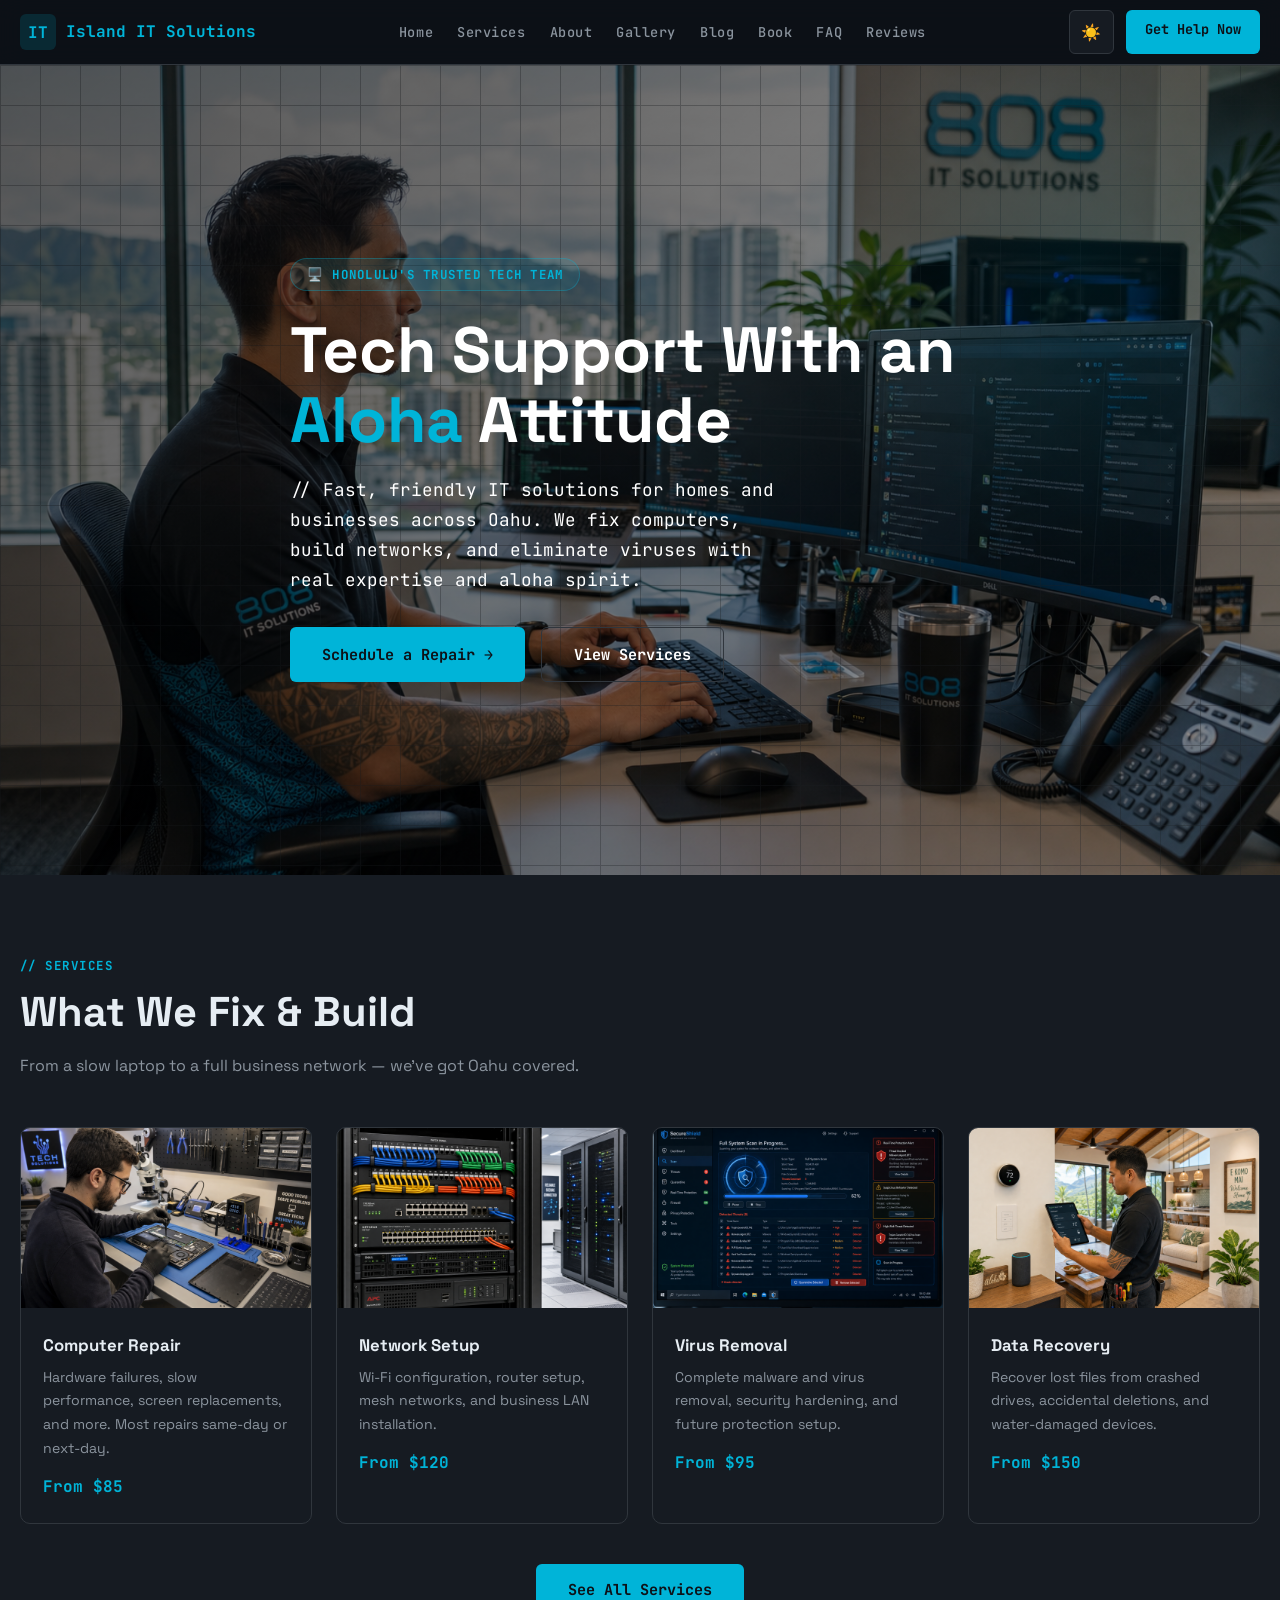
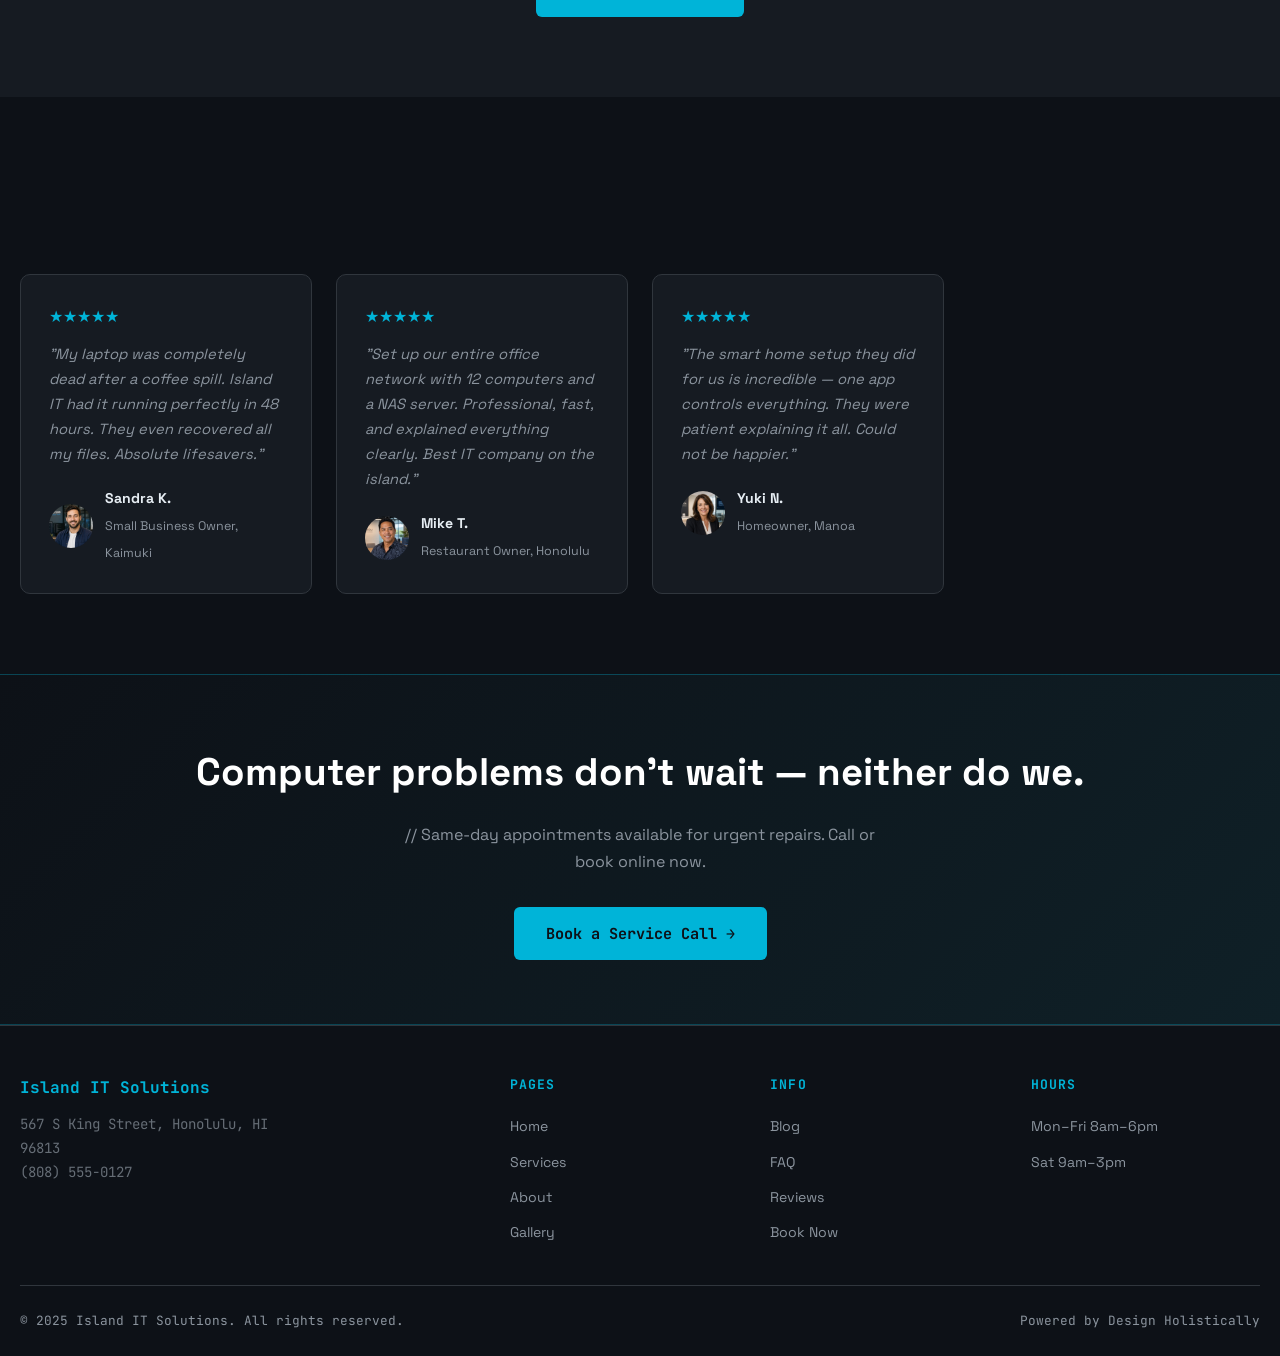
<file: index.html>
<!DOCTYPE html>
<html lang="en" data-theme="dark">
<head>
<meta charset="UTF-8"><meta name="viewport" content="width=device-width, initial-scale=1.0">
<title>Home — Island IT Solutions | Honolulu, Hawaii</title>
<meta name="description" content="Computer repair, network setup, virus removal, data recovery, and smart home setup in Honolulu, Hawaii.">
<meta property="og:title" content="Home — Island IT Solutions">
<meta property="og:type" content="website">
<link rel="stylesheet" href="css/style.css">

  <script type="application/ld+json">
  {
    "@context": "https://schema.org",
    "@type": "LocalBusiness",
    "name": "Island IT Solutions",
    "address": {
      "@type": "PostalAddress",
      "streetAddress": "567 S King Street",
      "addressLocality": "Honolulu",
      "addressRegion": "HI",
      "addressCountry": "US"
    },
    "telephone": "(808) 555-0127",
    "url": "https://designholistically.com"
  }
  </script>
  <link rel="icon" type="image/x-icon" href="images/favicon.ico">
  <link rel="icon" type="image/png" sizes="32x32" href="images/favicon-32x32.png">
  <link rel="icon" type="image/png" sizes="16x16" href="images/favicon-16x16.png">
  <link rel="apple-touch-icon" sizes="180x180" href="images/apple-touch-icon.png">
</head>
<body>
<header class="site-header">
  <div class="header-inner">
    <a href="index.html" class="logo-wrap">
      <svg width="36" height="36" viewBox="0 0 36 36" fill="none">
        <rect width="36" height="36" rx="6" fill="#00B4D8" opacity="0.15"/>
        <text x="18" y="24" text-anchor="middle" font-family="JetBrains Mono,monospace" font-weight="700" font-size="16" fill="#00B4D8">IT</text>
      </svg>
      <span>Island IT Solutions</span>
    </a>
    <nav><ul class="nav-links" id="nav-links">
      <li><a href="index.html">Home</a></li><li><a href="services.html">Services</a></li><li><a href="about.html">About</a></li><li><a href="gallery.html">Gallery</a></li><li><a href="blog.html">Blog</a></li><li><a href="booking.html">Book</a></li><li><a href="faq.html">FAQ</a></li><li><a href="reviews.html">Reviews</a></li>
    </ul></nav>
    <div class="header-actions">
      <button id="theme-toggle" class="btn-theme">☀️</button>
      <a href="booking.html" class="btn-book">Get Help Now</a>
      <button class="hamburger" id="hamburger" aria-label="Menu" aria-expanded="false"><span></span><span></span><span></span></button>
    </div>
  </div>
</header>
<main>

  <section class="hero" style="position:relative;overflow:hidden;min-height:90vh;display:flex;align-items:center;">
<div class="hero-bg" style="position:absolute;inset:0;z-index:0;"><img src="images/hero.png" alt="Island IT Solutions Hawaii" loading="eager" style="width:100%;height:100%;object-fit:cover;"></div>
<div class="hero-overlay" style="position:absolute;inset:0;z-index:1;background:linear-gradient(135deg,rgba(0,0,0,0.65) 0%,rgba(0,0,0,0.35) 100%);"></div>
    <div class="hero-grid"></div>
    <div class="hero-glow"></div>
    <div class="hero-content">
      <div class="hero-badge">🖥️ Honolulu's Trusted Tech Team</div>
      <h1>Tech Support With an <span>Aloha</span> Attitude</h1>
      <p>// Fast, friendly IT solutions for homes and businesses across Oahu. We fix computers, build networks, and eliminate viruses with real expertise and aloha spirit.</p>
      <div class="hero-cta">
        <a href="booking.html" class="btn-primary">Schedule a Repair →</a>
        <a href="services.html" class="btn-secondary">View Services</a>
      </div>
    </div>
  </section>

  <section class="section section-alt">
    <div class="section-inner">
      <div class="section-label reveal">// services</div>
      <h2 class="section-title reveal">What We Fix & Build</h2>
      <p class="section-sub reveal">From a slow laptop to a full business network — we've got Oahu covered.</p>
      <div class="services-grid">
        <div class="service-card reveal"><img src="images/service-repair.png" alt="Computer Repair"><div class="service-card-body"><h3>Computer Repair</h3><p>Hardware failures, slow performance, screen replacements, and more. Most repairs same-day or next-day.</p><div class="service-price">From $85</div></div></div>
        <div class="service-card reveal"><img src="images/service-network.png" alt="Network Setup"><div class="service-card-body"><h3>Network Setup</h3><p>Wi-Fi configuration, router setup, mesh networks, and business LAN installation.</p><div class="service-price">From $120</div></div></div>
        <div class="service-card reveal"><img src="images/service-virus.png" alt="Virus Removal"><div class="service-card-body"><h3>Virus Removal</h3><p>Complete malware and virus removal, security hardening, and future protection setup.</p><div class="service-price">From $95</div></div></div>
        <div class="service-card reveal"><img src="images/service-smart-home.png" alt="Data Recovery"><div class="service-card-body"><h3>Data Recovery</h3><p>Recover lost files from crashed drives, accidental deletions, and water-damaged devices.</p><div class="service-price">From $150</div></div></div>
      </div>
      <div style="text-align:center;margin-top:2.5rem;"><a href="services.html" class="btn-primary">See All Services</a></div>
    </div>
  </section>

  <section class="section">
    <div class="section-inner">
      <div class="section-label reveal">// reviews</div>
      <h2 class="section-title reveal">What Our Clients Say</h2>
      <div class="testimonials-grid">
        <div class="testimonial-card reveal"><div class="stars">★★★★★</div><p class="testimonial-text">"My laptop was completely dead after a coffee spill. Island IT had it running perfectly in 48 hours. They even recovered all my files. Absolute lifesavers."</p><div class="testimonial-author"><img src="images/avatar-1.png" alt="Sandra K."><div><strong>Sandra K.</strong><span>Small Business Owner, Kaimuki</span></div></div></div>
        <div class="testimonial-card reveal"><div class="stars">★★★★★</div><p class="testimonial-text">"Set up our entire office network with 12 computers and a NAS server. Professional, fast, and explained everything clearly. Best IT company on the island."</p><div class="testimonial-author"><img src="images/avatar-2.png" alt="Mike T."><div><strong>Mike T.</strong><span>Restaurant Owner, Honolulu</span></div></div></div>
        <div class="testimonial-card reveal"><div class="stars">★★★★★</div><p class="testimonial-text">"The smart home setup they did for us is incredible — one app controls everything. They were patient explaining it all. Could not be happier."</p><div class="testimonial-author"><img src="images/avatar-3.png" alt="Yuki N."><div><strong>Yuki N.</strong><span>Homeowner, Manoa</span></div></div></div>
      </div>
    </div>
  </section>

  <div class="cta-banner">
    <h2>Computer problems don't wait — neither do we.</h2>
    <p>// Same-day appointments available for urgent repairs. Call or book online now.</p>
    <a href="booking.html" class="btn-primary">Book a Service Call →</a>
  </div>

</main>
<footer class="site-footer">
  <div class="footer-inner">
    <div class="footer-brand">
      <div class="logo-wrap">Island IT Solutions</div>
      <p>567 S King Street, Honolulu, HI 96813<br>(808) 555-0127</p>
    </div>
    <div class="footer-col"><h4>Pages</h4><ul><li><a href="index.html">Home</a></li><li><a href="services.html">Services</a></li><li><a href="about.html">About</a></li><li><a href="gallery.html">Gallery</a></li></ul></div>
    <div class="footer-col"><h4>Info</h4><ul><li><a href="blog.html">Blog</a></li><li><a href="faq.html">FAQ</a></li><li><a href="reviews.html">Reviews</a></li><li><a href="booking.html">Book Now</a></li></ul></div>
    <div class="footer-col"><h4>Hours</h4><ul><li><a href="#">Mon–Fri 8am–6pm</a></li><li><a href="#">Sat 9am–3pm</a></li></ul></div>
  </div>
  <div class="footer-bottom">
    <span>© 2025 Island IT Solutions. All rights reserved.</span>
    <span>Powered by <a href="https://designholistically.com" target="_blank" rel="noopener">Design Holistically</a></span>
  </div>
</footer>
<button class="back-to-top" id="back-to-top" aria-label="Back to top">↑</button>
<script src="js/main.js"></script>
</body>
</html>
</file>
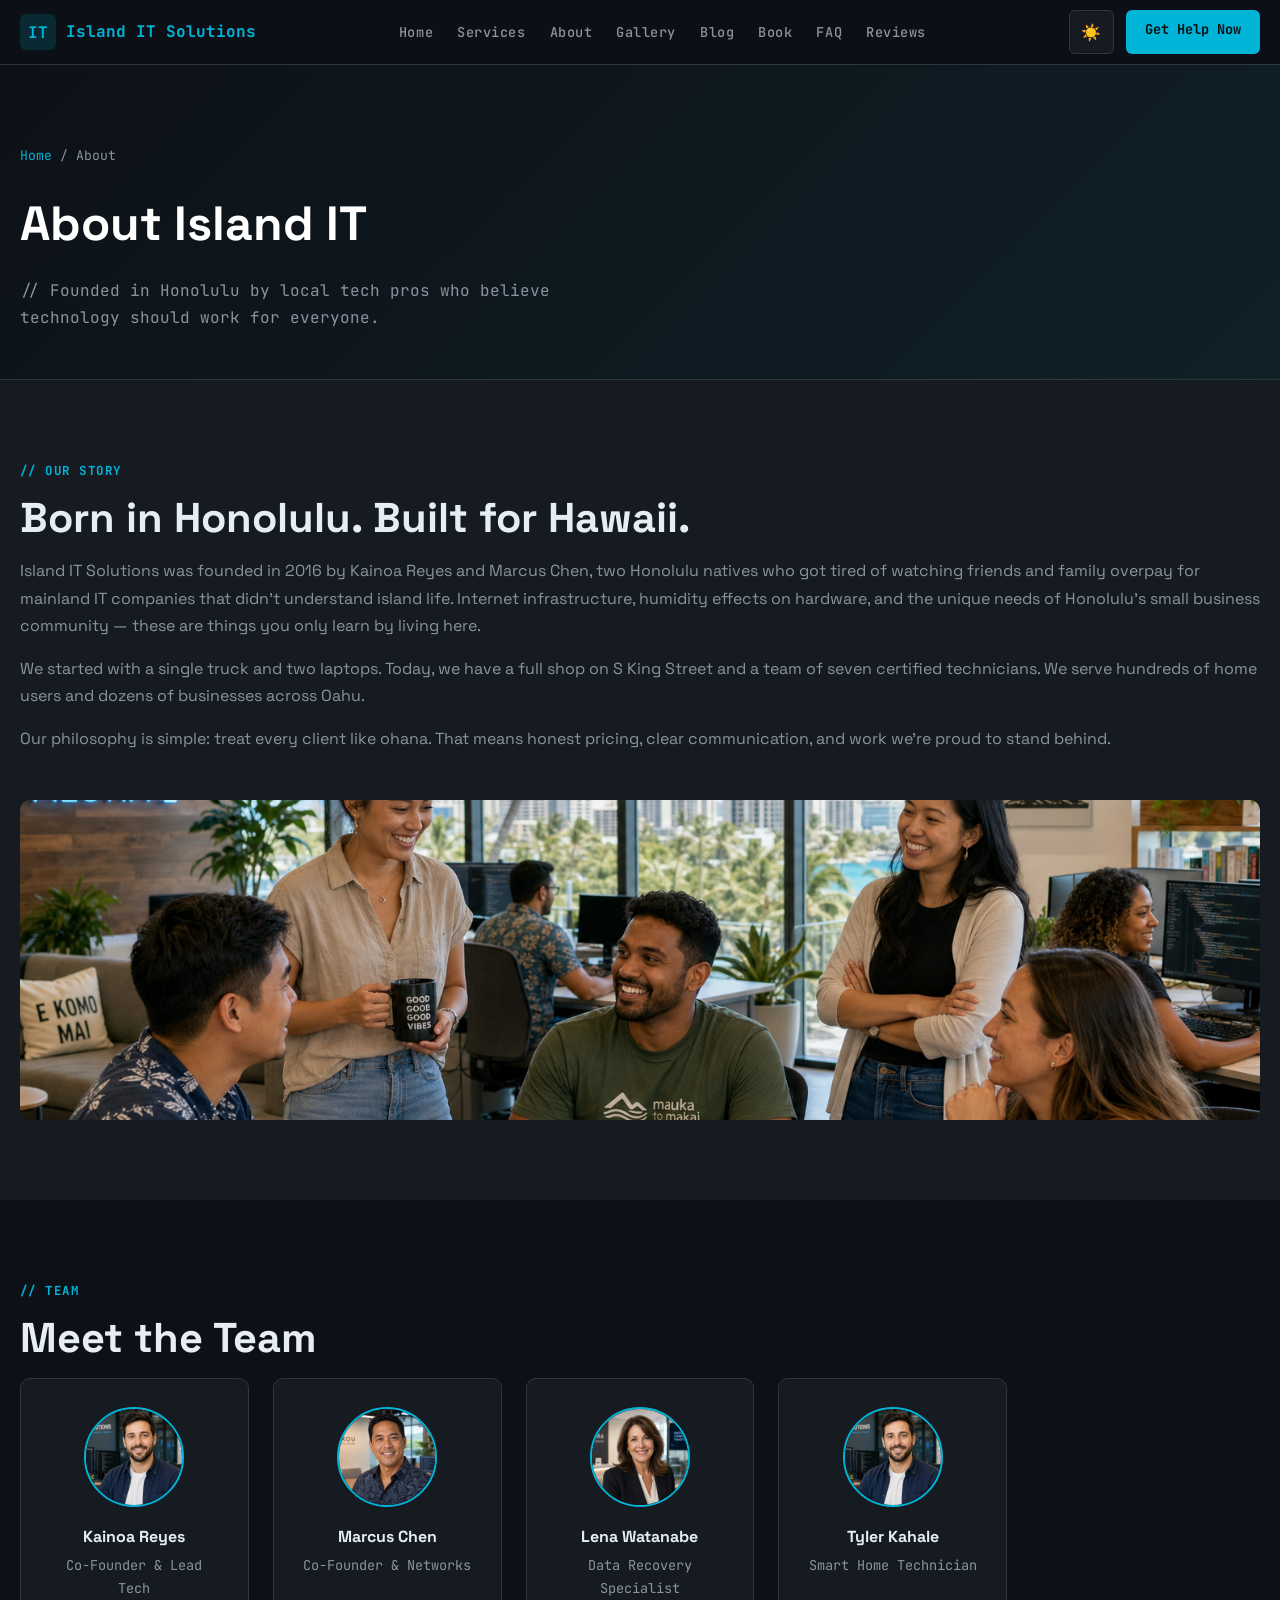
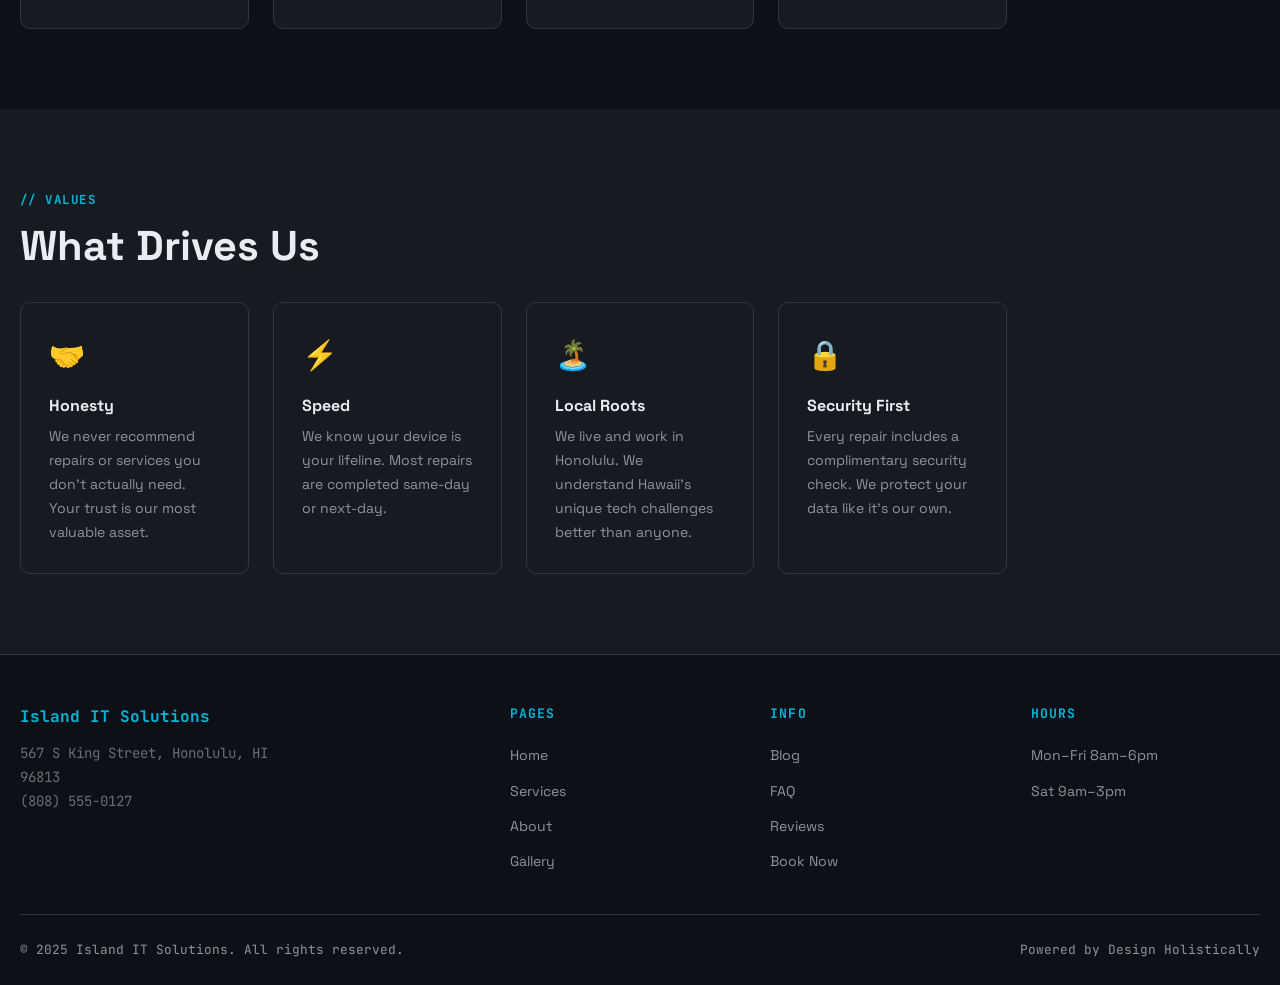
<file: about.html>
<!DOCTYPE html>
<html lang="en" data-theme="dark">
<head>
<meta charset="UTF-8"><meta name="viewport" content="width=device-width, initial-scale=1.0">
<title>About — Island IT Solutions | Honolulu, Hawaii</title>
<meta name="description" content="Island IT Solutions was founded by Honolulu locals who believe technology should work for everyone with aloha spirit.">
<meta property="og:title" content="About — Island IT Solutions">
<meta property="og:type" content="website">
<link rel="stylesheet" href="css/style.css">
  <link rel="icon" type="image/x-icon" href="images/favicon.ico">
  <link rel="icon" type="image/png" sizes="32x32" href="images/favicon-32x32.png">
  <link rel="icon" type="image/png" sizes="16x16" href="images/favicon-16x16.png">
  <link rel="apple-touch-icon" sizes="180x180" href="images/apple-touch-icon.png">
</head>
<body>
<header class="site-header">
  <div class="header-inner">
    <a href="index.html" class="logo-wrap">
      <svg width="36" height="36" viewBox="0 0 36 36" fill="none">
        <rect width="36" height="36" rx="6" fill="#00B4D8" opacity="0.15"/>
        <text x="18" y="24" text-anchor="middle" font-family="JetBrains Mono,monospace" font-weight="700" font-size="16" fill="#00B4D8">IT</text>
      </svg>
      <span>Island IT Solutions</span>
    </a>
    <nav><ul class="nav-links" id="nav-links">
      <li><a href="index.html">Home</a></li><li><a href="services.html">Services</a></li><li><a href="about.html">About</a></li><li><a href="gallery.html">Gallery</a></li><li><a href="blog.html">Blog</a></li><li><a href="booking.html">Book</a></li><li><a href="faq.html">FAQ</a></li><li><a href="reviews.html">Reviews</a></li>
    </ul></nav>
    <div class="header-actions">
      <button id="theme-toggle" class="btn-theme">☀️</button>
      <a href="booking.html" class="btn-book">Get Help Now</a>
      <button class="hamburger" id="hamburger" aria-label="Menu" aria-expanded="false"><span></span><span></span><span></span></button>
    </div>
  </div>
</header>
<main>

  <div class="page-hero"><div class="section-inner">
    <div class="breadcrumb"><a href="index.html">Home</a> / About</div>
    <h1>About Island IT</h1>
    <p>// Founded in Honolulu by local tech pros who believe technology should work for everyone.</p>
  </div></div>
  <section class="section section-alt"><div class="section-inner">
    <div style="display:grid;gap:3rem;">
      <div class="reveal">
        <div class="section-label">// our story</div>
        <h2 class="section-title">Born in Honolulu. Built for Hawaii.</h2>
        <p style="color:var(--text-muted);margin-bottom:1rem;">Island IT Solutions was founded in 2016 by Kainoa Reyes and Marcus Chen, two Honolulu natives who got tired of watching friends and family overpay for mainland IT companies that didn't understand island life. Internet infrastructure, humidity effects on hardware, and the unique needs of Honolulu's small business community — these are things you only learn by living here.</p>
        <p style="color:var(--text-muted);margin-bottom:1rem;">We started with a single truck and two laptops. Today, we have a full shop on S King Street and a team of seven certified technicians. We serve hundreds of home users and dozens of businesses across Oahu.</p>
        <p style="color:var(--text-muted);">Our philosophy is simple: treat every client like ohana. That means honest pricing, clear communication, and work we're proud to stand behind.</p>
      </div>
      <img src="images/about.png" alt="Island IT team" style="border-radius:10px;width:100%;height:320px;object-fit:cover;" class="reveal">
    </div>
  </div></section>
  <section class="section"><div class="section-inner">
    <div class="section-label reveal">// team</div>
    <h2 class="section-title reveal">Meet the Team</h2>
    <div class="team-grid">
      <div class="team-card reveal"><img src="images/avatar-1.png" alt="Kainoa Reyes"><h3>Kainoa Reyes</h3><p>Co-Founder & Lead Tech</p></div>
      <div class="team-card reveal"><img src="images/avatar-2.png" alt="Marcus Chen"><h3>Marcus Chen</h3><p>Co-Founder & Networks</p></div>
      <div class="team-card reveal"><img src="images/avatar-3.png" alt="Lena Watanabe"><h3>Lena Watanabe</h3><p>Data Recovery Specialist</p></div>
      <div class="team-card reveal"><img src="images/avatar-1.png" alt="Tyler Kahale"><h3>Tyler Kahale</h3><p>Smart Home Technician</p></div>
    </div>
  </div></section>
  <section class="section section-alt"><div class="section-inner">
    <div class="section-label reveal">// values</div>
    <h2 class="section-title reveal">What Drives Us</h2>
    <div class="values-grid">
      <div class="value-card reveal"><div class="value-icon">🤝</div><h3>Honesty</h3><p>We never recommend repairs or services you don't actually need. Your trust is our most valuable asset.</p></div>
      <div class="value-card reveal"><div class="value-icon">⚡</div><h3>Speed</h3><p>We know your device is your lifeline. Most repairs are completed same-day or next-day.</p></div>
      <div class="value-card reveal"><div class="value-icon">🏝️</div><h3>Local Roots</h3><p>We live and work in Honolulu. We understand Hawaii's unique tech challenges better than anyone.</p></div>
      <div class="value-card reveal"><div class="value-icon">🔒</div><h3>Security First</h3><p>Every repair includes a complimentary security check. We protect your data like it's our own.</p></div>
    </div>
  </div></section>

</main>
<footer class="site-footer">
  <div class="footer-inner">
    <div class="footer-brand">
      <div class="logo-wrap">Island IT Solutions</div>
      <p>567 S King Street, Honolulu, HI 96813<br>(808) 555-0127</p>
    </div>
    <div class="footer-col"><h4>Pages</h4><ul><li><a href="index.html">Home</a></li><li><a href="services.html">Services</a></li><li><a href="about.html">About</a></li><li><a href="gallery.html">Gallery</a></li></ul></div>
    <div class="footer-col"><h4>Info</h4><ul><li><a href="blog.html">Blog</a></li><li><a href="faq.html">FAQ</a></li><li><a href="reviews.html">Reviews</a></li><li><a href="booking.html">Book Now</a></li></ul></div>
    <div class="footer-col"><h4>Hours</h4><ul><li><a href="#">Mon–Fri 8am–6pm</a></li><li><a href="#">Sat 9am–3pm</a></li></ul></div>
  </div>
  <div class="footer-bottom">
    <span>© 2025 Island IT Solutions. All rights reserved.</span>
    <span>Powered by <a href="https://designholistically.com" target="_blank" rel="noopener">Design Holistically</a></span>
  </div>
</footer>
<button class="back-to-top" id="back-to-top" aria-label="Back to top">↑</button>
<script src="js/main.js"></script>
</body>
</html>
</file>
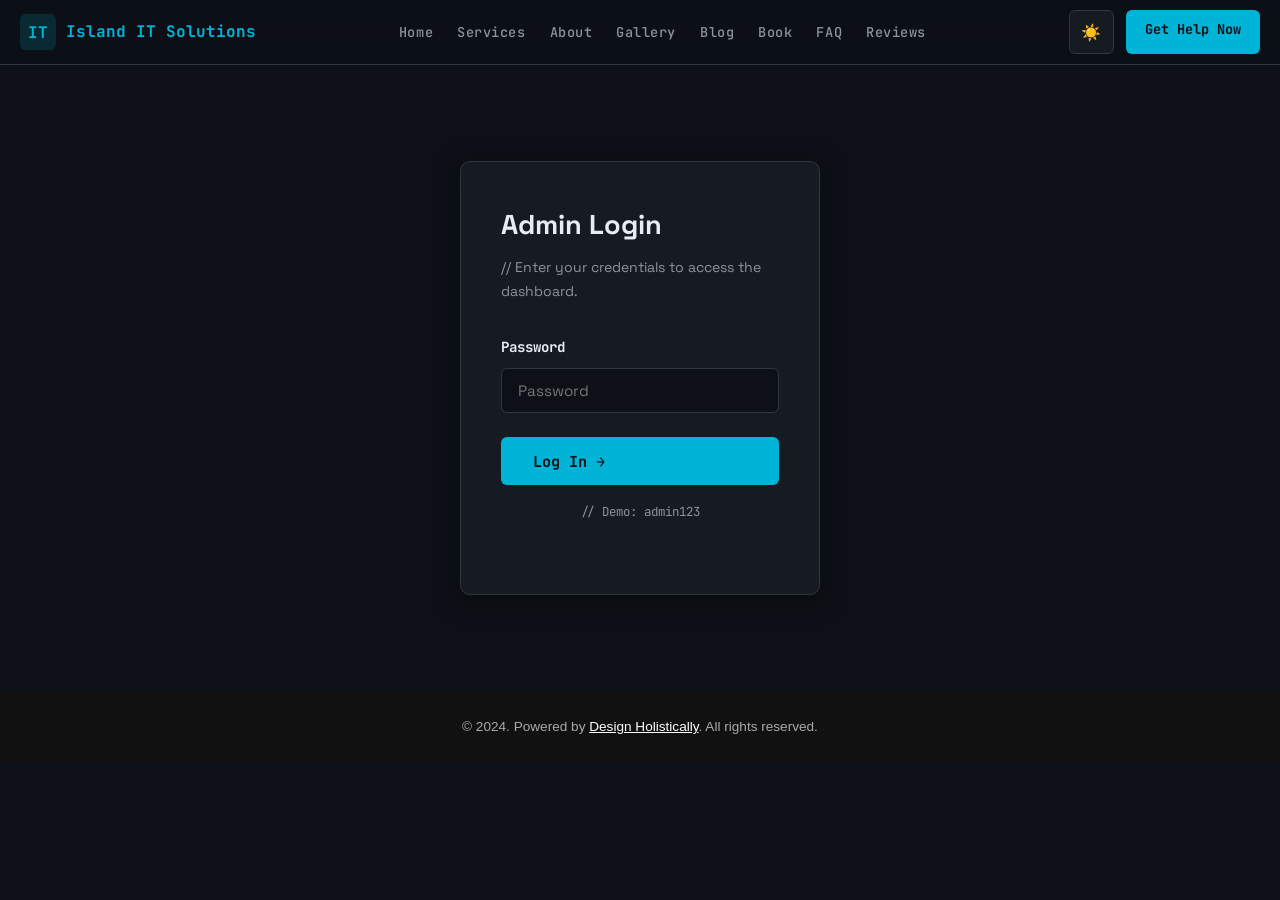
<file: admin.html>
<!DOCTYPE html>
<html lang="en" data-theme="dark">
<head>
<meta charset="UTF-8"><meta name="viewport" content="width=device-width, initial-scale=1.0">
<title>Admin — Island IT Solutions</title>
<meta name="robots" content="noindex">
<link rel="stylesheet" href="css/style.css">
  <link rel="icon" type="image/x-icon" href="images/favicon.ico">
  <link rel="icon" type="image/png" sizes="32x32" href="images/favicon-32x32.png">
  <link rel="icon" type="image/png" sizes="16x16" href="images/favicon-16x16.png">
  <link rel="apple-touch-icon" sizes="180x180" href="images/apple-touch-icon.png">
</head>
<body>
<header class="site-header">
  <div class="header-inner">
    <a href="index.html" class="logo-wrap">
      <svg width="36" height="36" viewBox="0 0 36 36" fill="none">
        <rect width="36" height="36" rx="6" fill="#00B4D8" opacity="0.15"/>
        <text x="18" y="24" text-anchor="middle" font-family="JetBrains Mono,monospace" font-weight="700" font-size="16" fill="#00B4D8">IT</text>
      </svg>
      <span>Island IT Solutions</span>
    </a>
    <nav><ul class="nav-links" id="nav-links">
      <li><a href="index.html">Home</a></li><li><a href="services.html">Services</a></li><li><a href="about.html">About</a></li><li><a href="gallery.html">Gallery</a></li><li><a href="blog.html">Blog</a></li><li><a href="booking.html">Book</a></li><li><a href="faq.html">FAQ</a></li><li><a href="reviews.html">Reviews</a></li>
    </ul></nav>
    <div class="header-actions">
      <button id="theme-toggle" class="btn-theme">☀️</button>
      <a href="booking.html" class="btn-book">Get Help Now</a>
      <button class="hamburger" id="hamburger" aria-label="Menu" aria-expanded="false"><span></span><span></span><span></span></button>
    </div>
  </div>
</header>
<main>
  <div id="login-section"><div class="admin-login"><div class="admin-card">
    <h1>Admin Login</h1>
    <p>// Enter your credentials to access the dashboard.</p>
    <form id="admin-login-form">
      <div class="form-group"><label for="admin-pw">Password</label><input type="password" id="admin-pw" placeholder="Password" autocomplete="current-password"></div>
      <p id="login-error" style="color:#DC2626;font-size:0.82rem;margin-bottom:0.75rem;font-family:var(--font-mono);"></p>
      <button type="submit" class="btn-primary" style="width:100%;">Log In →</button>
    </form>
    <p style="font-size:0.78rem;color:var(--text-muted);margin-top:1rem;text-align:center;font-family:var(--font-mono);">// Demo: admin123</p>
  </div></div></div>
  <div id="admin-dash" class="admin-dash">
    <div style="display:flex;justify-content:space-between;align-items:center;margin-bottom:2rem;flex-wrap:wrap;gap:1rem;">
      <div><h1 style="font-size:1.7rem;color:var(--text);">// Dashboard</h1><p style="color:var(--text-muted);font-family:var(--font-mono);">Island IT Solutions — Admin Panel</p></div>
      <a href="index.html" style="font-size:0.85rem;color:var(--accent);font-family:var(--font-mono);">← View Site</a>
    </div>
    <div class="stats-grid">
      <div class="stat-card"><div class="stat-num">31</div><div class="stat-label">Service Tickets (Month)</div></div>
      <div class="stat-card"><div class="stat-num">5</div><div class="stat-label">Open Tickets</div></div>
      <div class="stat-card"><div class="stat-num">$12,450</div><div class="stat-label">Revenue (Month)</div></div>
      <div class="stat-card"><div class="stat-num">4.8★</div><div class="stat-label">Avg Rating</div></div>
    </div>
    <div class="admin-table-wrap"><h2>Recent Bookings</h2><table>
      <thead><tr><th>Client</th><th>Service</th><th>Date</th><th>Amount</th><th>Status</th></tr></thead>
      <tbody>
        <tr><td>Sandra Kim</td><td>Water Damage Repair</td><td>Jun 28, 2025</td><td>$245</td><td><span class="badge badge-green">Completed</span></td></tr>
        <tr><td>Aloha Gifts LLC</td><td>Office Network Setup</td><td>Jun 27, 2025</td><td>$890</td><td><span class="badge badge-green">Completed</span></td></tr>
        <tr><td>Tom Fletcher</td><td>Virus Removal</td><td>Jun 30, 2025</td><td>$95</td><td><span class="badge badge-yellow">Scheduled</span></td></tr>
        <tr><td>Pacific Realty</td><td>IT Support Contract</td><td>Jul 1, 2025</td><td>$299/mo</td><td><span class="badge badge-green">Active</span></td></tr>
        <tr><td>Janet Park</td><td>Data Recovery</td><td>Jul 2, 2025</td><td>$185</td><td><span class="badge badge-yellow">In Progress</span></td></tr>
      </tbody>
    </table></div>
    <div class="admin-table-wrap"><h2>Recent Messages</h2><table>
      <thead><tr><th>From</th><th>Subject</th><th>Date</th><th>Status</th></tr></thead>
      <tbody>
        <tr><td>business@kaimukicafe.com</td><td>POS system down — urgent help needed</td><td>Jun 29, 2025</td><td><span class="badge badge-red">Unread</span></td></tr>
        <tr><td>tony.m@gmail.com</td><td>Laptop screen replacement quote</td><td>Jun 28, 2025</td><td><span class="badge badge-green">Replied</span></td></tr>
        <tr><td>admin@hilohomes.com</td><td>Smart home setup inquiry</td><td>Jun 27, 2025</td><td><span class="badge badge-yellow">Pending</span></td></tr>
      </tbody>
    </table></div>
  </div>
</main>
<script src="js/main.js"></script>

  <!-- Powered by Design Holistically -->
  <footer style="background:#111;color:#aaa;text-align:center;padding:1.5rem;font-size:0.85rem;font-family:sans-serif;">
    <p>&copy; 2024. Powered by <a href="https://designholistically.com" target="_blank" rel="noopener" style="color:#fff;text-decoration:underline;">Design Holistically</a>. All rights reserved.</p>
  </footer>

</body>
</html>
</file>
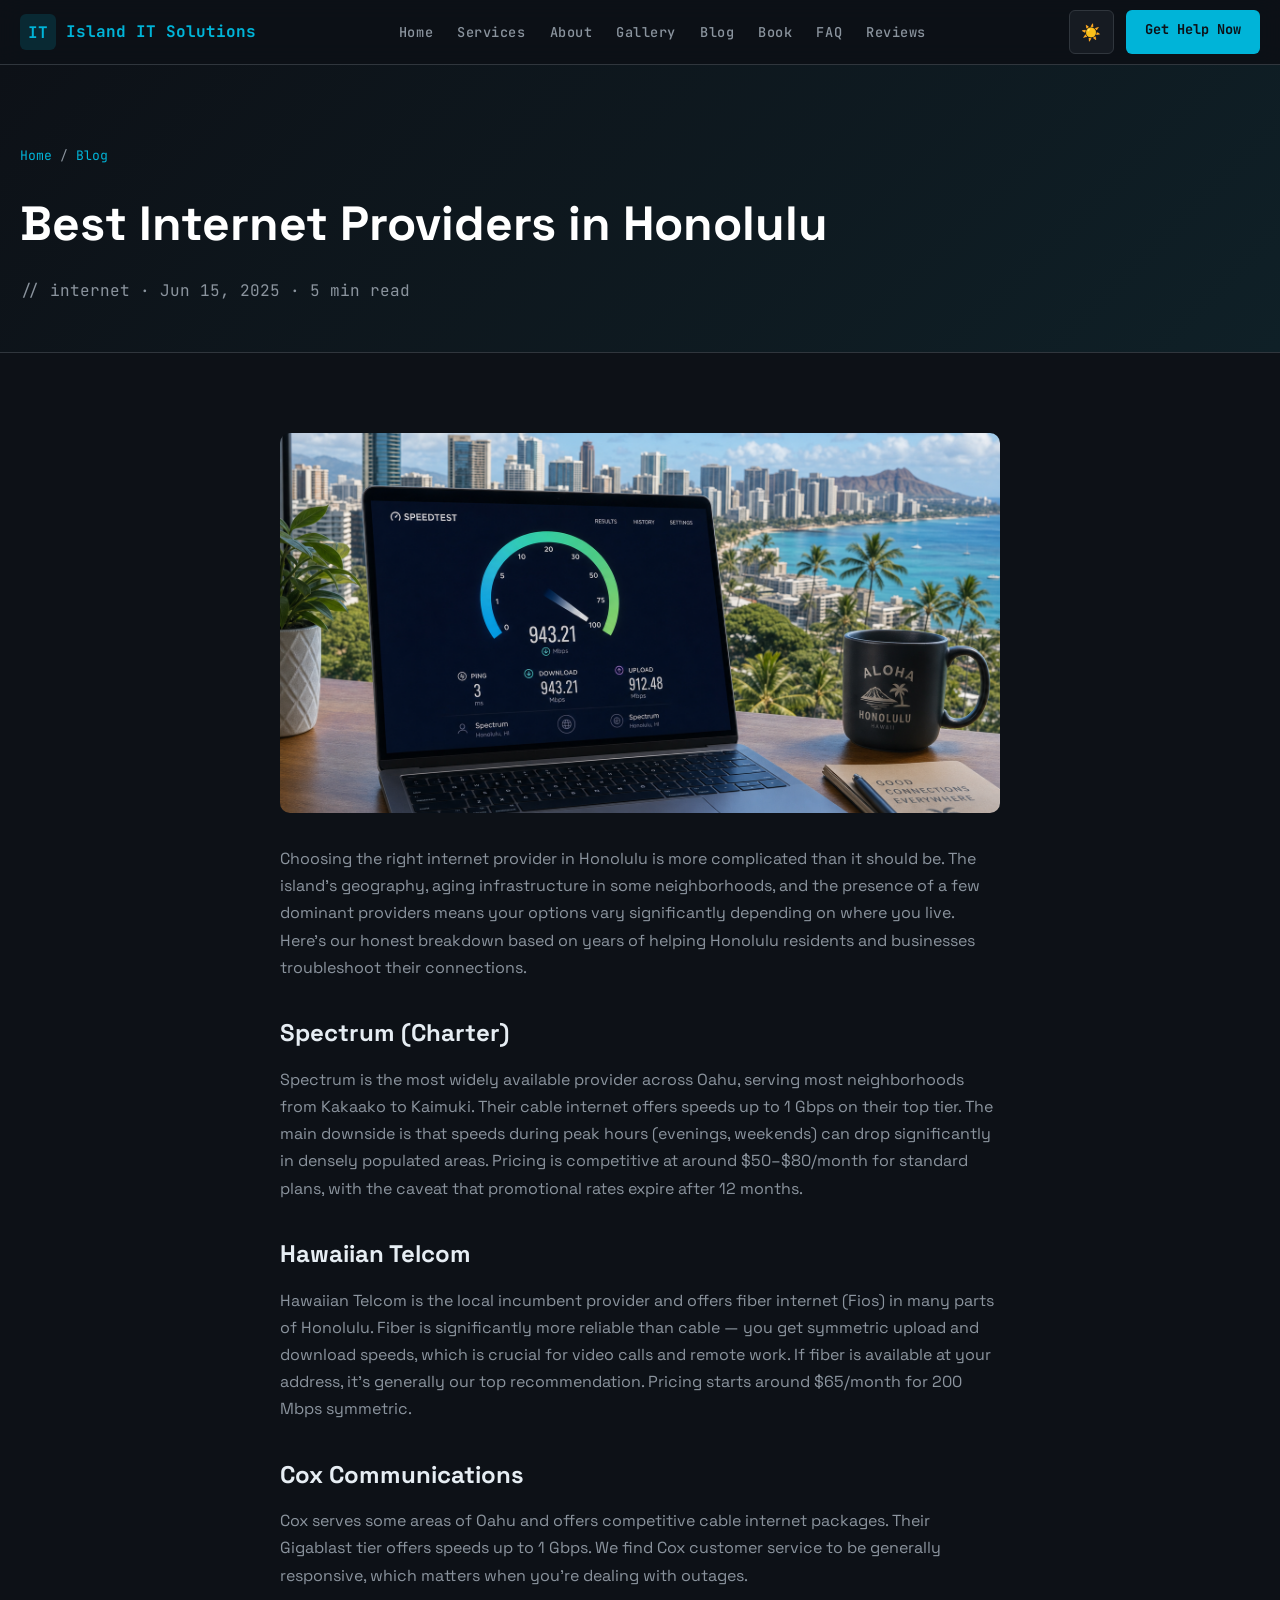
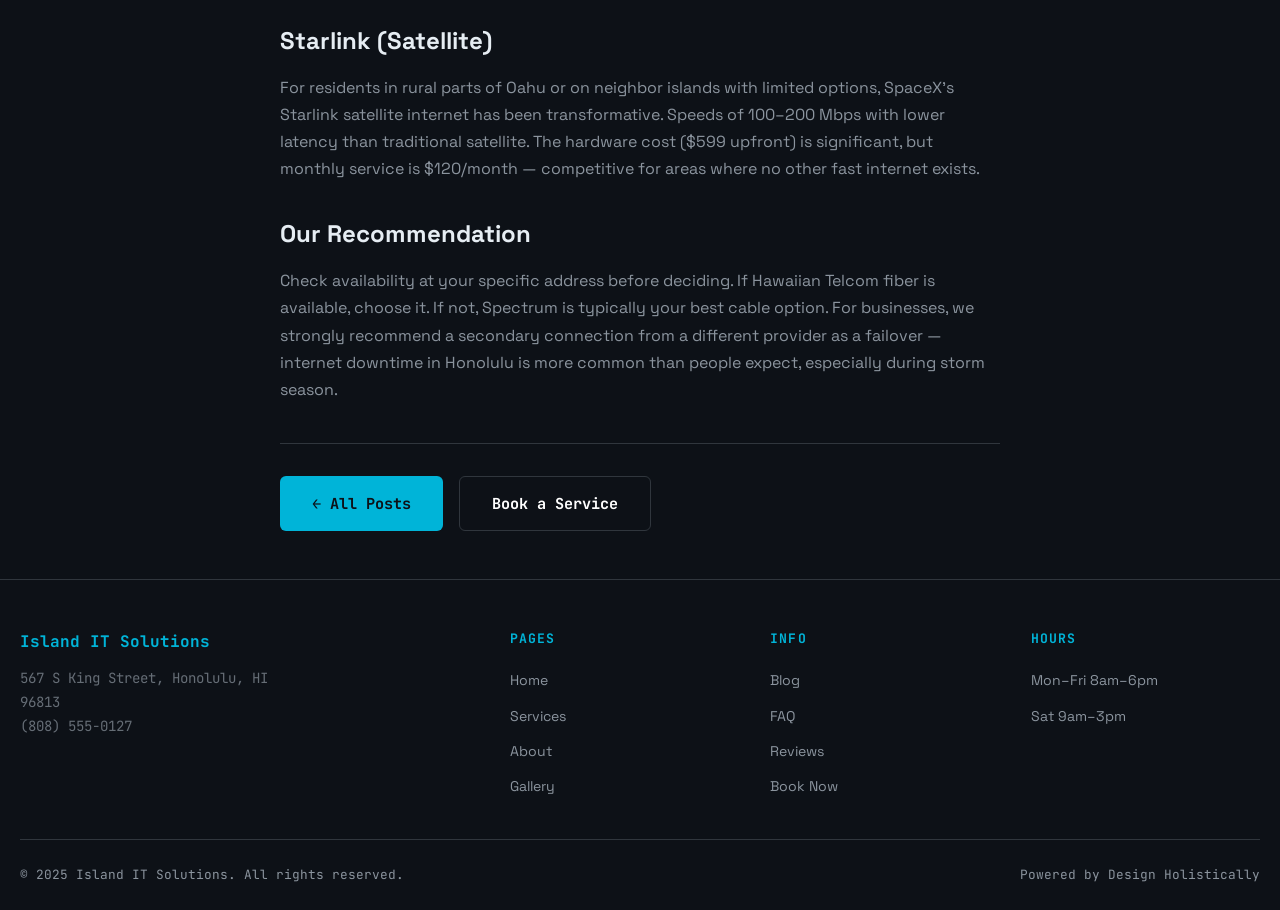
<file: blog-post-1.html>
<!DOCTYPE html>
<html lang="en" data-theme="dark">
<head>
<meta charset="UTF-8"><meta name="viewport" content="width=device-width, initial-scale=1.0">
<title>Best Internet Providers in Honolulu — Island IT Solutions | Honolulu, Hawaii</title>
<meta name="description" content="Best Internet Providers in Honolulu — tech tips from Island IT Solutions in Honolulu.">
<meta property="og:title" content="Best Internet Providers in Honolulu — Island IT Solutions">
<meta property="og:type" content="website">
<link rel="stylesheet" href="css/style.css">
  <link rel="icon" type="image/x-icon" href="images/favicon.ico">
  <link rel="icon" type="image/png" sizes="32x32" href="images/favicon-32x32.png">
  <link rel="icon" type="image/png" sizes="16x16" href="images/favicon-16x16.png">
  <link rel="apple-touch-icon" sizes="180x180" href="images/apple-touch-icon.png">
</head>
<body>
<header class="site-header">
  <div class="header-inner">
    <a href="index.html" class="logo-wrap">
      <svg width="36" height="36" viewBox="0 0 36 36" fill="none">
        <rect width="36" height="36" rx="6" fill="#00B4D8" opacity="0.15"/>
        <text x="18" y="24" text-anchor="middle" font-family="JetBrains Mono,monospace" font-weight="700" font-size="16" fill="#00B4D8">IT</text>
      </svg>
      <span>Island IT Solutions</span>
    </a>
    <nav><ul class="nav-links" id="nav-links">
      <li><a href="index.html">Home</a></li><li><a href="services.html">Services</a></li><li><a href="about.html">About</a></li><li><a href="gallery.html">Gallery</a></li><li><a href="blog.html">Blog</a></li><li><a href="booking.html">Book</a></li><li><a href="faq.html">FAQ</a></li><li><a href="reviews.html">Reviews</a></li>
    </ul></nav>
    <div class="header-actions">
      <button id="theme-toggle" class="btn-theme">☀️</button>
      <a href="booking.html" class="btn-book">Get Help Now</a>
      <button class="hamburger" id="hamburger" aria-label="Menu" aria-expanded="false"><span></span><span></span><span></span></button>
    </div>
  </div>
</header>
<main>

  <div class="page-hero"><div class="section-inner">
    <div class="breadcrumb"><a href="index.html">Home</a> / <a href="blog.html">Blog</a></div>
    <h1>Best Internet Providers in Honolulu</h1>
    <p class="meta">// internet · Jun 15, 2025 · 5 min read</p>
  </div></div>
  <article class="blog-post">
    <img src="images/blog-1.png" alt="Best Internet Providers in Honolulu">
    
    <p>Choosing the right internet provider in Honolulu is more complicated than it should be. The island's geography, aging infrastructure in some neighborhoods, and the presence of a few dominant providers means your options vary significantly depending on where you live. Here's our honest breakdown based on years of helping Honolulu residents and businesses troubleshoot their connections.</p>
    <h2>Spectrum (Charter)</h2>
    <p>Spectrum is the most widely available provider across Oahu, serving most neighborhoods from Kakaako to Kaimuki. Their cable internet offers speeds up to 1 Gbps on their top tier. The main downside is that speeds during peak hours (evenings, weekends) can drop significantly in densely populated areas. Pricing is competitive at around $50–$80/month for standard plans, with the caveat that promotional rates expire after 12 months.</p>
    <h2>Hawaiian Telcom</h2>
    <p>Hawaiian Telcom is the local incumbent provider and offers fiber internet (Fios) in many parts of Honolulu. Fiber is significantly more reliable than cable — you get symmetric upload and download speeds, which is crucial for video calls and remote work. If fiber is available at your address, it's generally our top recommendation. Pricing starts around $65/month for 200 Mbps symmetric.</p>
    <h2>Cox Communications</h2>
    <p>Cox serves some areas of Oahu and offers competitive cable internet packages. Their Gigablast tier offers speeds up to 1 Gbps. We find Cox customer service to be generally responsive, which matters when you're dealing with outages.</p>
    <h2>Starlink (Satellite)</h2>
    <p>For residents in rural parts of Oahu or on neighbor islands with limited options, SpaceX's Starlink satellite internet has been transformative. Speeds of 100–200 Mbps with lower latency than traditional satellite. The hardware cost ($599 upfront) is significant, but monthly service is $120/month — competitive for areas where no other fast internet exists.</p>
    <h2>Our Recommendation</h2>
    <p>Check availability at your specific address before deciding. If Hawaiian Telcom fiber is available, choose it. If not, Spectrum is typically your best cable option. For businesses, we strongly recommend a secondary connection from a different provider as a failover — internet downtime in Honolulu is more common than people expect, especially during storm season.</p>
    
    <div style="margin-top:2.5rem;padding-top:2rem;border-top:1px solid var(--border);display:flex;gap:1rem;flex-wrap:wrap;">
      <a href="blog.html" class="btn-primary">← All Posts</a>
      <a href="booking.html" class="btn-secondary">Book a Service</a>
    </div>
  </article>

</main>
<footer class="site-footer">
  <div class="footer-inner">
    <div class="footer-brand">
      <div class="logo-wrap">Island IT Solutions</div>
      <p>567 S King Street, Honolulu, HI 96813<br>(808) 555-0127</p>
    </div>
    <div class="footer-col"><h4>Pages</h4><ul><li><a href="index.html">Home</a></li><li><a href="services.html">Services</a></li><li><a href="about.html">About</a></li><li><a href="gallery.html">Gallery</a></li></ul></div>
    <div class="footer-col"><h4>Info</h4><ul><li><a href="blog.html">Blog</a></li><li><a href="faq.html">FAQ</a></li><li><a href="reviews.html">Reviews</a></li><li><a href="booking.html">Book Now</a></li></ul></div>
    <div class="footer-col"><h4>Hours</h4><ul><li><a href="#">Mon–Fri 8am–6pm</a></li><li><a href="#">Sat 9am–3pm</a></li></ul></div>
  </div>
  <div class="footer-bottom">
    <span>© 2025 Island IT Solutions. All rights reserved.</span>
    <span>Powered by <a href="https://designholistically.com" target="_blank" rel="noopener">Design Holistically</a></span>
  </div>
</footer>
<button class="back-to-top" id="back-to-top" aria-label="Back to top">↑</button>
<script src="js/main.js"></script>
</body>
</html>
</file>
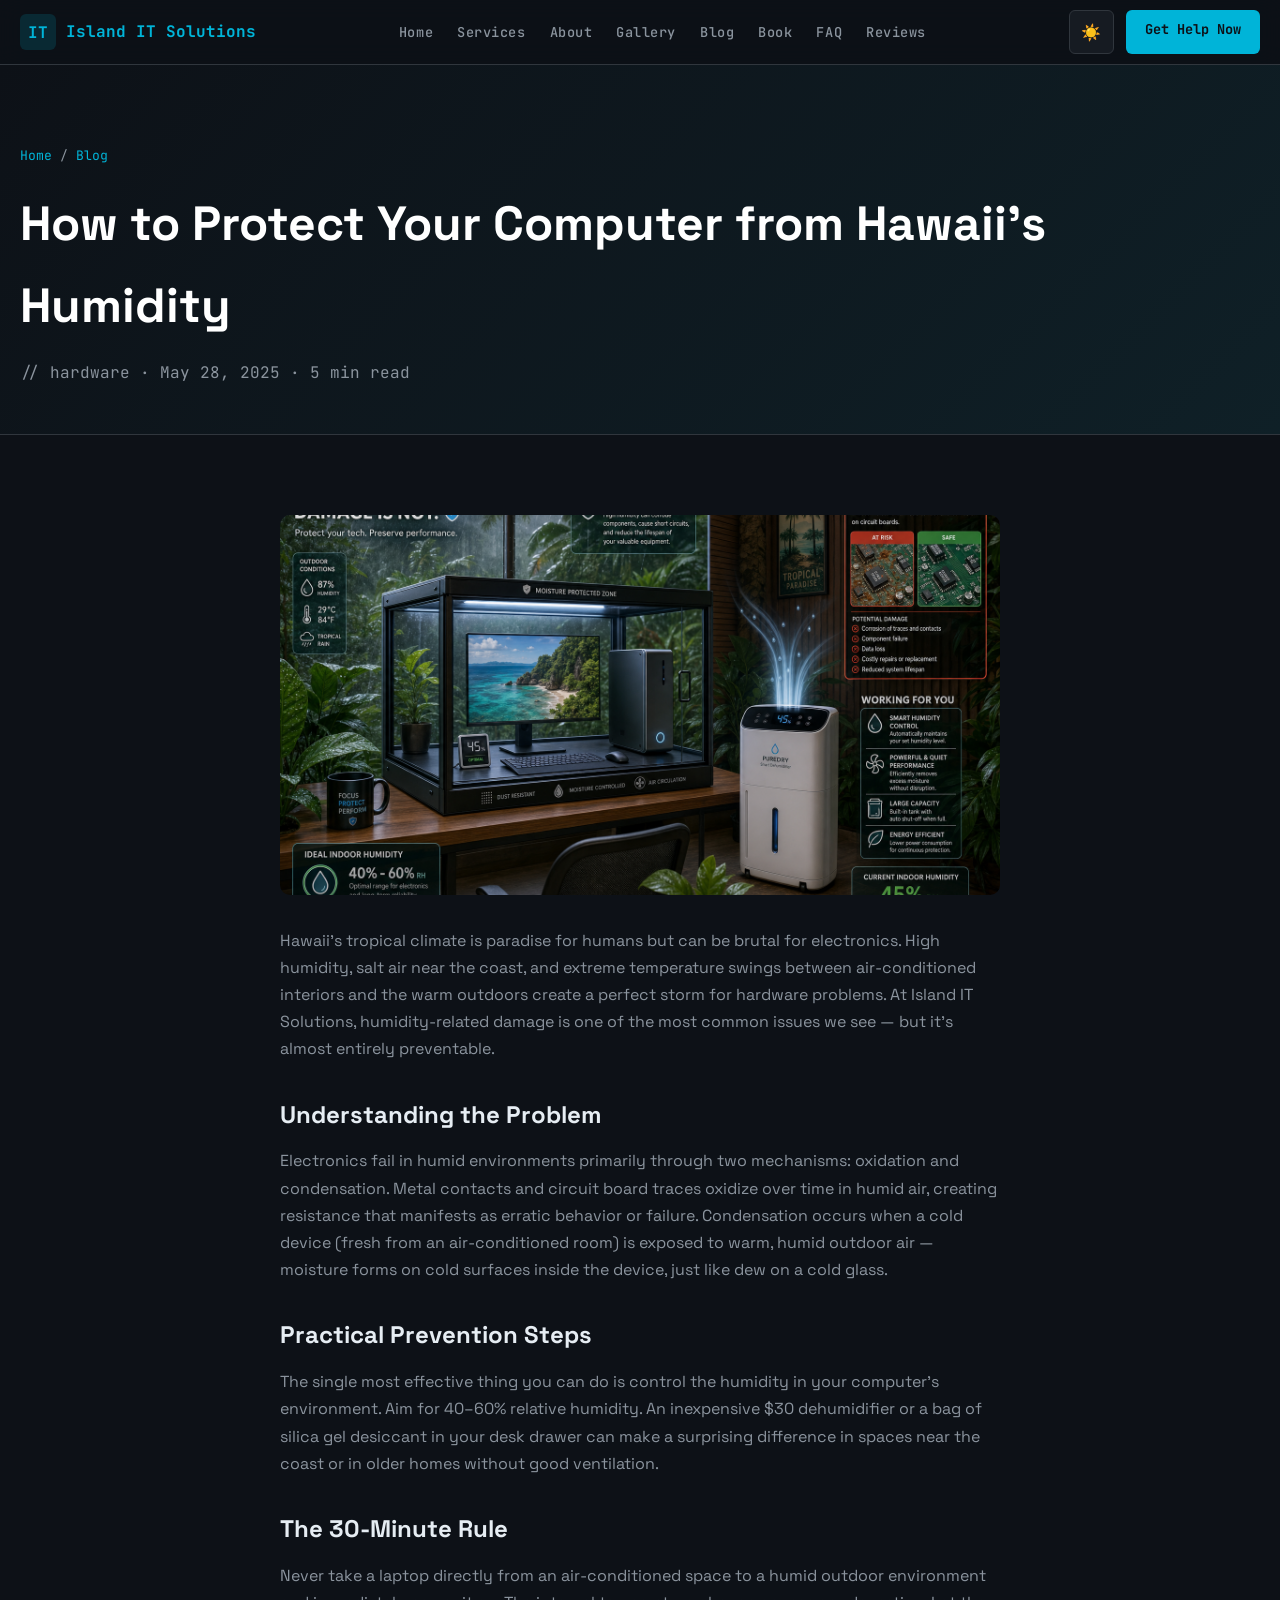
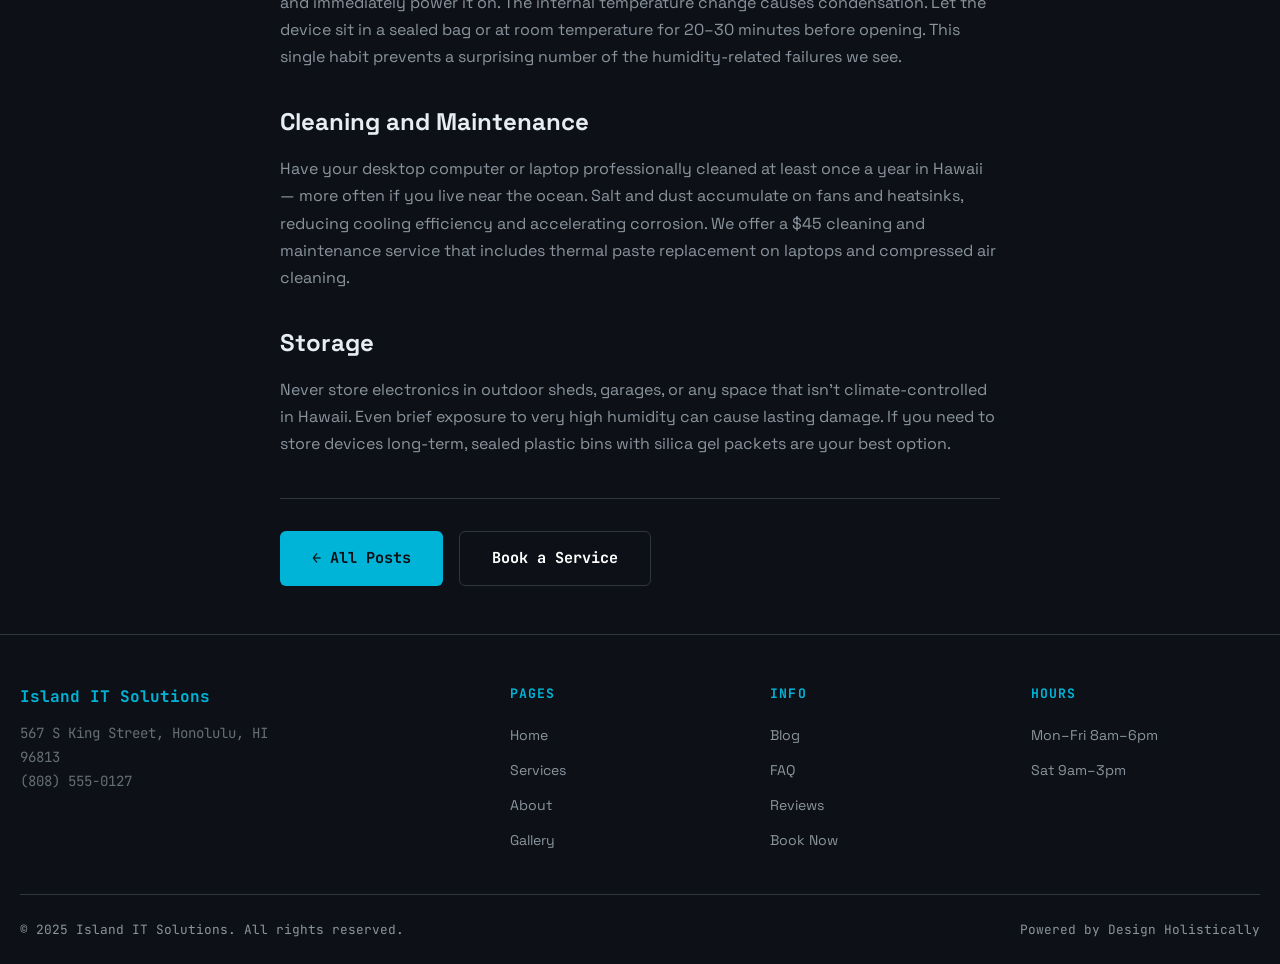
<file: blog-post-2.html>
<!DOCTYPE html>
<html lang="en" data-theme="dark">
<head>
<meta charset="UTF-8"><meta name="viewport" content="width=device-width, initial-scale=1.0">
<title>How to Protect Your Computer from Hawaii's Humidity — Island IT Solutions | Honolulu, Hawaii</title>
<meta name="description" content="How to Protect Your Computer from Hawaii's Humidity — tech tips from Island IT Solutions in Honolulu.">
<meta property="og:title" content="How to Protect Your Computer from Hawaii's Humidity — Island IT Solutions">
<meta property="og:type" content="website">
<link rel="stylesheet" href="css/style.css">
  <link rel="icon" type="image/x-icon" href="images/favicon.ico">
  <link rel="icon" type="image/png" sizes="32x32" href="images/favicon-32x32.png">
  <link rel="icon" type="image/png" sizes="16x16" href="images/favicon-16x16.png">
  <link rel="apple-touch-icon" sizes="180x180" href="images/apple-touch-icon.png">
</head>
<body>
<header class="site-header">
  <div class="header-inner">
    <a href="index.html" class="logo-wrap">
      <svg width="36" height="36" viewBox="0 0 36 36" fill="none">
        <rect width="36" height="36" rx="6" fill="#00B4D8" opacity="0.15"/>
        <text x="18" y="24" text-anchor="middle" font-family="JetBrains Mono,monospace" font-weight="700" font-size="16" fill="#00B4D8">IT</text>
      </svg>
      <span>Island IT Solutions</span>
    </a>
    <nav><ul class="nav-links" id="nav-links">
      <li><a href="index.html">Home</a></li><li><a href="services.html">Services</a></li><li><a href="about.html">About</a></li><li><a href="gallery.html">Gallery</a></li><li><a href="blog.html">Blog</a></li><li><a href="booking.html">Book</a></li><li><a href="faq.html">FAQ</a></li><li><a href="reviews.html">Reviews</a></li>
    </ul></nav>
    <div class="header-actions">
      <button id="theme-toggle" class="btn-theme">☀️</button>
      <a href="booking.html" class="btn-book">Get Help Now</a>
      <button class="hamburger" id="hamburger" aria-label="Menu" aria-expanded="false"><span></span><span></span><span></span></button>
    </div>
  </div>
</header>
<main>

  <div class="page-hero"><div class="section-inner">
    <div class="breadcrumb"><a href="index.html">Home</a> / <a href="blog.html">Blog</a></div>
    <h1>How to Protect Your Computer from Hawaii's Humidity</h1>
    <p class="meta">// hardware · May 28, 2025 · 5 min read</p>
  </div></div>
  <article class="blog-post">
    <img src="images/blog-2.png" alt="How to Protect Your Computer from Hawaii's Humidity">
    
    <p>Hawaii's tropical climate is paradise for humans but can be brutal for electronics. High humidity, salt air near the coast, and extreme temperature swings between air-conditioned interiors and the warm outdoors create a perfect storm for hardware problems. At Island IT Solutions, humidity-related damage is one of the most common issues we see — but it's almost entirely preventable.</p>
    <h2>Understanding the Problem</h2>
    <p>Electronics fail in humid environments primarily through two mechanisms: oxidation and condensation. Metal contacts and circuit board traces oxidize over time in humid air, creating resistance that manifests as erratic behavior or failure. Condensation occurs when a cold device (fresh from an air-conditioned room) is exposed to warm, humid outdoor air — moisture forms on cold surfaces inside the device, just like dew on a cold glass.</p>
    <h2>Practical Prevention Steps</h2>
    <p>The single most effective thing you can do is control the humidity in your computer's environment. Aim for 40–60% relative humidity. An inexpensive $30 dehumidifier or a bag of silica gel desiccant in your desk drawer can make a surprising difference in spaces near the coast or in older homes without good ventilation.</p>
    <h2>The 30-Minute Rule</h2>
    <p>Never take a laptop directly from an air-conditioned space to a humid outdoor environment and immediately power it on. The internal temperature change causes condensation. Let the device sit in a sealed bag or at room temperature for 20–30 minutes before opening. This single habit prevents a surprising number of the humidity-related failures we see.</p>
    <h2>Cleaning and Maintenance</h2>
    <p>Have your desktop computer or laptop professionally cleaned at least once a year in Hawaii — more often if you live near the ocean. Salt and dust accumulate on fans and heatsinks, reducing cooling efficiency and accelerating corrosion. We offer a $45 cleaning and maintenance service that includes thermal paste replacement on laptops and compressed air cleaning.</p>
    <h2>Storage</h2>
    <p>Never store electronics in outdoor sheds, garages, or any space that isn't climate-controlled in Hawaii. Even brief exposure to very high humidity can cause lasting damage. If you need to store devices long-term, sealed plastic bins with silica gel packets are your best option.</p>
    
    <div style="margin-top:2.5rem;padding-top:2rem;border-top:1px solid var(--border);display:flex;gap:1rem;flex-wrap:wrap;">
      <a href="blog.html" class="btn-primary">← All Posts</a>
      <a href="booking.html" class="btn-secondary">Book a Service</a>
    </div>
  </article>

</main>
<footer class="site-footer">
  <div class="footer-inner">
    <div class="footer-brand">
      <div class="logo-wrap">Island IT Solutions</div>
      <p>567 S King Street, Honolulu, HI 96813<br>(808) 555-0127</p>
    </div>
    <div class="footer-col"><h4>Pages</h4><ul><li><a href="index.html">Home</a></li><li><a href="services.html">Services</a></li><li><a href="about.html">About</a></li><li><a href="gallery.html">Gallery</a></li></ul></div>
    <div class="footer-col"><h4>Info</h4><ul><li><a href="blog.html">Blog</a></li><li><a href="faq.html">FAQ</a></li><li><a href="reviews.html">Reviews</a></li><li><a href="booking.html">Book Now</a></li></ul></div>
    <div class="footer-col"><h4>Hours</h4><ul><li><a href="#">Mon–Fri 8am–6pm</a></li><li><a href="#">Sat 9am–3pm</a></li></ul></div>
  </div>
  <div class="footer-bottom">
    <span>© 2025 Island IT Solutions. All rights reserved.</span>
    <span>Powered by <a href="https://designholistically.com" target="_blank" rel="noopener">Design Holistically</a></span>
  </div>
</footer>
<button class="back-to-top" id="back-to-top" aria-label="Back to top">↑</button>
<script src="js/main.js"></script>
</body>
</html>
</file>
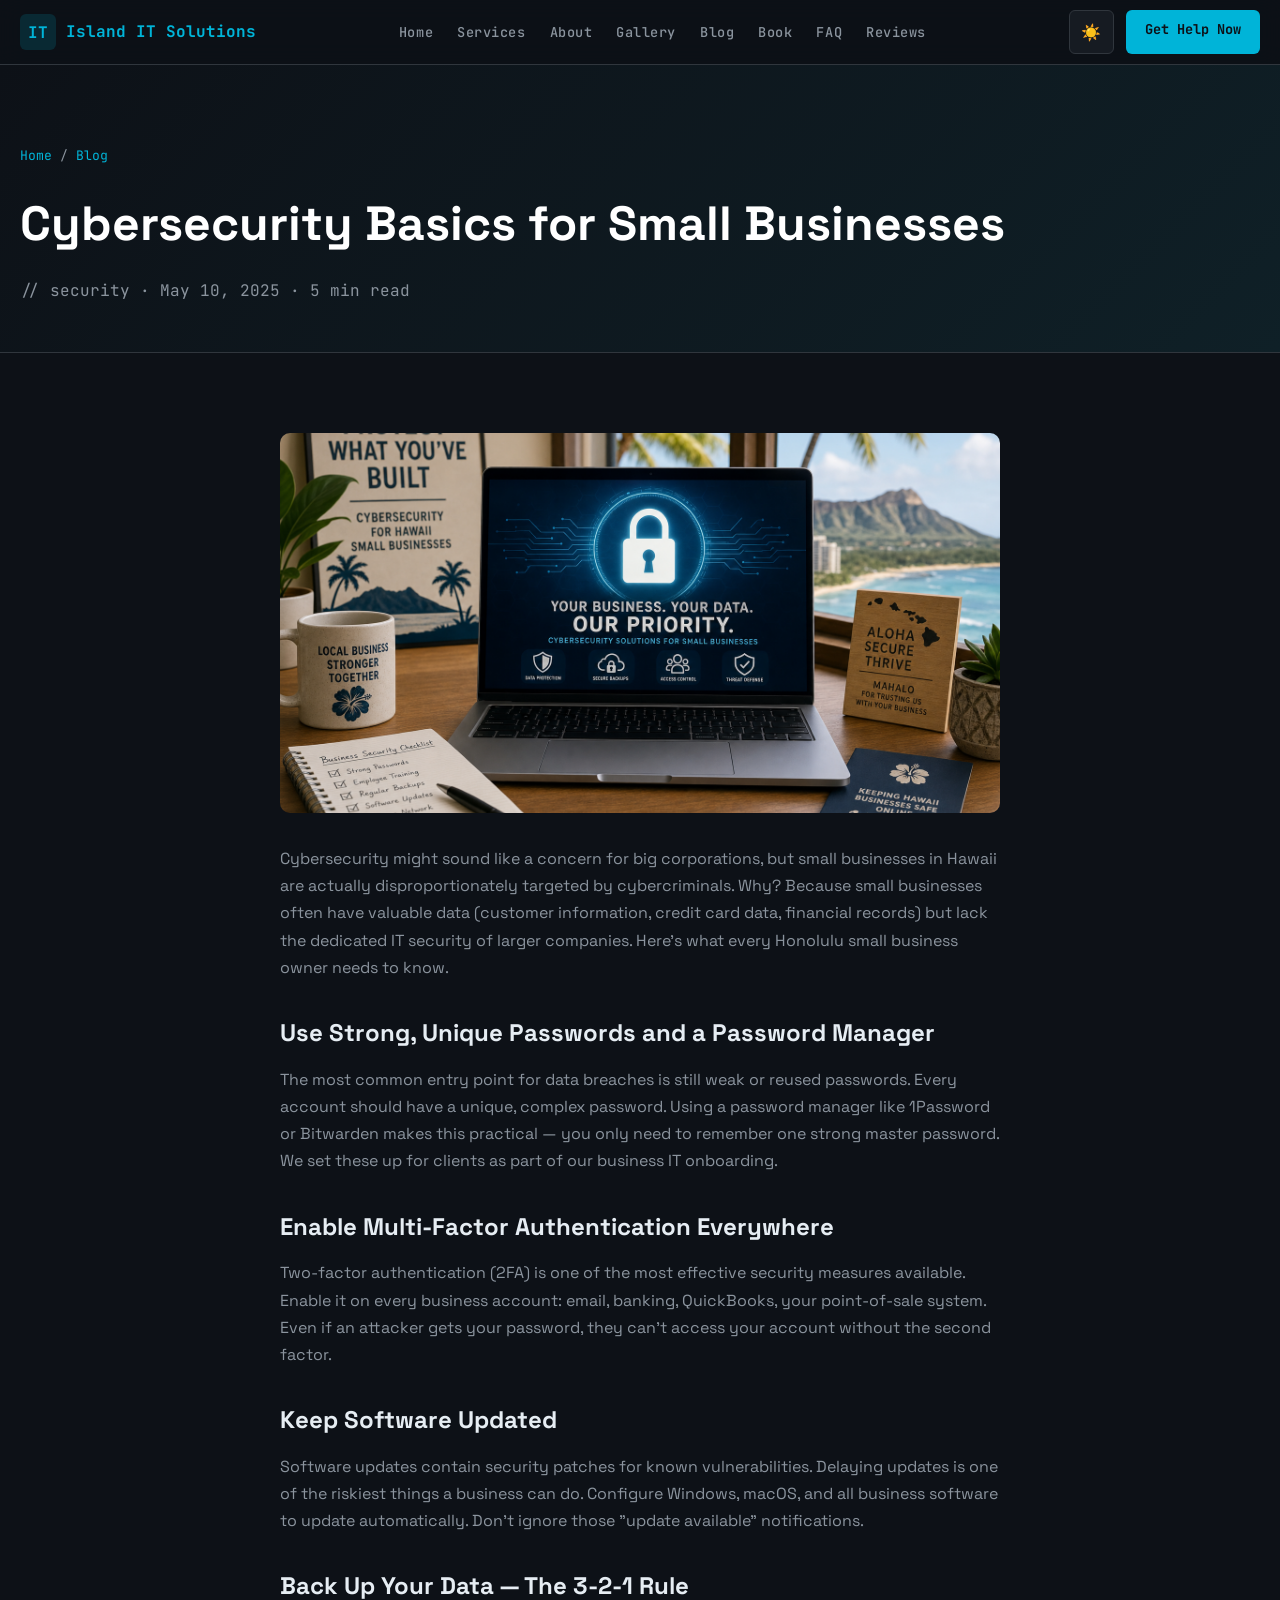
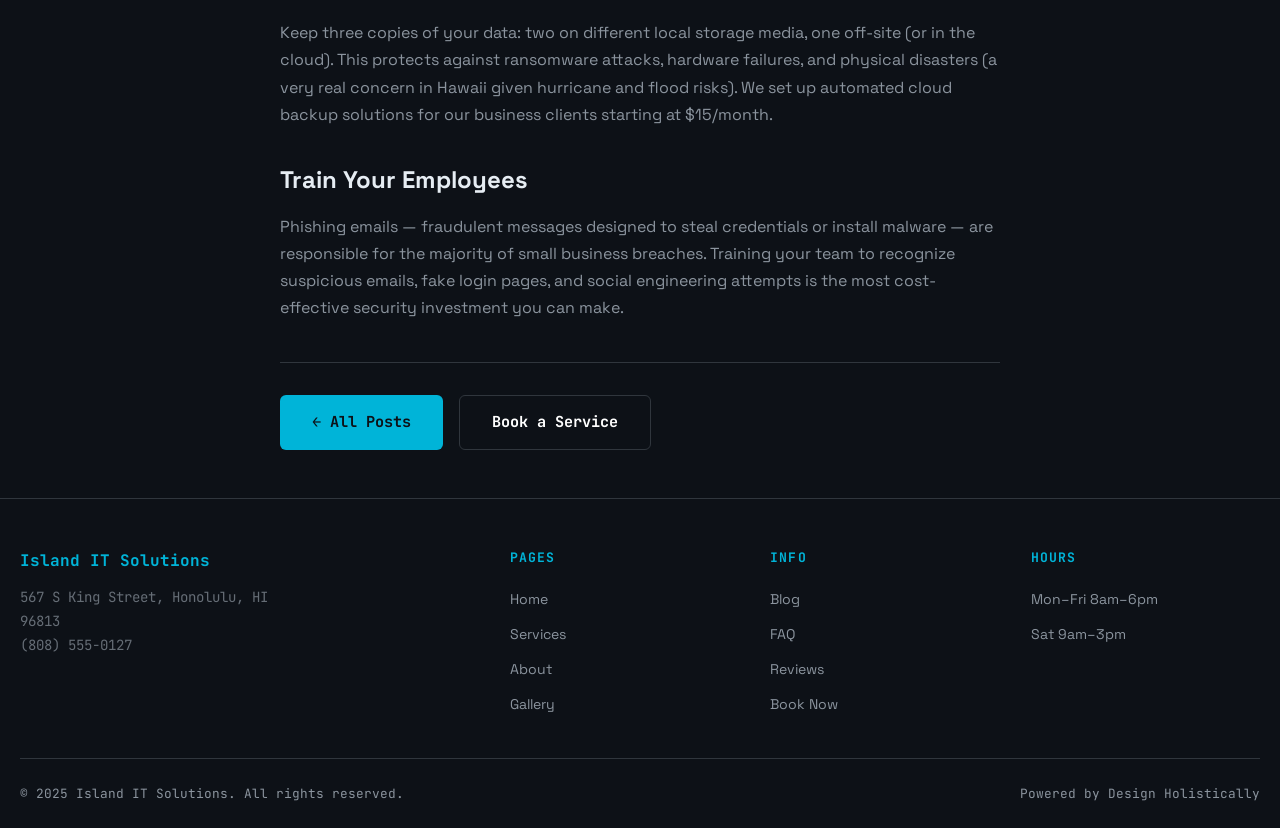
<file: blog-post-3.html>
<!DOCTYPE html>
<html lang="en" data-theme="dark">
<head>
<meta charset="UTF-8"><meta name="viewport" content="width=device-width, initial-scale=1.0">
<title>Cybersecurity Basics for Small Businesses — Island IT Solutions | Honolulu, Hawaii</title>
<meta name="description" content="Cybersecurity Basics for Small Businesses — tech tips from Island IT Solutions in Honolulu.">
<meta property="og:title" content="Cybersecurity Basics for Small Businesses — Island IT Solutions">
<meta property="og:type" content="website">
<link rel="stylesheet" href="css/style.css">
  <link rel="icon" type="image/x-icon" href="images/favicon.ico">
  <link rel="icon" type="image/png" sizes="32x32" href="images/favicon-32x32.png">
  <link rel="icon" type="image/png" sizes="16x16" href="images/favicon-16x16.png">
  <link rel="apple-touch-icon" sizes="180x180" href="images/apple-touch-icon.png">
</head>
<body>
<header class="site-header">
  <div class="header-inner">
    <a href="index.html" class="logo-wrap">
      <svg width="36" height="36" viewBox="0 0 36 36" fill="none">
        <rect width="36" height="36" rx="6" fill="#00B4D8" opacity="0.15"/>
        <text x="18" y="24" text-anchor="middle" font-family="JetBrains Mono,monospace" font-weight="700" font-size="16" fill="#00B4D8">IT</text>
      </svg>
      <span>Island IT Solutions</span>
    </a>
    <nav><ul class="nav-links" id="nav-links">
      <li><a href="index.html">Home</a></li><li><a href="services.html">Services</a></li><li><a href="about.html">About</a></li><li><a href="gallery.html">Gallery</a></li><li><a href="blog.html">Blog</a></li><li><a href="booking.html">Book</a></li><li><a href="faq.html">FAQ</a></li><li><a href="reviews.html">Reviews</a></li>
    </ul></nav>
    <div class="header-actions">
      <button id="theme-toggle" class="btn-theme">☀️</button>
      <a href="booking.html" class="btn-book">Get Help Now</a>
      <button class="hamburger" id="hamburger" aria-label="Menu" aria-expanded="false"><span></span><span></span><span></span></button>
    </div>
  </div>
</header>
<main>

  <div class="page-hero"><div class="section-inner">
    <div class="breadcrumb"><a href="index.html">Home</a> / <a href="blog.html">Blog</a></div>
    <h1>Cybersecurity Basics for Small Businesses</h1>
    <p class="meta">// security · May 10, 2025 · 5 min read</p>
  </div></div>
  <article class="blog-post">
    <img src="images/blog-3.png" alt="Cybersecurity Basics for Small Businesses">
    
    <p>Cybersecurity might sound like a concern for big corporations, but small businesses in Hawaii are actually disproportionately targeted by cybercriminals. Why? Because small businesses often have valuable data (customer information, credit card data, financial records) but lack the dedicated IT security of larger companies. Here's what every Honolulu small business owner needs to know.</p>
    <h2>Use Strong, Unique Passwords and a Password Manager</h2>
    <p>The most common entry point for data breaches is still weak or reused passwords. Every account should have a unique, complex password. Using a password manager like 1Password or Bitwarden makes this practical — you only need to remember one strong master password. We set these up for clients as part of our business IT onboarding.</p>
    <h2>Enable Multi-Factor Authentication Everywhere</h2>
    <p>Two-factor authentication (2FA) is one of the most effective security measures available. Enable it on every business account: email, banking, QuickBooks, your point-of-sale system. Even if an attacker gets your password, they can't access your account without the second factor.</p>
    <h2>Keep Software Updated</h2>
    <p>Software updates contain security patches for known vulnerabilities. Delaying updates is one of the riskiest things a business can do. Configure Windows, macOS, and all business software to update automatically. Don't ignore those "update available" notifications.</p>
    <h2>Back Up Your Data — The 3-2-1 Rule</h2>
    <p>Keep three copies of your data: two on different local storage media, one off-site (or in the cloud). This protects against ransomware attacks, hardware failures, and physical disasters (a very real concern in Hawaii given hurricane and flood risks). We set up automated cloud backup solutions for our business clients starting at $15/month.</p>
    <h2>Train Your Employees</h2>
    <p>Phishing emails — fraudulent messages designed to steal credentials or install malware — are responsible for the majority of small business breaches. Training your team to recognize suspicious emails, fake login pages, and social engineering attempts is the most cost-effective security investment you can make.</p>
    
    <div style="margin-top:2.5rem;padding-top:2rem;border-top:1px solid var(--border);display:flex;gap:1rem;flex-wrap:wrap;">
      <a href="blog.html" class="btn-primary">← All Posts</a>
      <a href="booking.html" class="btn-secondary">Book a Service</a>
    </div>
  </article>

</main>
<footer class="site-footer">
  <div class="footer-inner">
    <div class="footer-brand">
      <div class="logo-wrap">Island IT Solutions</div>
      <p>567 S King Street, Honolulu, HI 96813<br>(808) 555-0127</p>
    </div>
    <div class="footer-col"><h4>Pages</h4><ul><li><a href="index.html">Home</a></li><li><a href="services.html">Services</a></li><li><a href="about.html">About</a></li><li><a href="gallery.html">Gallery</a></li></ul></div>
    <div class="footer-col"><h4>Info</h4><ul><li><a href="blog.html">Blog</a></li><li><a href="faq.html">FAQ</a></li><li><a href="reviews.html">Reviews</a></li><li><a href="booking.html">Book Now</a></li></ul></div>
    <div class="footer-col"><h4>Hours</h4><ul><li><a href="#">Mon–Fri 8am–6pm</a></li><li><a href="#">Sat 9am–3pm</a></li></ul></div>
  </div>
  <div class="footer-bottom">
    <span>© 2025 Island IT Solutions. All rights reserved.</span>
    <span>Powered by <a href="https://designholistically.com" target="_blank" rel="noopener">Design Holistically</a></span>
  </div>
</footer>
<button class="back-to-top" id="back-to-top" aria-label="Back to top">↑</button>
<script src="js/main.js"></script>
</body>
</html>
</file>
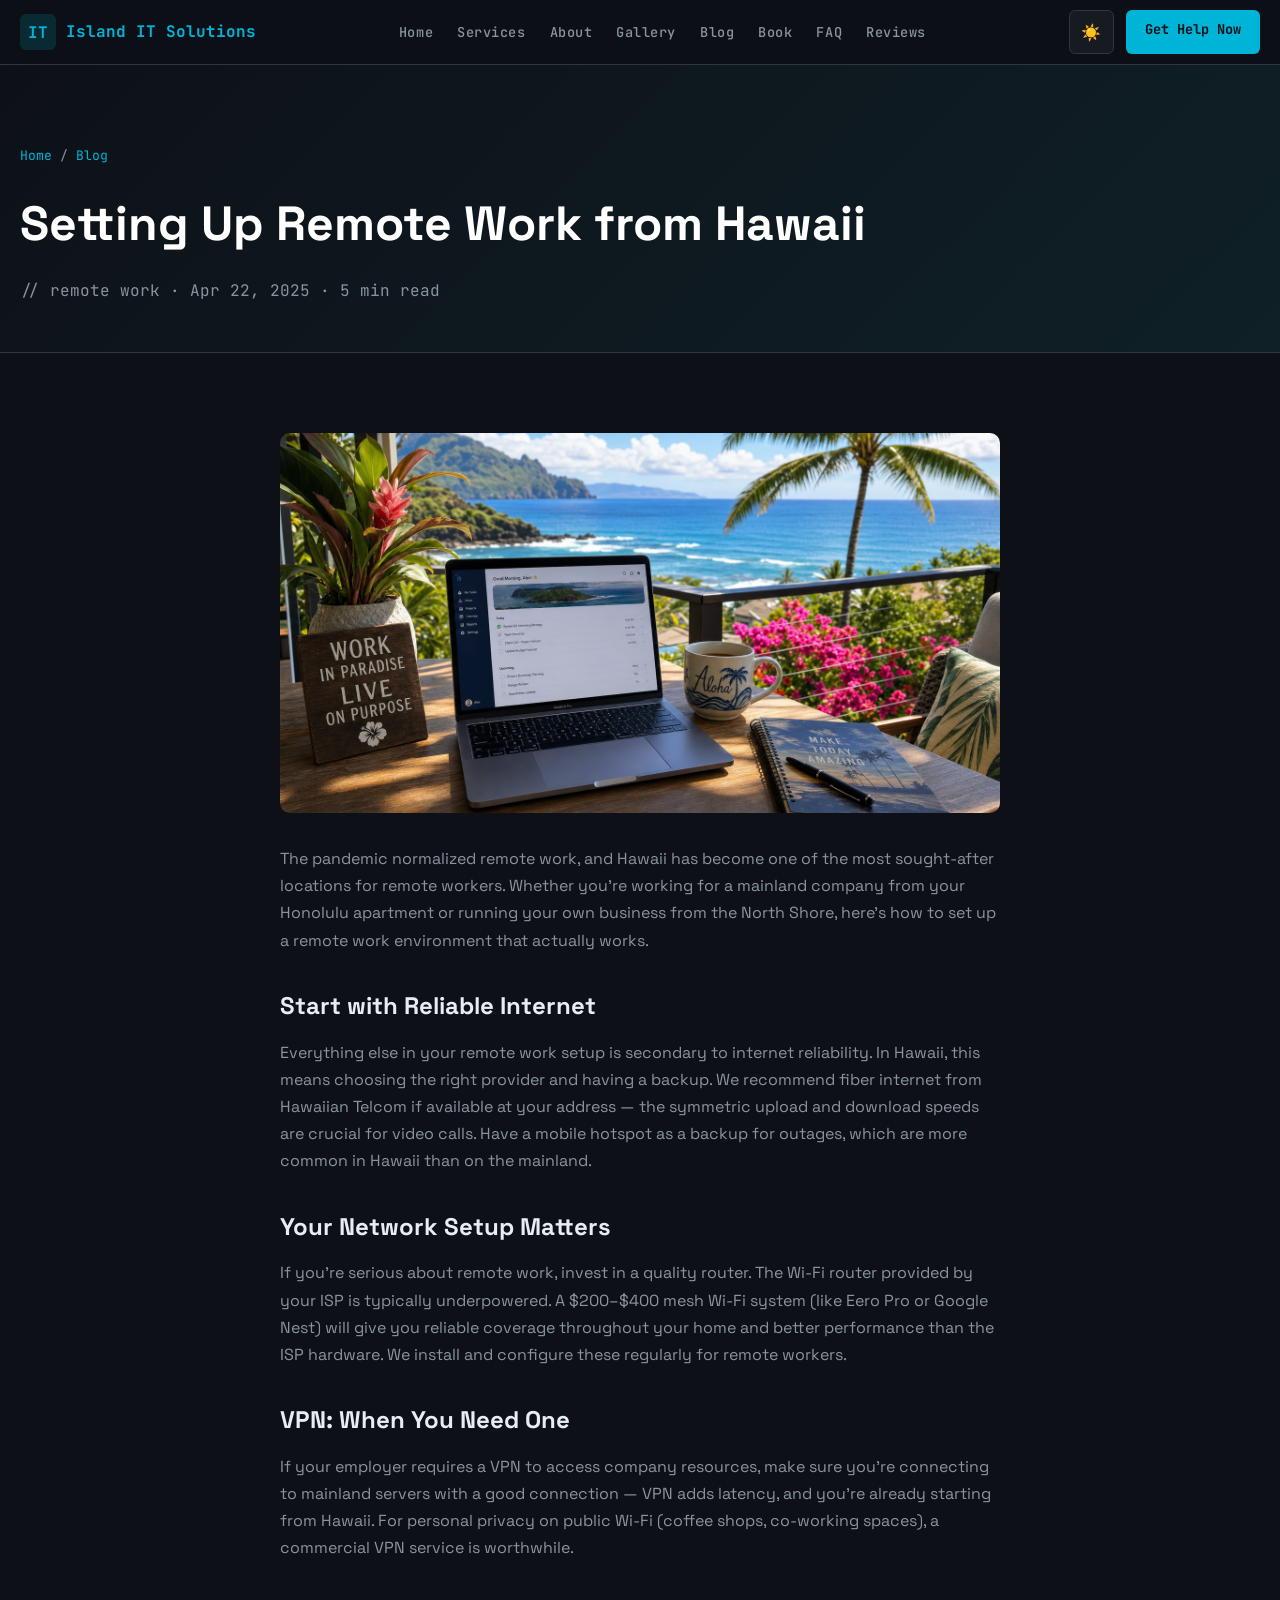
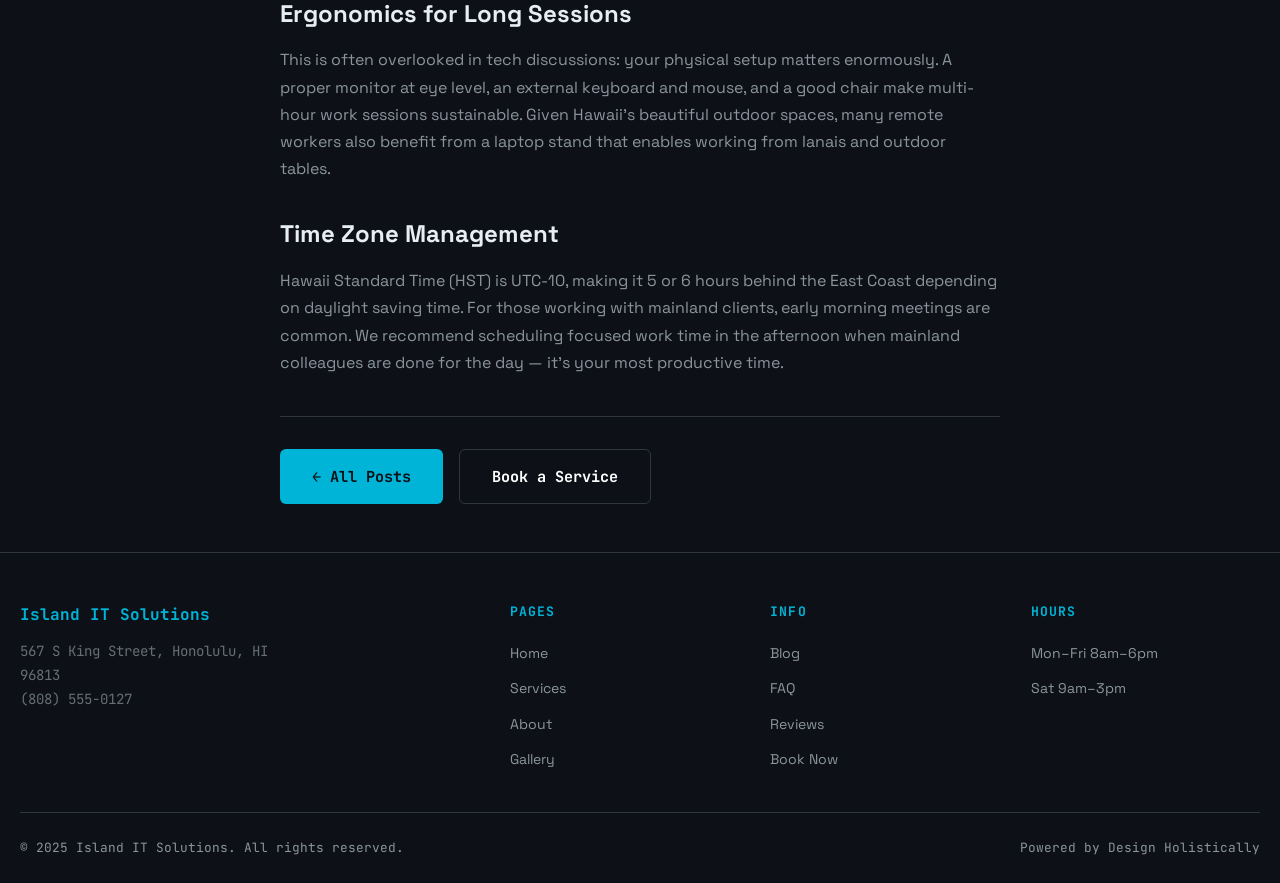
<file: blog-post-4.html>
<!DOCTYPE html>
<html lang="en" data-theme="dark">
<head>
<meta charset="UTF-8"><meta name="viewport" content="width=device-width, initial-scale=1.0">
<title>Setting Up Remote Work from Hawaii — Island IT Solutions | Honolulu, Hawaii</title>
<meta name="description" content="Setting Up Remote Work from Hawaii — tech tips from Island IT Solutions in Honolulu.">
<meta property="og:title" content="Setting Up Remote Work from Hawaii — Island IT Solutions">
<meta property="og:type" content="website">
<link rel="stylesheet" href="css/style.css">
  <link rel="icon" type="image/x-icon" href="images/favicon.ico">
  <link rel="icon" type="image/png" sizes="32x32" href="images/favicon-32x32.png">
  <link rel="icon" type="image/png" sizes="16x16" href="images/favicon-16x16.png">
  <link rel="apple-touch-icon" sizes="180x180" href="images/apple-touch-icon.png">
</head>
<body>
<header class="site-header">
  <div class="header-inner">
    <a href="index.html" class="logo-wrap">
      <svg width="36" height="36" viewBox="0 0 36 36" fill="none">
        <rect width="36" height="36" rx="6" fill="#00B4D8" opacity="0.15"/>
        <text x="18" y="24" text-anchor="middle" font-family="JetBrains Mono,monospace" font-weight="700" font-size="16" fill="#00B4D8">IT</text>
      </svg>
      <span>Island IT Solutions</span>
    </a>
    <nav><ul class="nav-links" id="nav-links">
      <li><a href="index.html">Home</a></li><li><a href="services.html">Services</a></li><li><a href="about.html">About</a></li><li><a href="gallery.html">Gallery</a></li><li><a href="blog.html">Blog</a></li><li><a href="booking.html">Book</a></li><li><a href="faq.html">FAQ</a></li><li><a href="reviews.html">Reviews</a></li>
    </ul></nav>
    <div class="header-actions">
      <button id="theme-toggle" class="btn-theme">☀️</button>
      <a href="booking.html" class="btn-book">Get Help Now</a>
      <button class="hamburger" id="hamburger" aria-label="Menu" aria-expanded="false"><span></span><span></span><span></span></button>
    </div>
  </div>
</header>
<main>

  <div class="page-hero"><div class="section-inner">
    <div class="breadcrumb"><a href="index.html">Home</a> / <a href="blog.html">Blog</a></div>
    <h1>Setting Up Remote Work from Hawaii</h1>
    <p class="meta">// remote work · Apr 22, 2025 · 5 min read</p>
  </div></div>
  <article class="blog-post">
    <img src="images/blog-4.png" alt="Setting Up Remote Work from Hawaii">
    
    <p>The pandemic normalized remote work, and Hawaii has become one of the most sought-after locations for remote workers. Whether you're working for a mainland company from your Honolulu apartment or running your own business from the North Shore, here's how to set up a remote work environment that actually works.</p>
    <h2>Start with Reliable Internet</h2>
    <p>Everything else in your remote work setup is secondary to internet reliability. In Hawaii, this means choosing the right provider and having a backup. We recommend fiber internet from Hawaiian Telcom if available at your address — the symmetric upload and download speeds are crucial for video calls. Have a mobile hotspot as a backup for outages, which are more common in Hawaii than on the mainland.</p>
    <h2>Your Network Setup Matters</h2>
    <p>If you're serious about remote work, invest in a quality router. The Wi-Fi router provided by your ISP is typically underpowered. A $200–$400 mesh Wi-Fi system (like Eero Pro or Google Nest) will give you reliable coverage throughout your home and better performance than the ISP hardware. We install and configure these regularly for remote workers.</p>
    <h2>VPN: When You Need One</h2>
    <p>If your employer requires a VPN to access company resources, make sure you're connecting to mainland servers with a good connection — VPN adds latency, and you're already starting from Hawaii. For personal privacy on public Wi-Fi (coffee shops, co-working spaces), a commercial VPN service is worthwhile.</p>
    <h2>Ergonomics for Long Sessions</h2>
    <p>This is often overlooked in tech discussions: your physical setup matters enormously. A proper monitor at eye level, an external keyboard and mouse, and a good chair make multi-hour work sessions sustainable. Given Hawaii's beautiful outdoor spaces, many remote workers also benefit from a laptop stand that enables working from lanais and outdoor tables.</p>
    <h2>Time Zone Management</h2>
    <p>Hawaii Standard Time (HST) is UTC-10, making it 5 or 6 hours behind the East Coast depending on daylight saving time. For those working with mainland clients, early morning meetings are common. We recommend scheduling focused work time in the afternoon when mainland colleagues are done for the day — it's your most productive time.</p>
    
    <div style="margin-top:2.5rem;padding-top:2rem;border-top:1px solid var(--border);display:flex;gap:1rem;flex-wrap:wrap;">
      <a href="blog.html" class="btn-primary">← All Posts</a>
      <a href="booking.html" class="btn-secondary">Book a Service</a>
    </div>
  </article>

</main>
<footer class="site-footer">
  <div class="footer-inner">
    <div class="footer-brand">
      <div class="logo-wrap">Island IT Solutions</div>
      <p>567 S King Street, Honolulu, HI 96813<br>(808) 555-0127</p>
    </div>
    <div class="footer-col"><h4>Pages</h4><ul><li><a href="index.html">Home</a></li><li><a href="services.html">Services</a></li><li><a href="about.html">About</a></li><li><a href="gallery.html">Gallery</a></li></ul></div>
    <div class="footer-col"><h4>Info</h4><ul><li><a href="blog.html">Blog</a></li><li><a href="faq.html">FAQ</a></li><li><a href="reviews.html">Reviews</a></li><li><a href="booking.html">Book Now</a></li></ul></div>
    <div class="footer-col"><h4>Hours</h4><ul><li><a href="#">Mon–Fri 8am–6pm</a></li><li><a href="#">Sat 9am–3pm</a></li></ul></div>
  </div>
  <div class="footer-bottom">
    <span>© 2025 Island IT Solutions. All rights reserved.</span>
    <span>Powered by <a href="https://designholistically.com" target="_blank" rel="noopener">Design Holistically</a></span>
  </div>
</footer>
<button class="back-to-top" id="back-to-top" aria-label="Back to top">↑</button>
<script src="js/main.js"></script>
</body>
</html>
</file>
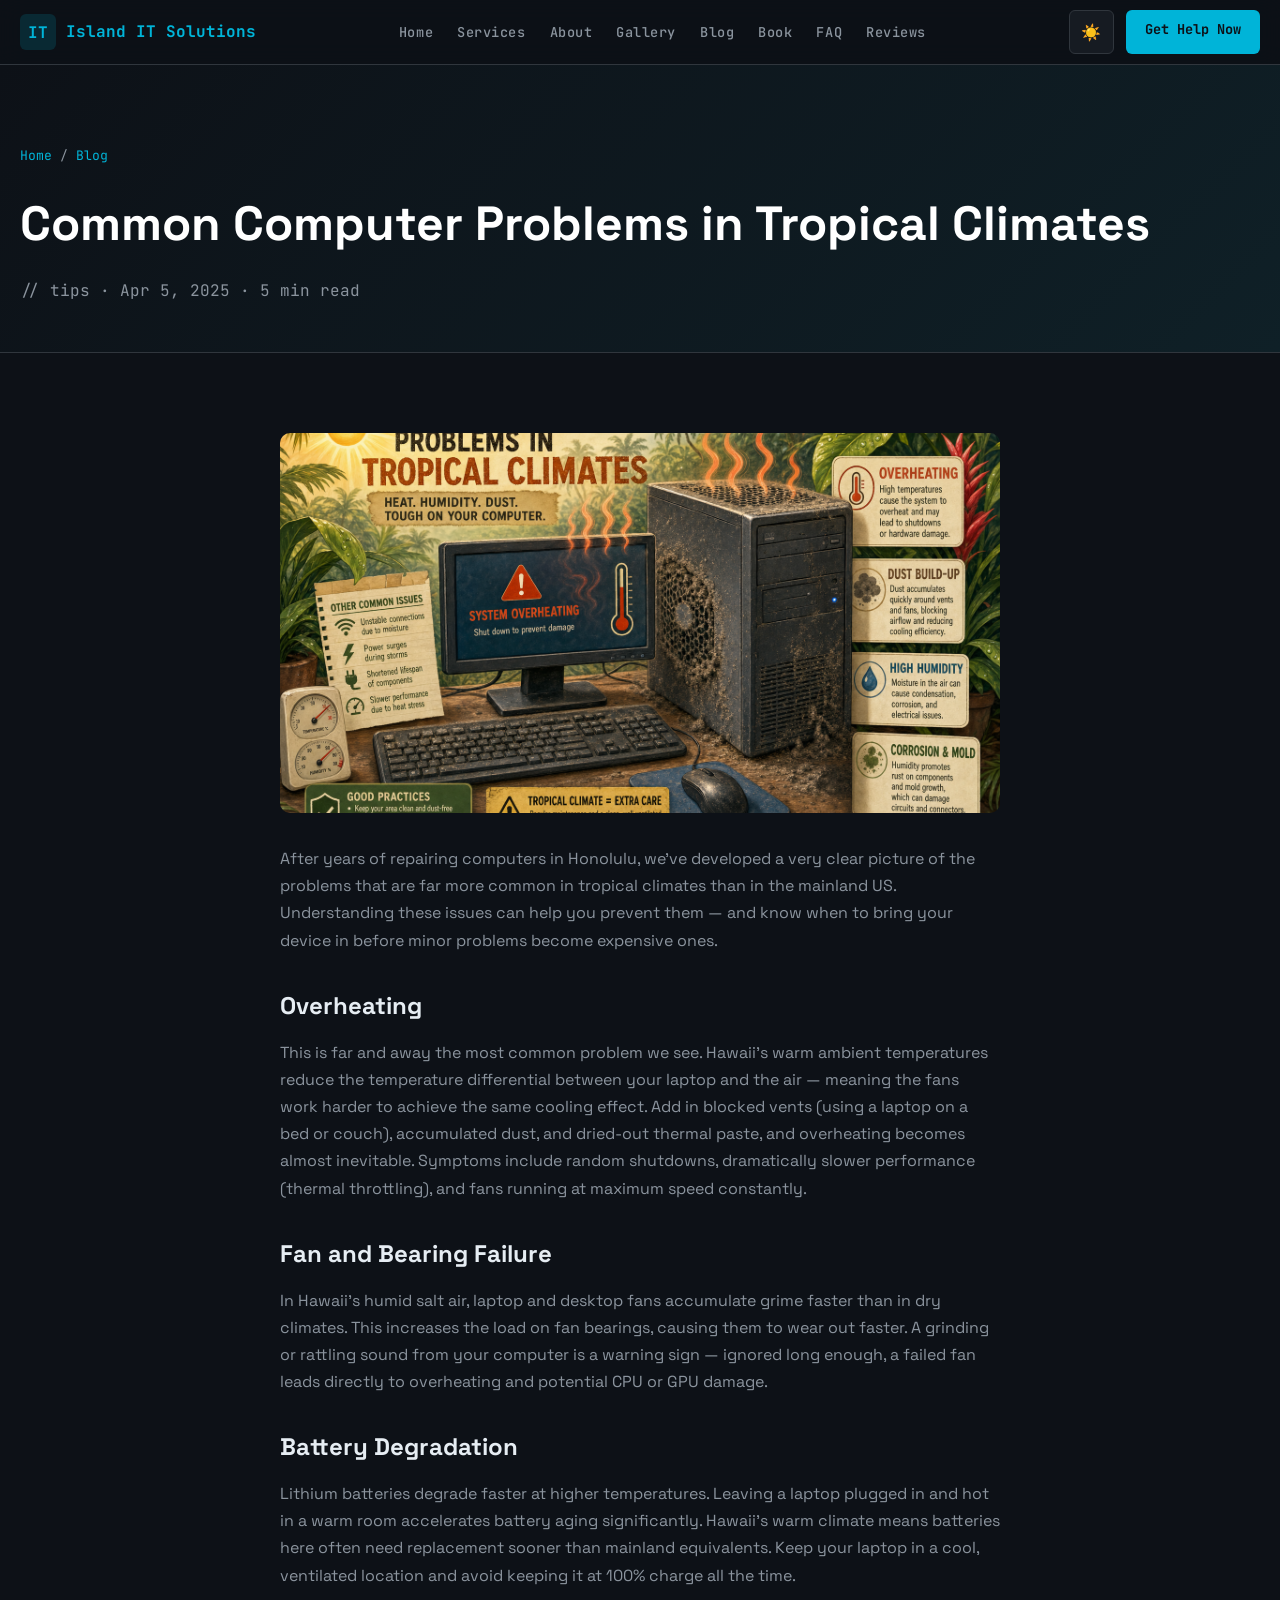
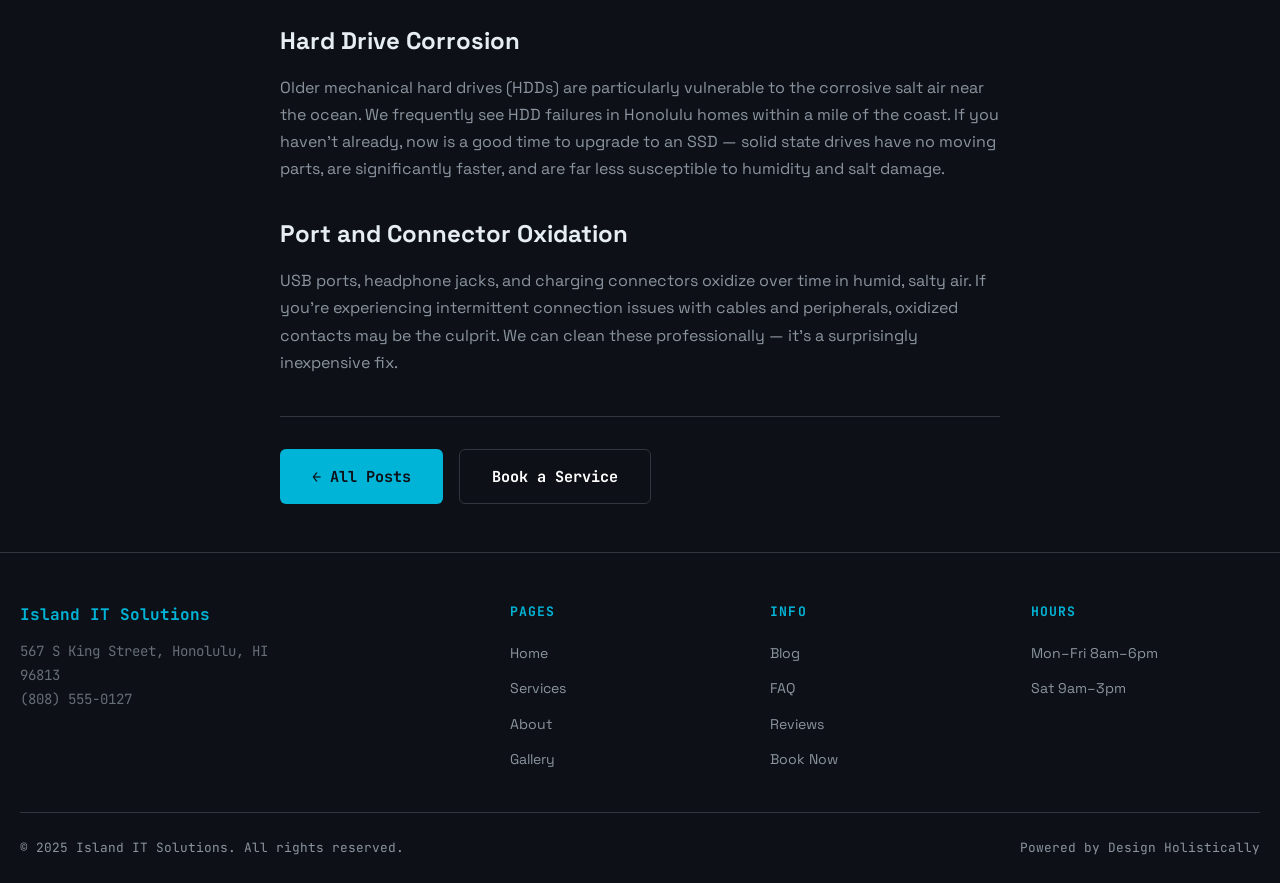
<file: blog-post-5.html>
<!DOCTYPE html>
<html lang="en" data-theme="dark">
<head>
<meta charset="UTF-8"><meta name="viewport" content="width=device-width, initial-scale=1.0">
<title>Common Computer Problems in Tropical Climates — Island IT Solutions | Honolulu, Hawaii</title>
<meta name="description" content="Common Computer Problems in Tropical Climates — tech tips from Island IT Solutions in Honolulu.">
<meta property="og:title" content="Common Computer Problems in Tropical Climates — Island IT Solutions">
<meta property="og:type" content="website">
<link rel="stylesheet" href="css/style.css">
  <link rel="icon" type="image/x-icon" href="images/favicon.ico">
  <link rel="icon" type="image/png" sizes="32x32" href="images/favicon-32x32.png">
  <link rel="icon" type="image/png" sizes="16x16" href="images/favicon-16x16.png">
  <link rel="apple-touch-icon" sizes="180x180" href="images/apple-touch-icon.png">
</head>
<body>
<header class="site-header">
  <div class="header-inner">
    <a href="index.html" class="logo-wrap">
      <svg width="36" height="36" viewBox="0 0 36 36" fill="none">
        <rect width="36" height="36" rx="6" fill="#00B4D8" opacity="0.15"/>
        <text x="18" y="24" text-anchor="middle" font-family="JetBrains Mono,monospace" font-weight="700" font-size="16" fill="#00B4D8">IT</text>
      </svg>
      <span>Island IT Solutions</span>
    </a>
    <nav><ul class="nav-links" id="nav-links">
      <li><a href="index.html">Home</a></li><li><a href="services.html">Services</a></li><li><a href="about.html">About</a></li><li><a href="gallery.html">Gallery</a></li><li><a href="blog.html">Blog</a></li><li><a href="booking.html">Book</a></li><li><a href="faq.html">FAQ</a></li><li><a href="reviews.html">Reviews</a></li>
    </ul></nav>
    <div class="header-actions">
      <button id="theme-toggle" class="btn-theme">☀️</button>
      <a href="booking.html" class="btn-book">Get Help Now</a>
      <button class="hamburger" id="hamburger" aria-label="Menu" aria-expanded="false"><span></span><span></span><span></span></button>
    </div>
  </div>
</header>
<main>

  <div class="page-hero"><div class="section-inner">
    <div class="breadcrumb"><a href="index.html">Home</a> / <a href="blog.html">Blog</a></div>
    <h1>Common Computer Problems in Tropical Climates</h1>
    <p class="meta">// tips · Apr 5, 2025 · 5 min read</p>
  </div></div>
  <article class="blog-post">
    <img src="images/blog-5.png" alt="Common Computer Problems in Tropical Climates">
    
    <p>After years of repairing computers in Honolulu, we've developed a very clear picture of the problems that are far more common in tropical climates than in the mainland US. Understanding these issues can help you prevent them — and know when to bring your device in before minor problems become expensive ones.</p>
    <h2>Overheating</h2>
    <p>This is far and away the most common problem we see. Hawaii's warm ambient temperatures reduce the temperature differential between your laptop and the air — meaning the fans work harder to achieve the same cooling effect. Add in blocked vents (using a laptop on a bed or couch), accumulated dust, and dried-out thermal paste, and overheating becomes almost inevitable. Symptoms include random shutdowns, dramatically slower performance (thermal throttling), and fans running at maximum speed constantly.</p>
    <h2>Fan and Bearing Failure</h2>
    <p>In Hawaii's humid salt air, laptop and desktop fans accumulate grime faster than in dry climates. This increases the load on fan bearings, causing them to wear out faster. A grinding or rattling sound from your computer is a warning sign — ignored long enough, a failed fan leads directly to overheating and potential CPU or GPU damage.</p>
    <h2>Battery Degradation</h2>
    <p>Lithium batteries degrade faster at higher temperatures. Leaving a laptop plugged in and hot in a warm room accelerates battery aging significantly. Hawaii's warm climate means batteries here often need replacement sooner than mainland equivalents. Keep your laptop in a cool, ventilated location and avoid keeping it at 100% charge all the time.</p>
    <h2>Hard Drive Corrosion</h2>
    <p>Older mechanical hard drives (HDDs) are particularly vulnerable to the corrosive salt air near the ocean. We frequently see HDD failures in Honolulu homes within a mile of the coast. If you haven't already, now is a good time to upgrade to an SSD — solid state drives have no moving parts, are significantly faster, and are far less susceptible to humidity and salt damage.</p>
    <h2>Port and Connector Oxidation</h2>
    <p>USB ports, headphone jacks, and charging connectors oxidize over time in humid, salty air. If you're experiencing intermittent connection issues with cables and peripherals, oxidized contacts may be the culprit. We can clean these professionally — it's a surprisingly inexpensive fix.</p>
    
    <div style="margin-top:2.5rem;padding-top:2rem;border-top:1px solid var(--border);display:flex;gap:1rem;flex-wrap:wrap;">
      <a href="blog.html" class="btn-primary">← All Posts</a>
      <a href="booking.html" class="btn-secondary">Book a Service</a>
    </div>
  </article>

</main>
<footer class="site-footer">
  <div class="footer-inner">
    <div class="footer-brand">
      <div class="logo-wrap">Island IT Solutions</div>
      <p>567 S King Street, Honolulu, HI 96813<br>(808) 555-0127</p>
    </div>
    <div class="footer-col"><h4>Pages</h4><ul><li><a href="index.html">Home</a></li><li><a href="services.html">Services</a></li><li><a href="about.html">About</a></li><li><a href="gallery.html">Gallery</a></li></ul></div>
    <div class="footer-col"><h4>Info</h4><ul><li><a href="blog.html">Blog</a></li><li><a href="faq.html">FAQ</a></li><li><a href="reviews.html">Reviews</a></li><li><a href="booking.html">Book Now</a></li></ul></div>
    <div class="footer-col"><h4>Hours</h4><ul><li><a href="#">Mon–Fri 8am–6pm</a></li><li><a href="#">Sat 9am–3pm</a></li></ul></div>
  </div>
  <div class="footer-bottom">
    <span>© 2025 Island IT Solutions. All rights reserved.</span>
    <span>Powered by <a href="https://designholistically.com" target="_blank" rel="noopener">Design Holistically</a></span>
  </div>
</footer>
<button class="back-to-top" id="back-to-top" aria-label="Back to top">↑</button>
<script src="js/main.js"></script>
</body>
</html>
</file>
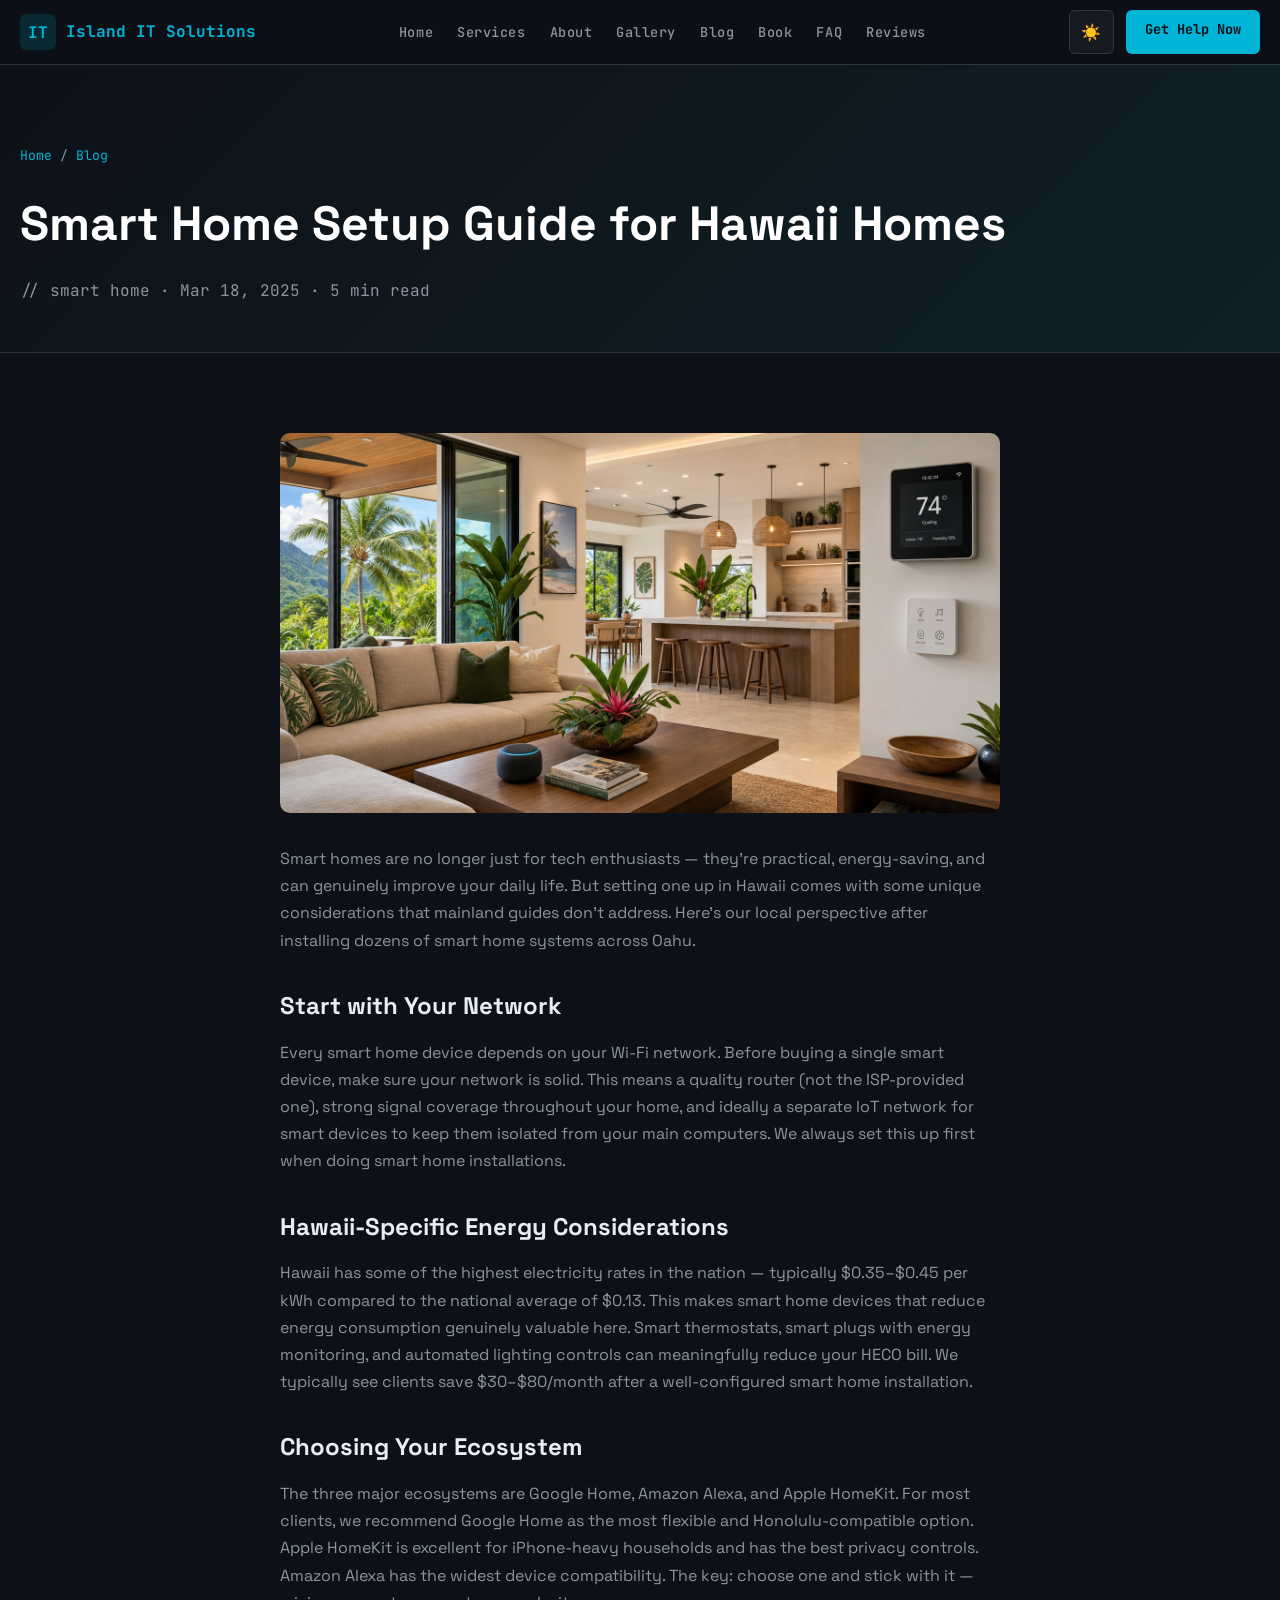
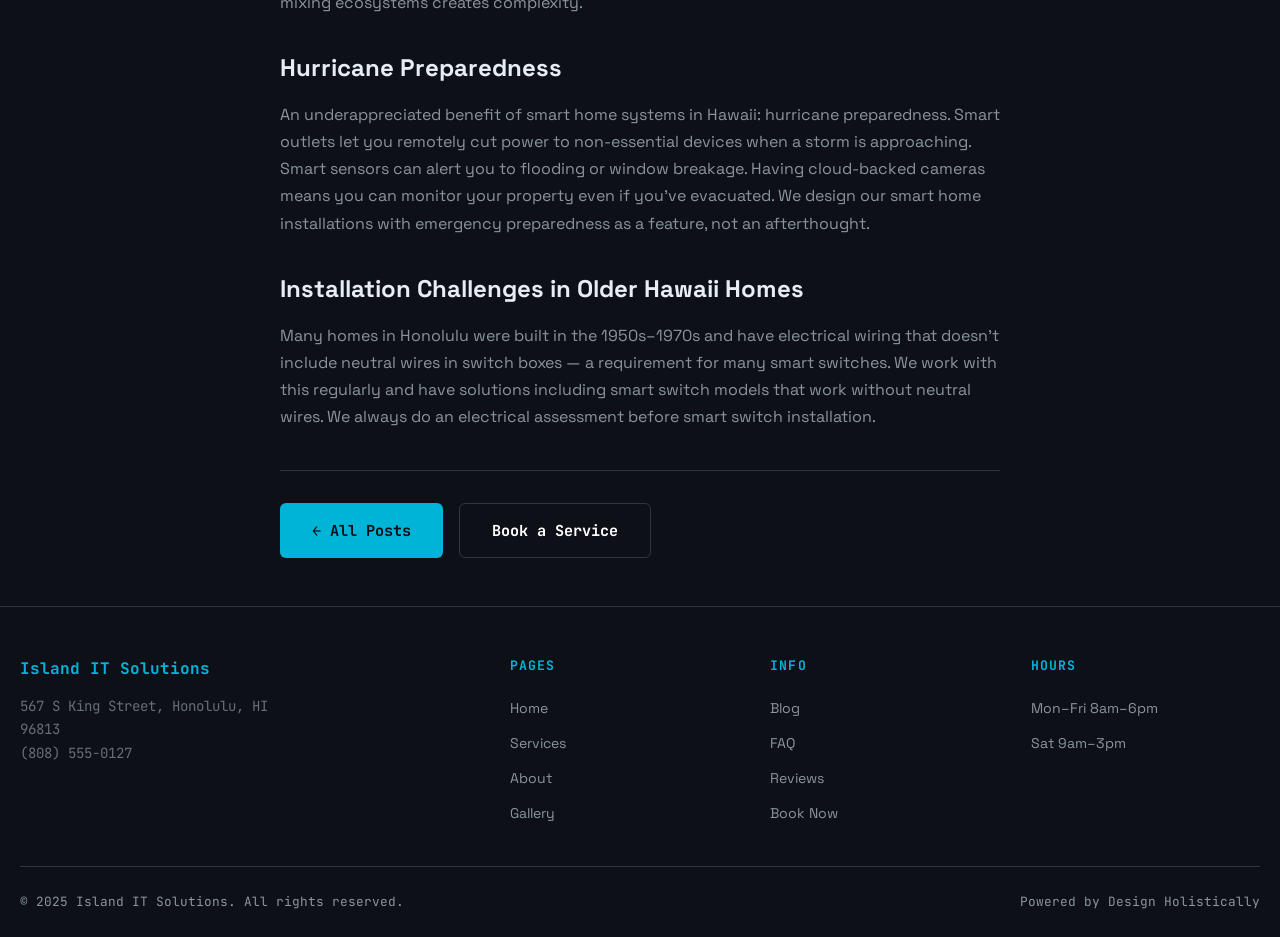
<file: blog-post-6.html>
<!DOCTYPE html>
<html lang="en" data-theme="dark">
<head>
<meta charset="UTF-8"><meta name="viewport" content="width=device-width, initial-scale=1.0">
<title>Smart Home Setup Guide for Hawaii Homes — Island IT Solutions | Honolulu, Hawaii</title>
<meta name="description" content="Smart Home Setup Guide for Hawaii Homes — tech tips from Island IT Solutions in Honolulu.">
<meta property="og:title" content="Smart Home Setup Guide for Hawaii Homes — Island IT Solutions">
<meta property="og:type" content="website">
<link rel="stylesheet" href="css/style.css">
  <link rel="icon" type="image/x-icon" href="images/favicon.ico">
  <link rel="icon" type="image/png" sizes="32x32" href="images/favicon-32x32.png">
  <link rel="icon" type="image/png" sizes="16x16" href="images/favicon-16x16.png">
  <link rel="apple-touch-icon" sizes="180x180" href="images/apple-touch-icon.png">
</head>
<body>
<header class="site-header">
  <div class="header-inner">
    <a href="index.html" class="logo-wrap">
      <svg width="36" height="36" viewBox="0 0 36 36" fill="none">
        <rect width="36" height="36" rx="6" fill="#00B4D8" opacity="0.15"/>
        <text x="18" y="24" text-anchor="middle" font-family="JetBrains Mono,monospace" font-weight="700" font-size="16" fill="#00B4D8">IT</text>
      </svg>
      <span>Island IT Solutions</span>
    </a>
    <nav><ul class="nav-links" id="nav-links">
      <li><a href="index.html">Home</a></li><li><a href="services.html">Services</a></li><li><a href="about.html">About</a></li><li><a href="gallery.html">Gallery</a></li><li><a href="blog.html">Blog</a></li><li><a href="booking.html">Book</a></li><li><a href="faq.html">FAQ</a></li><li><a href="reviews.html">Reviews</a></li>
    </ul></nav>
    <div class="header-actions">
      <button id="theme-toggle" class="btn-theme">☀️</button>
      <a href="booking.html" class="btn-book">Get Help Now</a>
      <button class="hamburger" id="hamburger" aria-label="Menu" aria-expanded="false"><span></span><span></span><span></span></button>
    </div>
  </div>
</header>
<main>

  <div class="page-hero"><div class="section-inner">
    <div class="breadcrumb"><a href="index.html">Home</a> / <a href="blog.html">Blog</a></div>
    <h1>Smart Home Setup Guide for Hawaii Homes</h1>
    <p class="meta">// smart home · Mar 18, 2025 · 5 min read</p>
  </div></div>
  <article class="blog-post">
    <img src="images/blog-6.png" alt="Smart Home Setup Guide for Hawaii Homes">
    
    <p>Smart homes are no longer just for tech enthusiasts — they're practical, energy-saving, and can genuinely improve your daily life. But setting one up in Hawaii comes with some unique considerations that mainland guides don't address. Here's our local perspective after installing dozens of smart home systems across Oahu.</p>
    <h2>Start with Your Network</h2>
    <p>Every smart home device depends on your Wi-Fi network. Before buying a single smart device, make sure your network is solid. This means a quality router (not the ISP-provided one), strong signal coverage throughout your home, and ideally a separate IoT network for smart devices to keep them isolated from your main computers. We always set this up first when doing smart home installations.</p>
    <h2>Hawaii-Specific Energy Considerations</h2>
    <p>Hawaii has some of the highest electricity rates in the nation — typically $0.35–$0.45 per kWh compared to the national average of $0.13. This makes smart home devices that reduce energy consumption genuinely valuable here. Smart thermostats, smart plugs with energy monitoring, and automated lighting controls can meaningfully reduce your HECO bill. We typically see clients save $30–$80/month after a well-configured smart home installation.</p>
    <h2>Choosing Your Ecosystem</h2>
    <p>The three major ecosystems are Google Home, Amazon Alexa, and Apple HomeKit. For most clients, we recommend Google Home as the most flexible and Honolulu-compatible option. Apple HomeKit is excellent for iPhone-heavy households and has the best privacy controls. Amazon Alexa has the widest device compatibility. The key: choose one and stick with it — mixing ecosystems creates complexity.</p>
    <h2>Hurricane Preparedness</h2>
    <p>An underappreciated benefit of smart home systems in Hawaii: hurricane preparedness. Smart outlets let you remotely cut power to non-essential devices when a storm is approaching. Smart sensors can alert you to flooding or window breakage. Having cloud-backed cameras means you can monitor your property even if you've evacuated. We design our smart home installations with emergency preparedness as a feature, not an afterthought.</p>
    <h2>Installation Challenges in Older Hawaii Homes</h2>
    <p>Many homes in Honolulu were built in the 1950s–1970s and have electrical wiring that doesn't include neutral wires in switch boxes — a requirement for many smart switches. We work with this regularly and have solutions including smart switch models that work without neutral wires. We always do an electrical assessment before smart switch installation.</p>
    
    <div style="margin-top:2.5rem;padding-top:2rem;border-top:1px solid var(--border);display:flex;gap:1rem;flex-wrap:wrap;">
      <a href="blog.html" class="btn-primary">← All Posts</a>
      <a href="booking.html" class="btn-secondary">Book a Service</a>
    </div>
  </article>

</main>
<footer class="site-footer">
  <div class="footer-inner">
    <div class="footer-brand">
      <div class="logo-wrap">Island IT Solutions</div>
      <p>567 S King Street, Honolulu, HI 96813<br>(808) 555-0127</p>
    </div>
    <div class="footer-col"><h4>Pages</h4><ul><li><a href="index.html">Home</a></li><li><a href="services.html">Services</a></li><li><a href="about.html">About</a></li><li><a href="gallery.html">Gallery</a></li></ul></div>
    <div class="footer-col"><h4>Info</h4><ul><li><a href="blog.html">Blog</a></li><li><a href="faq.html">FAQ</a></li><li><a href="reviews.html">Reviews</a></li><li><a href="booking.html">Book Now</a></li></ul></div>
    <div class="footer-col"><h4>Hours</h4><ul><li><a href="#">Mon–Fri 8am–6pm</a></li><li><a href="#">Sat 9am–3pm</a></li></ul></div>
  </div>
  <div class="footer-bottom">
    <span>© 2025 Island IT Solutions. All rights reserved.</span>
    <span>Powered by <a href="https://designholistically.com" target="_blank" rel="noopener">Design Holistically</a></span>
  </div>
</footer>
<button class="back-to-top" id="back-to-top" aria-label="Back to top">↑</button>
<script src="js/main.js"></script>
</body>
</html>
</file>
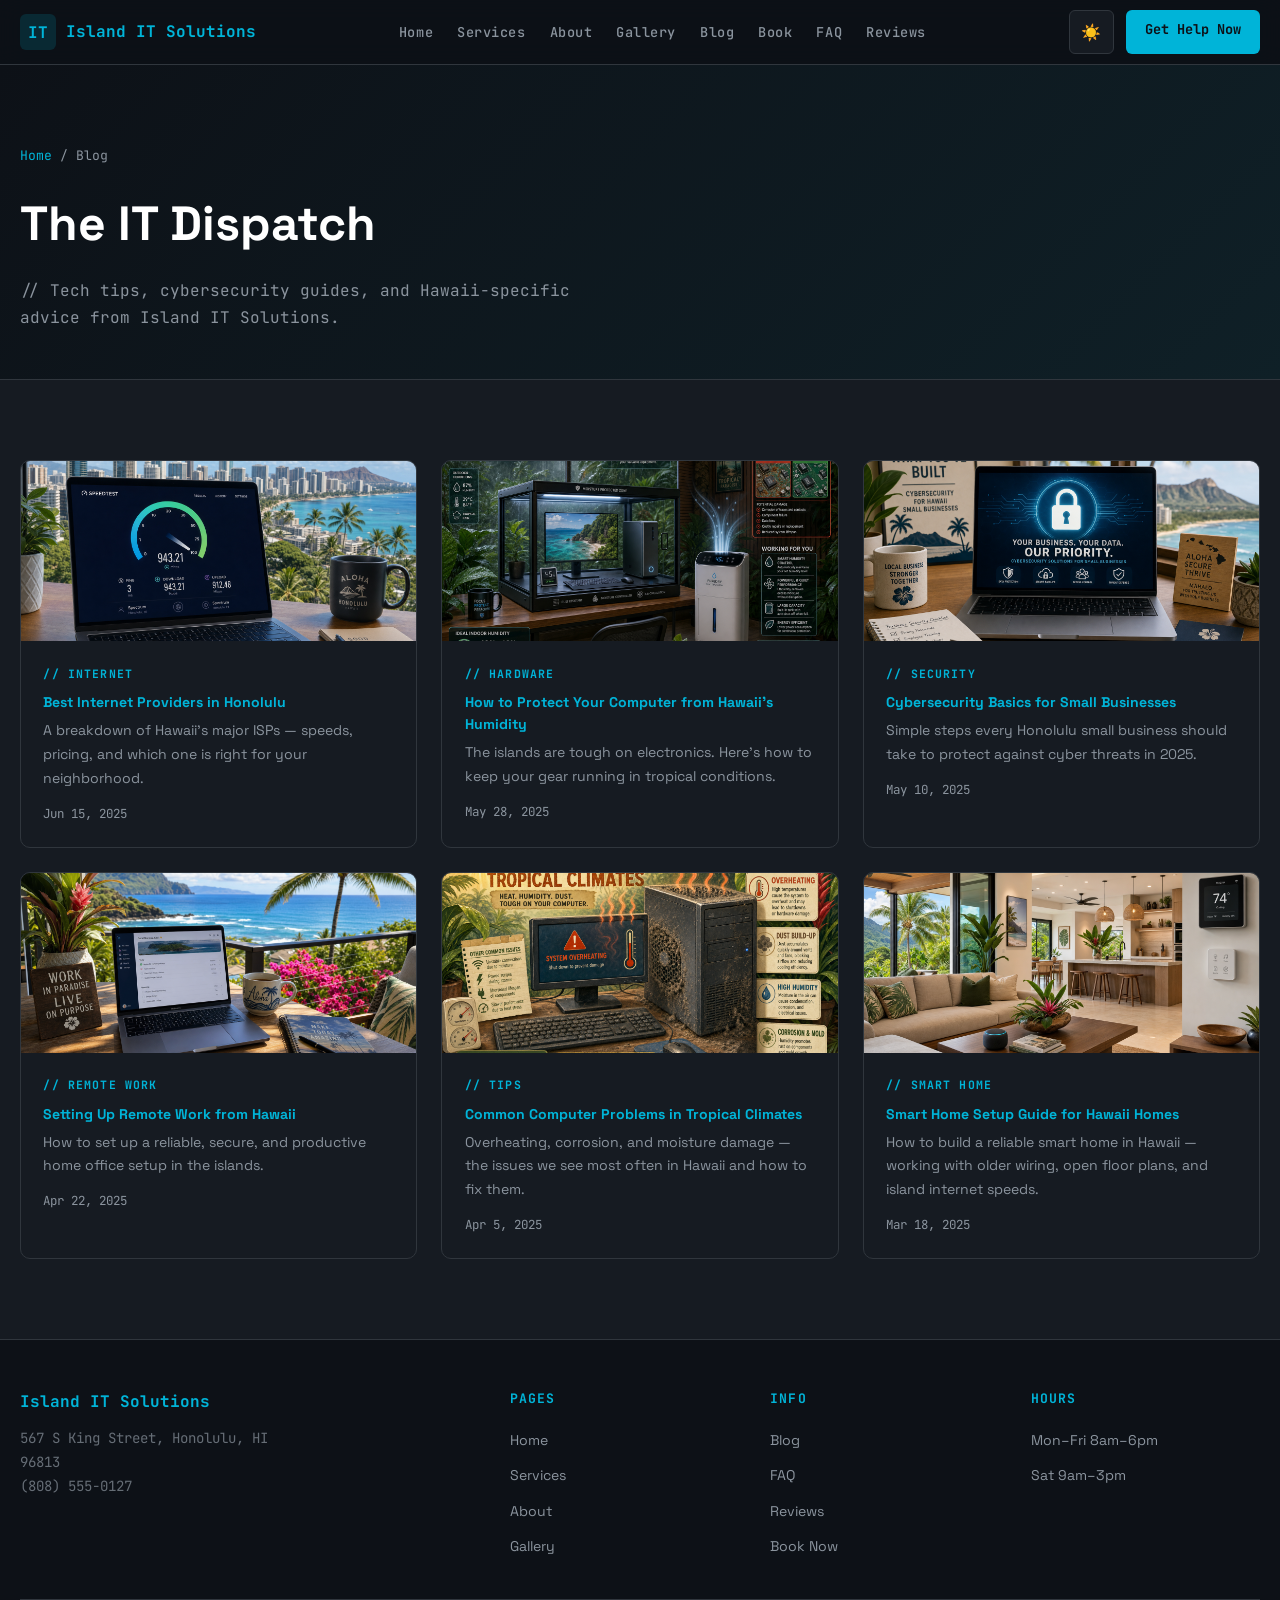
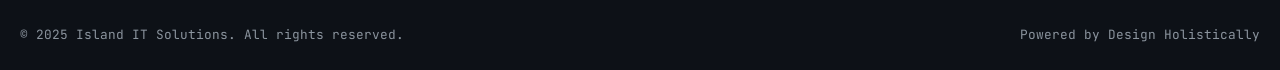
<file: blog.html>
<!DOCTYPE html>
<html lang="en" data-theme="dark">
<head>
<meta charset="UTF-8"><meta name="viewport" content="width=device-width, initial-scale=1.0">
<title>Blog — Island IT Solutions | Honolulu, Hawaii</title>
<meta name="description" content="Tech tips, cybersecurity advice, and Hawaii-specific IT guidance from Island IT Solutions in Honolulu.">
<meta property="og:title" content="Blog — Island IT Solutions">
<meta property="og:type" content="website">
<link rel="stylesheet" href="css/style.css">
  <link rel="icon" type="image/x-icon" href="images/favicon.ico">
  <link rel="icon" type="image/png" sizes="32x32" href="images/favicon-32x32.png">
  <link rel="icon" type="image/png" sizes="16x16" href="images/favicon-16x16.png">
  <link rel="apple-touch-icon" sizes="180x180" href="images/apple-touch-icon.png">
</head>
<body>
<header class="site-header">
  <div class="header-inner">
    <a href="index.html" class="logo-wrap">
      <svg width="36" height="36" viewBox="0 0 36 36" fill="none">
        <rect width="36" height="36" rx="6" fill="#00B4D8" opacity="0.15"/>
        <text x="18" y="24" text-anchor="middle" font-family="JetBrains Mono,monospace" font-weight="700" font-size="16" fill="#00B4D8">IT</text>
      </svg>
      <span>Island IT Solutions</span>
    </a>
    <nav><ul class="nav-links" id="nav-links">
      <li><a href="index.html">Home</a></li><li><a href="services.html">Services</a></li><li><a href="about.html">About</a></li><li><a href="gallery.html">Gallery</a></li><li><a href="blog.html">Blog</a></li><li><a href="booking.html">Book</a></li><li><a href="faq.html">FAQ</a></li><li><a href="reviews.html">Reviews</a></li>
    </ul></nav>
    <div class="header-actions">
      <button id="theme-toggle" class="btn-theme">☀️</button>
      <a href="booking.html" class="btn-book">Get Help Now</a>
      <button class="hamburger" id="hamburger" aria-label="Menu" aria-expanded="false"><span></span><span></span><span></span></button>
    </div>
  </div>
</header>
<main>

  <div class="page-hero"><div class="section-inner">
    <div class="breadcrumb"><a href="index.html">Home</a> / Blog</div>
    <h1>The IT Dispatch</h1>
    <p>// Tech tips, cybersecurity guides, and Hawaii-specific advice from Island IT Solutions.</p>
  </div></div>
  <section class="section section-alt"><div class="section-inner">
    <div class="blog-grid">
      <div class="blog-card reveal"><img src="images/blog-1.png" alt="Internet providers"><div class="blog-card-body"><div class="blog-tag">// internet</div><h3><a href="blog-post-1.html" class="read-more">Best Internet Providers in Honolulu</a></h3><p>A breakdown of Hawaii's major ISPs — speeds, pricing, and which one is right for your neighborhood.</p><div class="blog-meta">Jun 15, 2025</div></div></div>
      <div class="blog-card reveal"><img src="images/blog-2.png" alt="Humidity and computers"><div class="blog-card-body"><div class="blog-tag">// hardware</div><h3><a href="blog-post-2.html" class="read-more">How to Protect Your Computer from Hawaii's Humidity</a></h3><p>The islands are tough on electronics. Here's how to keep your gear running in tropical conditions.</p><div class="blog-meta">May 28, 2025</div></div></div>
      <div class="blog-card reveal"><img src="images/blog-3.png" alt="Cybersecurity basics"><div class="blog-card-body"><div class="blog-tag">// security</div><h3><a href="blog-post-3.html" class="read-more">Cybersecurity Basics for Small Businesses</a></h3><p>Simple steps every Honolulu small business should take to protect against cyber threats in 2025.</p><div class="blog-meta">May 10, 2025</div></div></div>
      <div class="blog-card reveal"><img src="images/blog-4.png" alt="Remote work Hawaii"><div class="blog-card-body"><div class="blog-tag">// remote work</div><h3><a href="blog-post-4.html" class="read-more">Setting Up Remote Work from Hawaii</a></h3><p>How to set up a reliable, secure, and productive home office setup in the islands.</p><div class="blog-meta">Apr 22, 2025</div></div></div>
      <div class="blog-card reveal"><img src="images/blog-5.png" alt="Tropical computer problems"><div class="blog-card-body"><div class="blog-tag">// tips</div><h3><a href="blog-post-5.html" class="read-more">Common Computer Problems in Tropical Climates</a></h3><p>Overheating, corrosion, and moisture damage — the issues we see most often in Hawaii and how to fix them.</p><div class="blog-meta">Apr 5, 2025</div></div></div>
      <div class="blog-card reveal"><img src="images/blog-6.png" alt="Smart home Hawaii"><div class="blog-card-body"><div class="blog-tag">// smart home</div><h3><a href="blog-post-6.html" class="read-more">Smart Home Setup Guide for Hawaii Homes</a></h3><p>How to build a reliable smart home in Hawaii — working with older wiring, open floor plans, and island internet speeds.</p><div class="blog-meta">Mar 18, 2025</div></div></div>
    </div>
  </div></section>

</main>
<footer class="site-footer">
  <div class="footer-inner">
    <div class="footer-brand">
      <div class="logo-wrap">Island IT Solutions</div>
      <p>567 S King Street, Honolulu, HI 96813<br>(808) 555-0127</p>
    </div>
    <div class="footer-col"><h4>Pages</h4><ul><li><a href="index.html">Home</a></li><li><a href="services.html">Services</a></li><li><a href="about.html">About</a></li><li><a href="gallery.html">Gallery</a></li></ul></div>
    <div class="footer-col"><h4>Info</h4><ul><li><a href="blog.html">Blog</a></li><li><a href="faq.html">FAQ</a></li><li><a href="reviews.html">Reviews</a></li><li><a href="booking.html">Book Now</a></li></ul></div>
    <div class="footer-col"><h4>Hours</h4><ul><li><a href="#">Mon–Fri 8am–6pm</a></li><li><a href="#">Sat 9am–3pm</a></li></ul></div>
  </div>
  <div class="footer-bottom">
    <span>© 2025 Island IT Solutions. All rights reserved.</span>
    <span>Powered by <a href="https://designholistically.com" target="_blank" rel="noopener">Design Holistically</a></span>
  </div>
</footer>
<button class="back-to-top" id="back-to-top" aria-label="Back to top">↑</button>
<script src="js/main.js"></script>
</body>
</html>
</file>
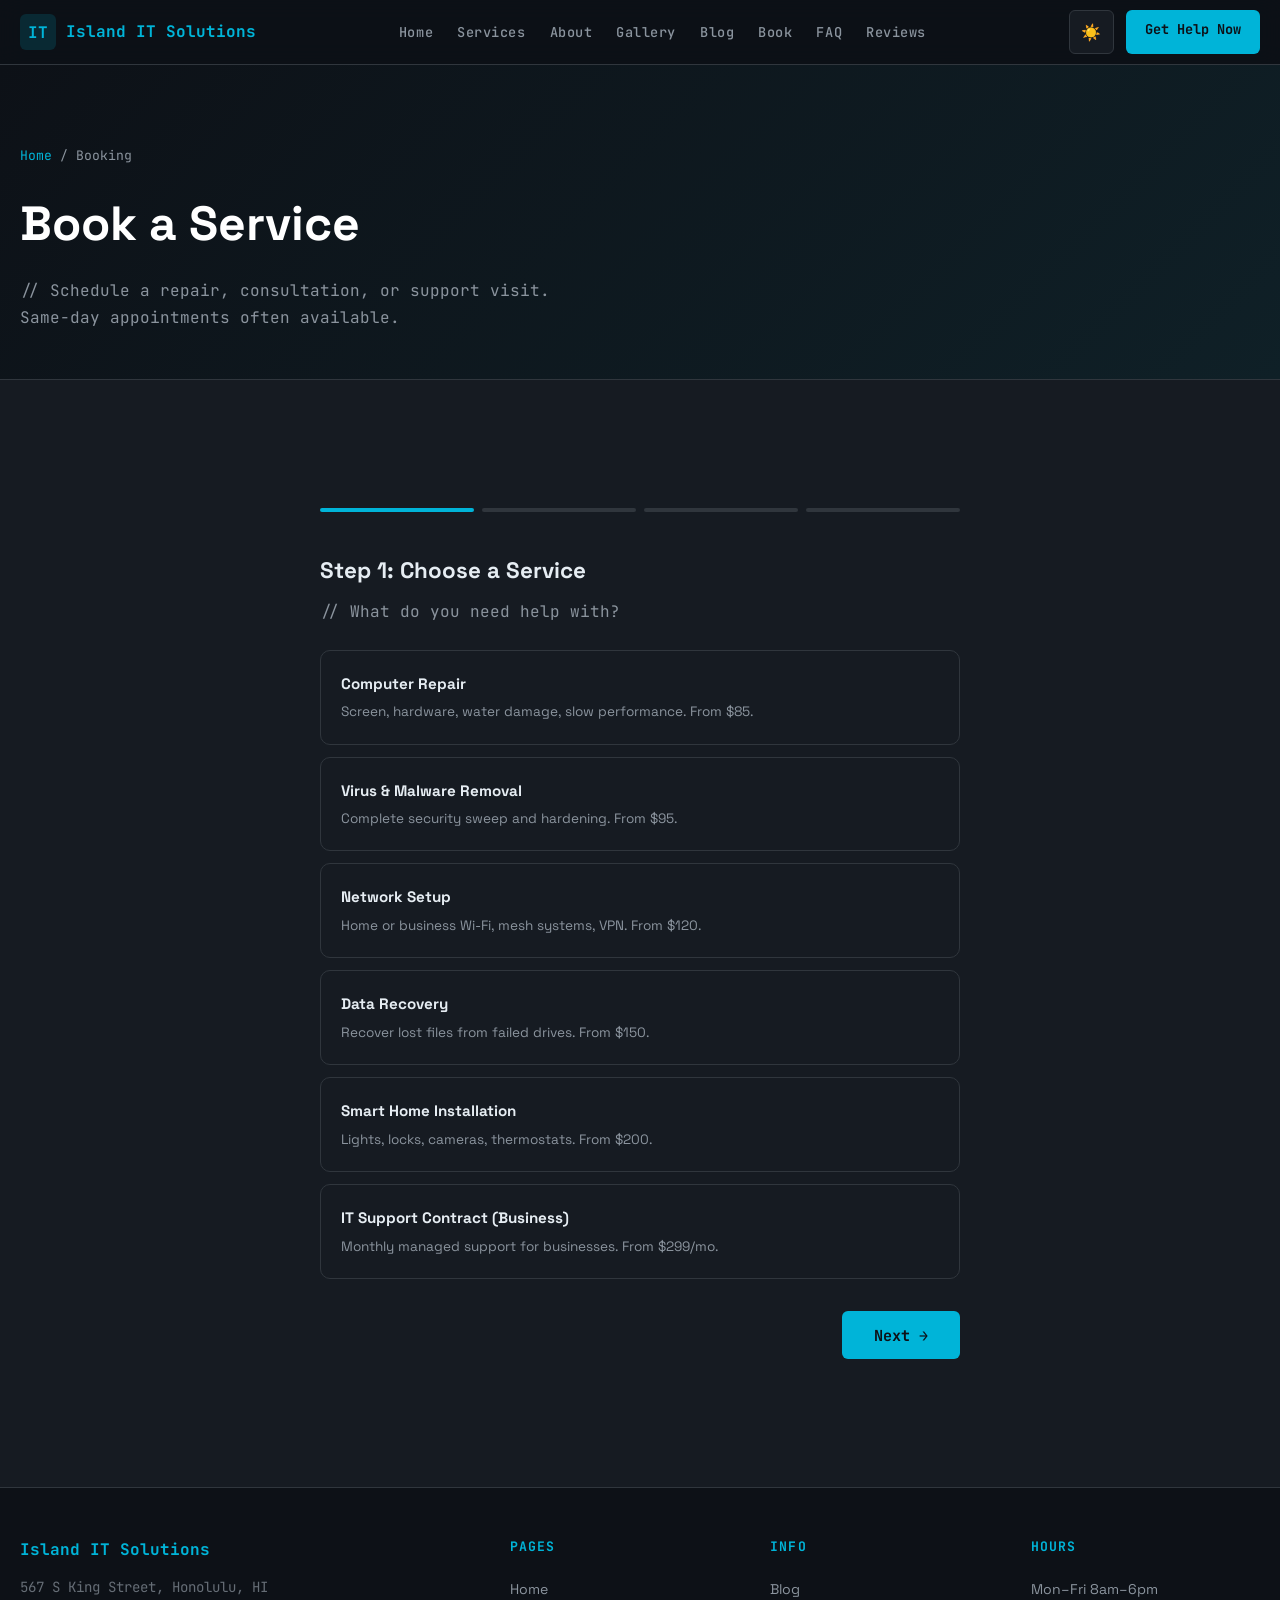
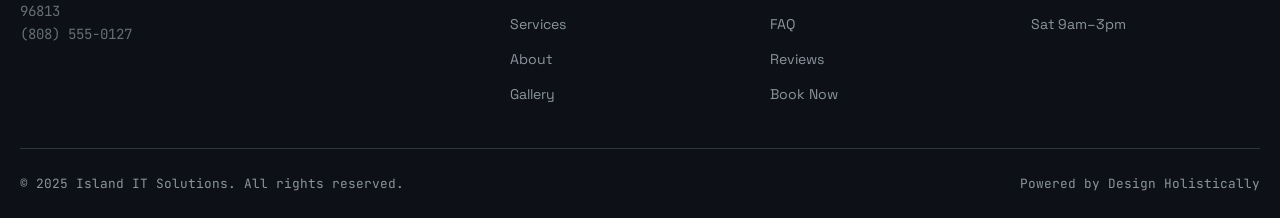
<file: booking.html>
<!DOCTYPE html>
<html lang="en" data-theme="dark">
<head>
<meta charset="UTF-8"><meta name="viewport" content="width=device-width, initial-scale=1.0">
<title>Book a Service — Island IT Solutions | Honolulu, Hawaii</title>
<meta name="description" content="Schedule a computer repair, network setup, or IT support visit with Island IT Solutions in Honolulu.">
<meta property="og:title" content="Book a Service — Island IT Solutions">
<meta property="og:type" content="website">
<link rel="stylesheet" href="css/style.css">
  <link rel="icon" type="image/x-icon" href="images/favicon.ico">
  <link rel="icon" type="image/png" sizes="32x32" href="images/favicon-32x32.png">
  <link rel="icon" type="image/png" sizes="16x16" href="images/favicon-16x16.png">
  <link rel="apple-touch-icon" sizes="180x180" href="images/apple-touch-icon.png">
</head>
<body>
<header class="site-header">
  <div class="header-inner">
    <a href="index.html" class="logo-wrap">
      <svg width="36" height="36" viewBox="0 0 36 36" fill="none">
        <rect width="36" height="36" rx="6" fill="#00B4D8" opacity="0.15"/>
        <text x="18" y="24" text-anchor="middle" font-family="JetBrains Mono,monospace" font-weight="700" font-size="16" fill="#00B4D8">IT</text>
      </svg>
      <span>Island IT Solutions</span>
    </a>
    <nav><ul class="nav-links" id="nav-links">
      <li><a href="index.html">Home</a></li><li><a href="services.html">Services</a></li><li><a href="about.html">About</a></li><li><a href="gallery.html">Gallery</a></li><li><a href="blog.html">Blog</a></li><li><a href="booking.html">Book</a></li><li><a href="faq.html">FAQ</a></li><li><a href="reviews.html">Reviews</a></li>
    </ul></nav>
    <div class="header-actions">
      <button id="theme-toggle" class="btn-theme">☀️</button>
      <a href="booking.html" class="btn-book">Get Help Now</a>
      <button class="hamburger" id="hamburger" aria-label="Menu" aria-expanded="false"><span></span><span></span><span></span></button>
    </div>
  </div>
</header>
<main>

  <div class="page-hero"><div class="section-inner">
    <div class="breadcrumb"><a href="index.html">Home</a> / Booking</div>
    <h1>Book a Service</h1>
    <p>// Schedule a repair, consultation, or support visit. Same-day appointments often available.</p>
  </div></div>
  <section class="section section-alt">
    <div class="booking-section">
      <div class="step-indicator"><div class="step active"></div><div class="step"></div><div class="step"></div><div class="step"></div></div>
      <div class="booking-step active">
        <h2 style="font-size:1.4rem;margin-bottom:0.5rem;color:var(--text);">Step 1: Choose a Service</h2>
        <p style="color:var(--text-muted);margin-bottom:1.5rem;font-family:var(--font-mono);">// What do you need help with?</p>
        <div class="service-option"><h3>Computer Repair</h3><p>Screen, hardware, water damage, slow performance. From $85.</p></div>
        <div class="service-option"><h3>Virus & Malware Removal</h3><p>Complete security sweep and hardening. From $95.</p></div>
        <div class="service-option"><h3>Network Setup</h3><p>Home or business Wi-Fi, mesh systems, VPN. From $120.</p></div>
        <div class="service-option"><h3>Data Recovery</h3><p>Recover lost files from failed drives. From $150.</p></div>
        <div class="service-option"><h3>Smart Home Installation</h3><p>Lights, locks, cameras, thermostats. From $200.</p></div>
        <div class="service-option"><h3>IT Support Contract (Business)</h3><p>Monthly managed support for businesses. From $299/mo.</p></div>
        <div class="form-nav"><span></span><button class="btn-primary" data-next>Next →</button></div>
      </div>
      <div class="booking-step">
        <h2 style="font-size:1.4rem;margin-bottom:0.5rem;color:var(--text);">Step 2: Date & Time</h2>
        <div class="form-group"><label>Preferred Date</label><input type="date"></div>
        <div class="form-group"><label>Preferred Time</label><select><option>8:00 AM – 10:00 AM</option><option>10:00 AM – 12:00 PM</option><option>12:00 PM – 2:00 PM</option><option>2:00 PM – 4:00 PM</option><option>4:00 PM – 6:00 PM</option></select></div>
        <div class="form-group"><label>Service Location</label><select><option>In-Shop (567 S King St, Honolulu)</option><option>On-Site — Home Visit</option><option>On-Site — Business Visit</option><option>Remote Support (online)</option></select></div>
        <div class="form-nav"><button class="btn-secondary" data-prev style="background:var(--bg2);color:var(--text);border:1px solid var(--border);border-radius:6px;padding:0.75rem 1.5rem;font-weight:700;cursor:pointer;min-height:44px;font-family:var(--font-mono);">← Back</button><button class="btn-primary" data-next>Next →</button></div>
      </div>
      <div class="booking-step">
        <h2 style="font-size:1.4rem;margin-bottom:0.5rem;color:var(--text);">Step 3: Contact Info</h2>
        <div class="form-group"><label>Full Name</label><input type="text" placeholder="Your name"></div>
        <div class="form-group"><label>Email</label><input type="email" placeholder="your@email.com"></div>
        <div class="form-group"><label>Phone</label><input type="tel" placeholder="(808) 555-0000"></div>
        <div class="form-group"><label>Describe the Problem</label><textarea placeholder="What's happening with your device? Error messages, symptoms..."></textarea></div>
        <div class="form-nav"><button class="btn-secondary" data-prev style="background:var(--bg2);color:var(--text);border:1px solid var(--border);border-radius:6px;padding:0.75rem 1.5rem;font-weight:700;cursor:pointer;min-height:44px;font-family:var(--font-mono);">← Back</button><button class="btn-primary" data-next>Confirm →</button></div>
      </div>
      <div class="booking-step">
        <div class="confirmation-box">
          <div class="check">✓</div>
          <h2>Request Received!</h2>
          <p style="color:var(--text-muted);">We'll contact you within 2 hours to confirm your appointment. For urgent issues, call us at (808) 555-0127.</p>
          <div style="margin-top:1.5rem;font-family:var(--font-mono);font-size:0.88rem;color:var(--text-muted);">Island IT Solutions · 567 S King Street, Honolulu · (808) 555-0127</div>
        </div>
        <div style="text-align:center;margin-top:2rem;"><a href="index.html" class="btn-primary">Return Home</a></div>
      </div>
    </div>
  </section>

</main>
<footer class="site-footer">
  <div class="footer-inner">
    <div class="footer-brand">
      <div class="logo-wrap">Island IT Solutions</div>
      <p>567 S King Street, Honolulu, HI 96813<br>(808) 555-0127</p>
    </div>
    <div class="footer-col"><h4>Pages</h4><ul><li><a href="index.html">Home</a></li><li><a href="services.html">Services</a></li><li><a href="about.html">About</a></li><li><a href="gallery.html">Gallery</a></li></ul></div>
    <div class="footer-col"><h4>Info</h4><ul><li><a href="blog.html">Blog</a></li><li><a href="faq.html">FAQ</a></li><li><a href="reviews.html">Reviews</a></li><li><a href="booking.html">Book Now</a></li></ul></div>
    <div class="footer-col"><h4>Hours</h4><ul><li><a href="#">Mon–Fri 8am–6pm</a></li><li><a href="#">Sat 9am–3pm</a></li></ul></div>
  </div>
  <div class="footer-bottom">
    <span>© 2025 Island IT Solutions. All rights reserved.</span>
    <span>Powered by <a href="https://designholistically.com" target="_blank" rel="noopener">Design Holistically</a></span>
  </div>
</footer>
<button class="back-to-top" id="back-to-top" aria-label="Back to top">↑</button>
<script src="js/main.js"></script>
</body>
</html>
</file>
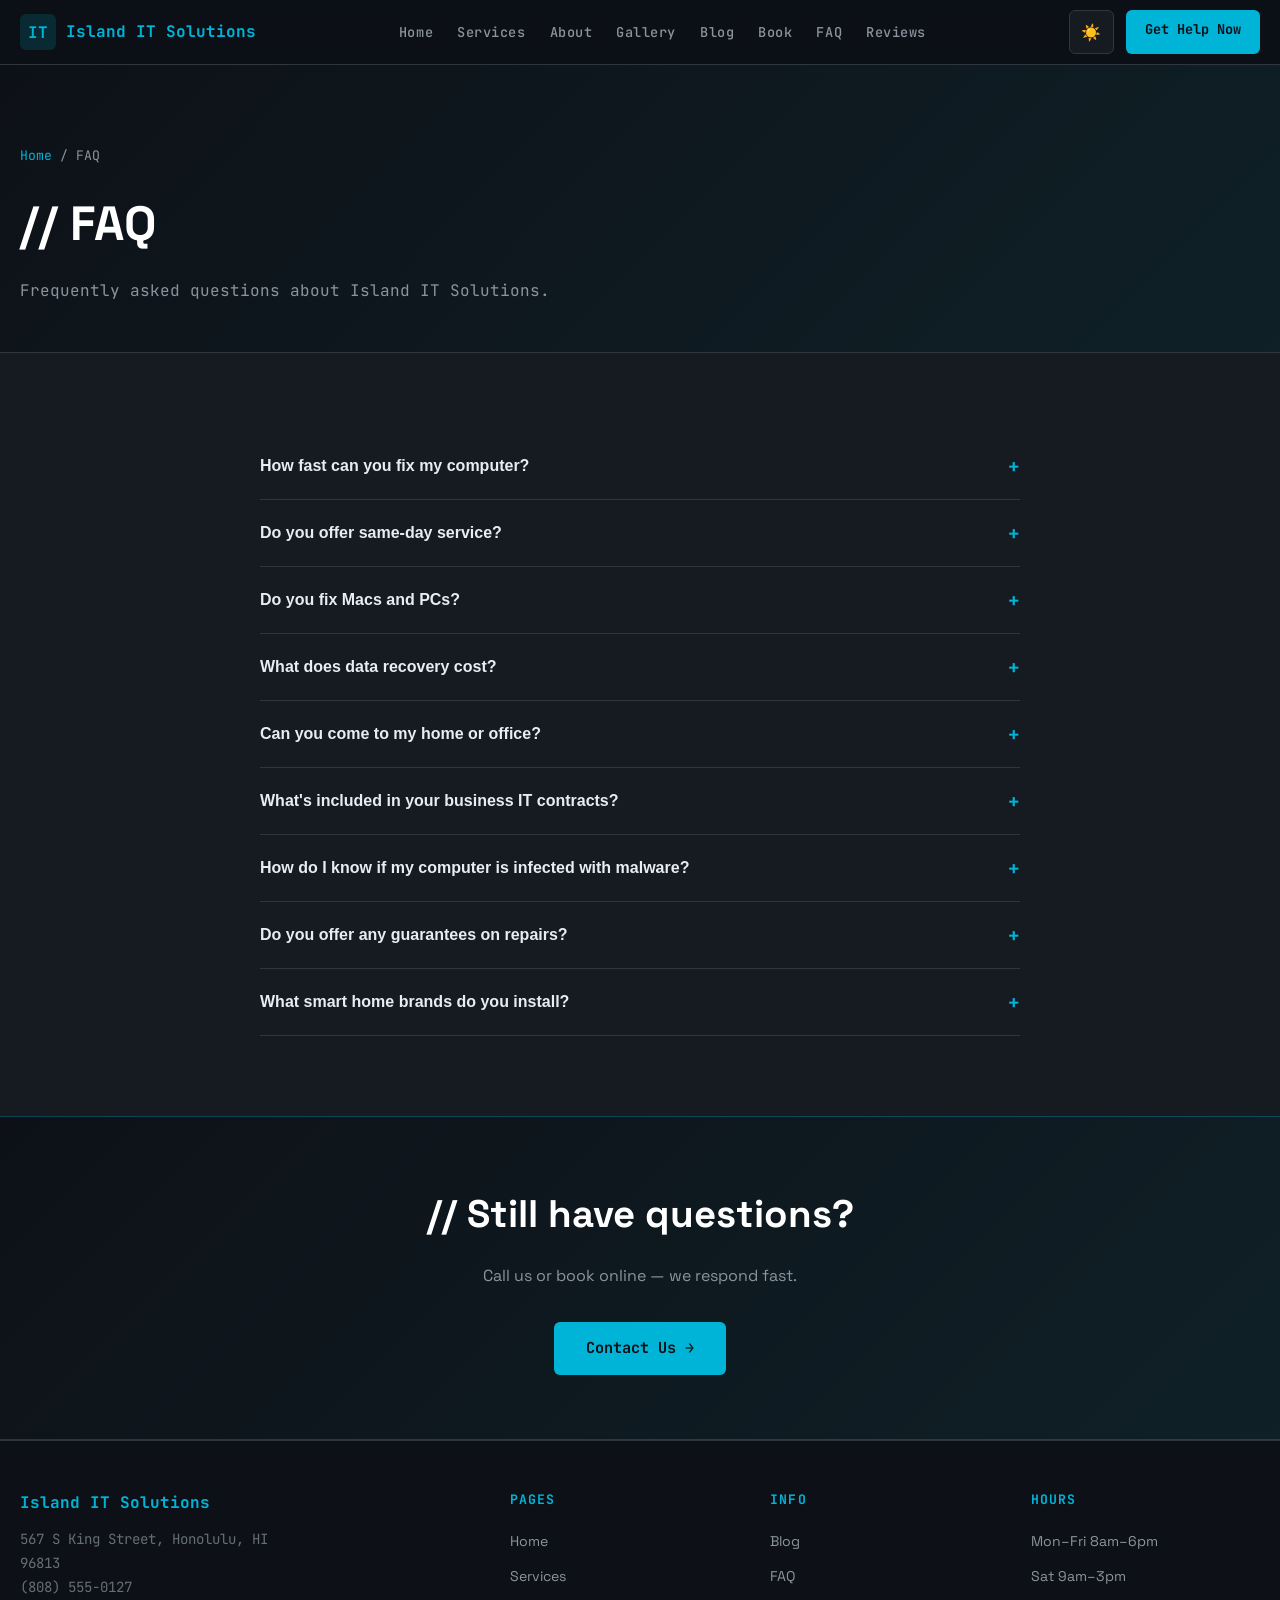
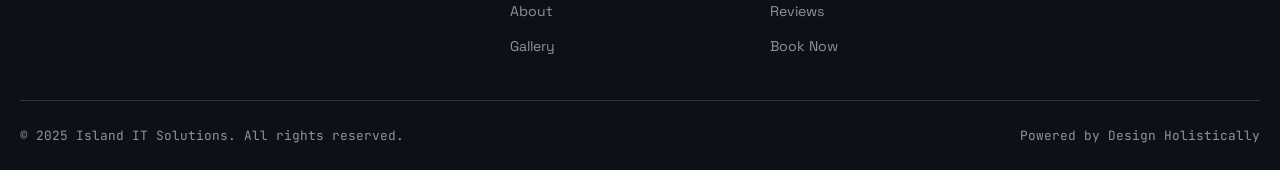
<file: faq.html>
<!DOCTYPE html>
<html lang="en" data-theme="dark">
<head>
<meta charset="UTF-8"><meta name="viewport" content="width=device-width, initial-scale=1.0">
<title>FAQ — Island IT Solutions | Honolulu, Hawaii</title>
<meta name="description" content="Frequently asked questions about Island IT Solutions computer repair, data recovery, and IT services in Honolulu.">
<meta property="og:title" content="FAQ — Island IT Solutions">
<meta property="og:type" content="website">
<link rel="stylesheet" href="css/style.css">
  <link rel="icon" type="image/x-icon" href="images/favicon.ico">
  <link rel="icon" type="image/png" sizes="32x32" href="images/favicon-32x32.png">
  <link rel="icon" type="image/png" sizes="16x16" href="images/favicon-16x16.png">
  <link rel="apple-touch-icon" sizes="180x180" href="images/apple-touch-icon.png">
</head>
<body>
<header class="site-header">
  <div class="header-inner">
    <a href="index.html" class="logo-wrap">
      <svg width="36" height="36" viewBox="0 0 36 36" fill="none">
        <rect width="36" height="36" rx="6" fill="#00B4D8" opacity="0.15"/>
        <text x="18" y="24" text-anchor="middle" font-family="JetBrains Mono,monospace" font-weight="700" font-size="16" fill="#00B4D8">IT</text>
      </svg>
      <span>Island IT Solutions</span>
    </a>
    <nav><ul class="nav-links" id="nav-links">
      <li><a href="index.html">Home</a></li><li><a href="services.html">Services</a></li><li><a href="about.html">About</a></li><li><a href="gallery.html">Gallery</a></li><li><a href="blog.html">Blog</a></li><li><a href="booking.html">Book</a></li><li><a href="faq.html">FAQ</a></li><li><a href="reviews.html">Reviews</a></li>
    </ul></nav>
    <div class="header-actions">
      <button id="theme-toggle" class="btn-theme">☀️</button>
      <a href="booking.html" class="btn-book">Get Help Now</a>
      <button class="hamburger" id="hamburger" aria-label="Menu" aria-expanded="false"><span></span><span></span><span></span></button>
    </div>
  </div>
</header>
<main>

  <div class="page-hero"><div class="section-inner">
    <div class="breadcrumb"><a href="index.html">Home</a> / FAQ</div>
    <h1>// FAQ</h1>
    <p>Frequently asked questions about Island IT Solutions.</p>
  </div></div>
  <section class="section section-alt"><div class="section-inner">
    <div class="faq-list">
      <div class="faq-item"><button class="faq-question">How fast can you fix my computer? <span class="faq-icon">+</span></button><div class="faq-answer">Most repairs — screen replacements, virus removal, hardware swaps — are completed same-day or next-day. Complex data recovery can take 2–3 days. We'll give you an accurate estimate when you bring your device in.</div></div>
      <div class="faq-item"><button class="faq-question">Do you offer same-day service? <span class="faq-icon">+</span></button><div class="faq-answer">Yes! We typically have same-day appointment availability for in-shop service. For on-site visits, same-day is often available for urgent issues — call (808) 555-0127 and we'll do our best to accommodate you.</div></div>
      <div class="faq-item"><button class="faq-question">Do you fix Macs and PCs? <span class="faq-icon">+</span></button><div class="faq-answer">Yes, we work on both Apple Mac computers and Windows PCs from all manufacturers — Dell, HP, Lenovo, Asus, Microsoft Surface, and more. We also repair iOS and Android mobile devices.</div></div>
      <div class="faq-item"><button class="faq-question">What does data recovery cost? <span class="faq-icon">+</span></button><div class="faq-answer">Data recovery starts at $150 for logical failures (accidental deletion, corrupted files). Physical drive failures that require cleanroom recovery start at $350. We offer a free diagnostic and no recovery, no charge policy — if we can't get your data, you don't pay.</div></div>
      <div class="faq-item"><button class="faq-question">Can you come to my home or office? <span class="faq-icon">+</span></button><div class="faq-answer">Absolutely! We offer on-site service across Honolulu and surrounding Oahu neighborhoods. On-site visits start at $120 for the first hour. We also offer remote support via secure screen sharing for software issues starting at $65.</div></div>
      <div class="faq-item"><button class="faq-question">What's included in your business IT contracts? <span class="faq-icon">+</span></button><div class="faq-answer">Our business IT contracts start at $299/month and include: unlimited remote support (response within 2 hours), priority on-site visits, monthly security checks, patch management, and quarterly hardware reviews. We customize contracts to fit your specific business needs.</div></div>
      <div class="faq-item"><button class="faq-question">How do I know if my computer is infected with malware? <span class="faq-icon">+</span></button><div class="faq-answer">Common signs include: dramatically slower performance, unexpected pop-up ads, programs crashing, browser redirects, unfamiliar programs starting at boot, and ransom demands. If you notice any of these, bring your computer in immediately — malware can spread to connected devices on your network.</div></div>
      <div class="faq-item"><button class="faq-question">Do you offer any guarantees on repairs? <span class="faq-icon">+</span></button><div class="faq-answer">Yes — all our repairs come with a 90-day warranty on parts and labor. If the same issue recurs within 90 days, we'll fix it at no additional charge. We stand behind our work 100%.</div></div>
      <div class="faq-item"><button class="faq-question">What smart home brands do you install? <span class="faq-icon">+</span></button><div class="faq-answer">We install and configure Google Nest, Amazon Alexa, Apple HomeKit, Ring, Ecobee, Lutron, Philips Hue, and many more. We're brand-agnostic and recommend the best solution for your home and lifestyle.</div></div>
    </div>
  </div></section>
  <div class="cta-banner"><h2>// Still have questions?</h2><p>Call us or book online — we respond fast.</p><a href="booking.html" class="btn-primary">Contact Us →</a></div>

</main>
<footer class="site-footer">
  <div class="footer-inner">
    <div class="footer-brand">
      <div class="logo-wrap">Island IT Solutions</div>
      <p>567 S King Street, Honolulu, HI 96813<br>(808) 555-0127</p>
    </div>
    <div class="footer-col"><h4>Pages</h4><ul><li><a href="index.html">Home</a></li><li><a href="services.html">Services</a></li><li><a href="about.html">About</a></li><li><a href="gallery.html">Gallery</a></li></ul></div>
    <div class="footer-col"><h4>Info</h4><ul><li><a href="blog.html">Blog</a></li><li><a href="faq.html">FAQ</a></li><li><a href="reviews.html">Reviews</a></li><li><a href="booking.html">Book Now</a></li></ul></div>
    <div class="footer-col"><h4>Hours</h4><ul><li><a href="#">Mon–Fri 8am–6pm</a></li><li><a href="#">Sat 9am–3pm</a></li></ul></div>
  </div>
  <div class="footer-bottom">
    <span>© 2025 Island IT Solutions. All rights reserved.</span>
    <span>Powered by <a href="https://designholistically.com" target="_blank" rel="noopener">Design Holistically</a></span>
  </div>
</footer>
<button class="back-to-top" id="back-to-top" aria-label="Back to top">↑</button>
<script src="js/main.js"></script>
</body>
</html>
</file>
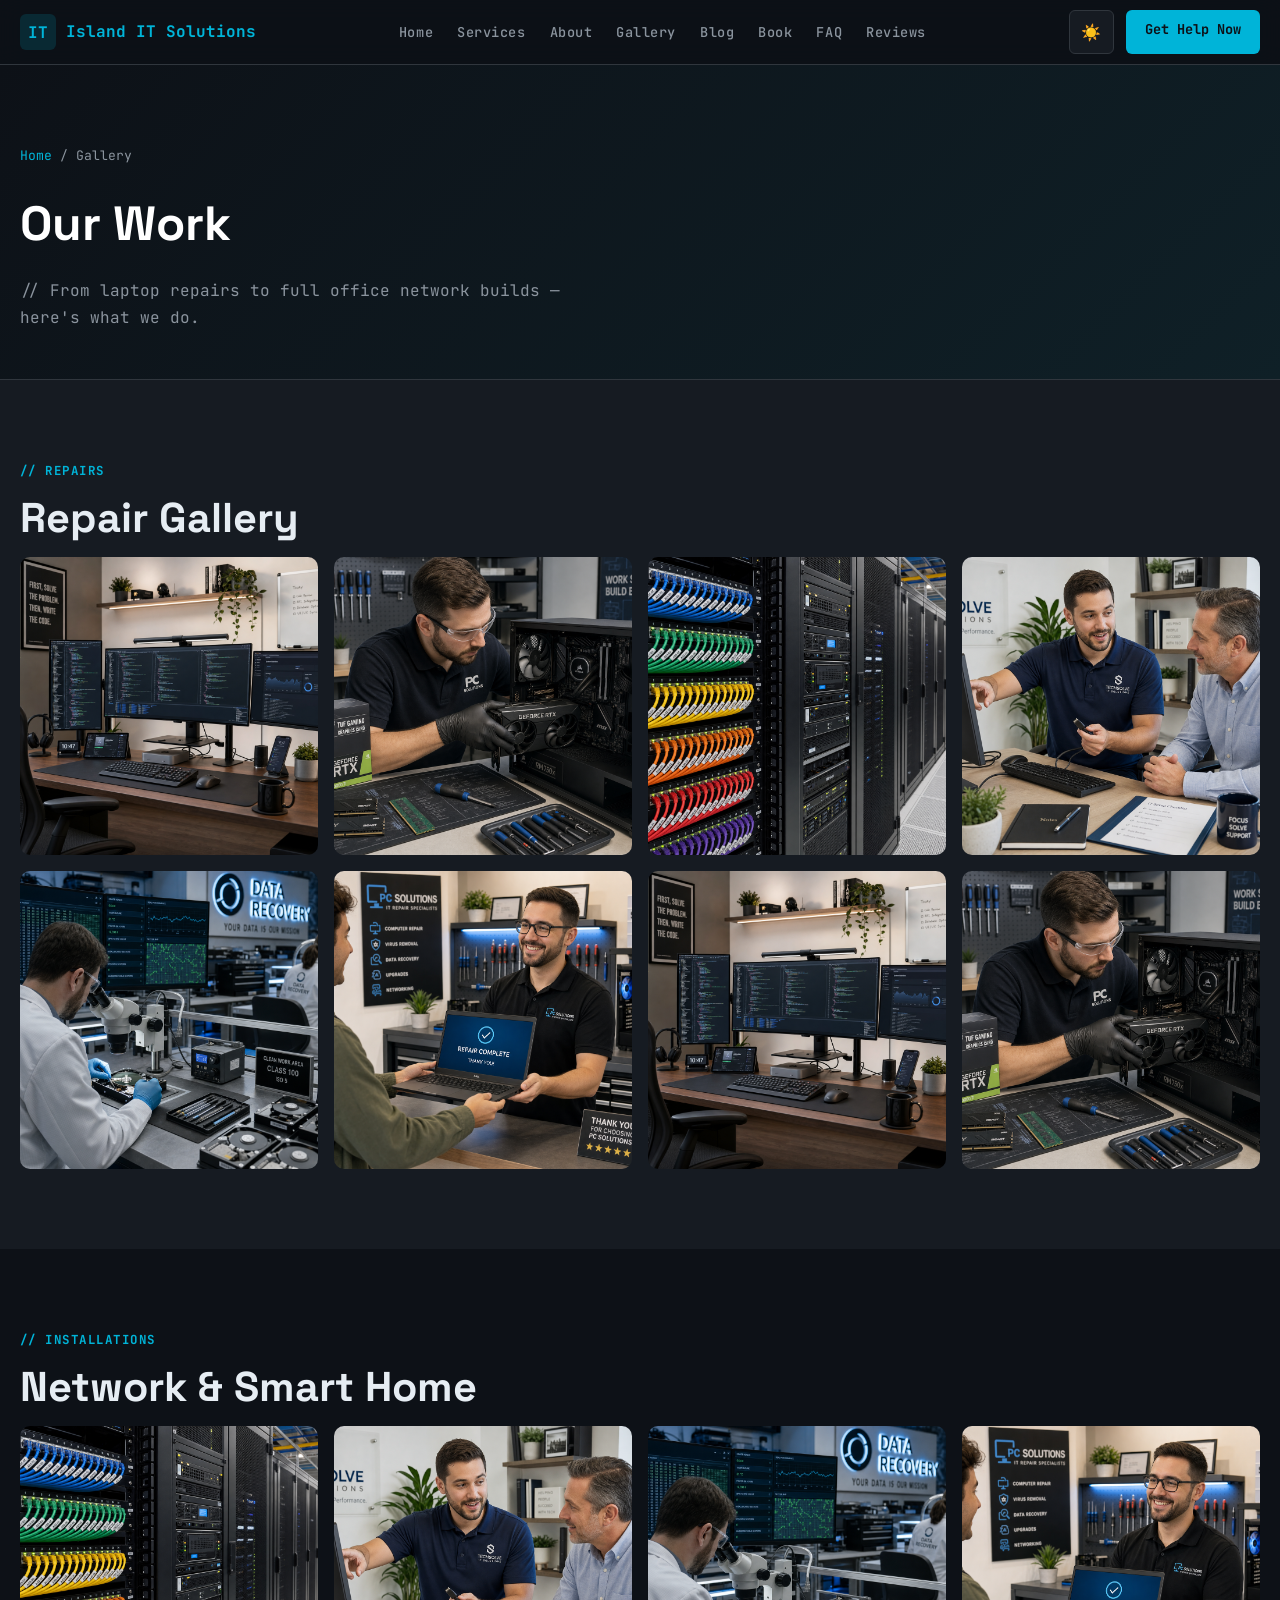
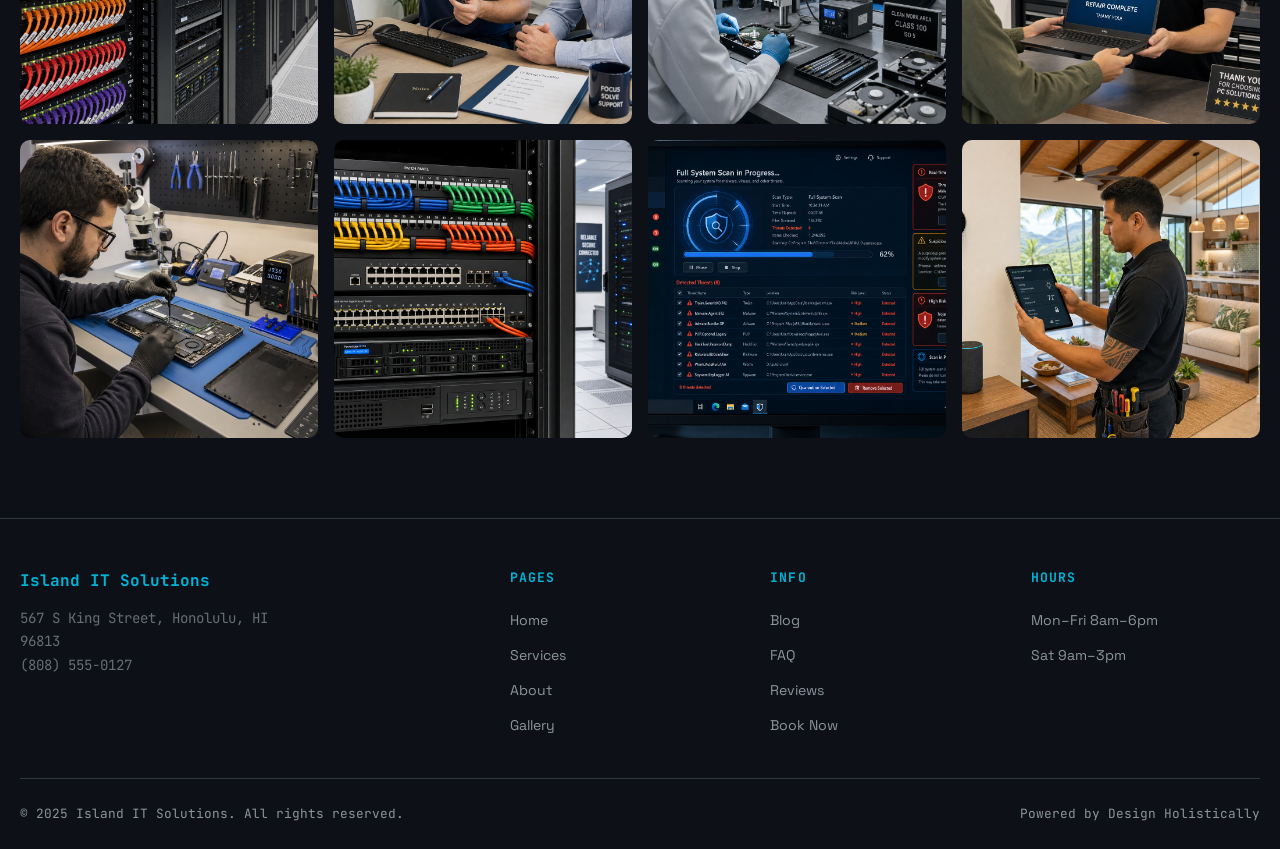
<file: gallery.html>
<!DOCTYPE html>
<html lang="en" data-theme="dark">
<head>
<meta charset="UTF-8"><meta name="viewport" content="width=device-width, initial-scale=1.0">
<title>Gallery — Island IT Solutions | Honolulu, Hawaii</title>
<meta name="description" content="See Island IT Solutions' portfolio of computer repairs, network installations, and smart home setups across Oahu.">
<meta property="og:title" content="Gallery — Island IT Solutions">
<meta property="og:type" content="website">
<link rel="stylesheet" href="css/style.css">
  <link rel="icon" type="image/x-icon" href="images/favicon.ico">
  <link rel="icon" type="image/png" sizes="32x32" href="images/favicon-32x32.png">
  <link rel="icon" type="image/png" sizes="16x16" href="images/favicon-16x16.png">
  <link rel="apple-touch-icon" sizes="180x180" href="images/apple-touch-icon.png">
</head>
<body>
<header class="site-header">
  <div class="header-inner">
    <a href="index.html" class="logo-wrap">
      <svg width="36" height="36" viewBox="0 0 36 36" fill="none">
        <rect width="36" height="36" rx="6" fill="#00B4D8" opacity="0.15"/>
        <text x="18" y="24" text-anchor="middle" font-family="JetBrains Mono,monospace" font-weight="700" font-size="16" fill="#00B4D8">IT</text>
      </svg>
      <span>Island IT Solutions</span>
    </a>
    <nav><ul class="nav-links" id="nav-links">
      <li><a href="index.html">Home</a></li><li><a href="services.html">Services</a></li><li><a href="about.html">About</a></li><li><a href="gallery.html">Gallery</a></li><li><a href="blog.html">Blog</a></li><li><a href="booking.html">Book</a></li><li><a href="faq.html">FAQ</a></li><li><a href="reviews.html">Reviews</a></li>
    </ul></nav>
    <div class="header-actions">
      <button id="theme-toggle" class="btn-theme">☀️</button>
      <a href="booking.html" class="btn-book">Get Help Now</a>
      <button class="hamburger" id="hamburger" aria-label="Menu" aria-expanded="false"><span></span><span></span><span></span></button>
    </div>
  </div>
</header>
<main>

  <div class="page-hero"><div class="section-inner">
    <div class="breadcrumb"><a href="index.html">Home</a> / Gallery</div>
    <h1>Our Work</h1>
    <p>// From laptop repairs to full office network builds — here's what we do.</p>
  </div></div>
  <section class="section section-alt"><div class="section-inner">
    <div class="section-label reveal">// repairs</div>
    <h2 class="section-title reveal">Repair Gallery</h2>
    <div class="gallery-grid">
      <div class="gallery-item reveal"><img src="images/gallery-1.png" alt="Laptop repair"></div>
      <div class="gallery-item reveal"><img src="images/gallery-2.png" alt="Screen replacement"></div>
      <div class="gallery-item reveal"><img src="images/gallery-3.png" alt="Data recovery"></div>
      <div class="gallery-item reveal"><img src="images/gallery-4.png" alt="Network cabling"></div>
      <div class="gallery-item reveal"><img src="images/gallery-5.png" alt="Smart home devices"></div>
      <div class="gallery-item reveal"><img src="images/gallery-6.png" alt="Server rack"></div>
      <div class="gallery-item reveal"><img src="images/gallery-1.png" alt="Workstation build"></div>
      <div class="gallery-item reveal"><img src="images/gallery-2.png" alt="Office network"></div>
    </div>
  </div></section>
  <section class="section"><div class="section-inner">
    <div class="section-label reveal">// installations</div>
    <h2 class="section-title reveal">Network & Smart Home</h2>
    <div class="gallery-grid">
      <div class="gallery-item reveal"><img src="images/gallery-3.png" alt="Wi-Fi installation"></div>
      <div class="gallery-item reveal"><img src="images/gallery-4.png" alt="Smart home hub"></div>
      <div class="gallery-item reveal"><img src="images/gallery-5.png" alt="Home automation"></div>
      <div class="gallery-item reveal"><img src="images/gallery-6.png" alt="Security cameras"></div>
      <div class="gallery-item reveal"><img src="images/service-repair.png" alt="Router configuration"></div>
      <div class="gallery-item reveal"><img src="images/service-network.png" alt="Access point installation"></div>
      <div class="gallery-item reveal"><img src="images/service-virus.png" alt="Structured cabling"></div>
      <div class="gallery-item reveal"><img src="images/service-smart-home.png" alt="Tech setup"></div>
    </div>
  </div></section>

</main>
<footer class="site-footer">
  <div class="footer-inner">
    <div class="footer-brand">
      <div class="logo-wrap">Island IT Solutions</div>
      <p>567 S King Street, Honolulu, HI 96813<br>(808) 555-0127</p>
    </div>
    <div class="footer-col"><h4>Pages</h4><ul><li><a href="index.html">Home</a></li><li><a href="services.html">Services</a></li><li><a href="about.html">About</a></li><li><a href="gallery.html">Gallery</a></li></ul></div>
    <div class="footer-col"><h4>Info</h4><ul><li><a href="blog.html">Blog</a></li><li><a href="faq.html">FAQ</a></li><li><a href="reviews.html">Reviews</a></li><li><a href="booking.html">Book Now</a></li></ul></div>
    <div class="footer-col"><h4>Hours</h4><ul><li><a href="#">Mon–Fri 8am–6pm</a></li><li><a href="#">Sat 9am–3pm</a></li></ul></div>
  </div>
  <div class="footer-bottom">
    <span>© 2025 Island IT Solutions. All rights reserved.</span>
    <span>Powered by <a href="https://designholistically.com" target="_blank" rel="noopener">Design Holistically</a></span>
  </div>
</footer>
<button class="back-to-top" id="back-to-top" aria-label="Back to top">↑</button>
<script src="js/main.js"></script>
</body>
</html>
</file>
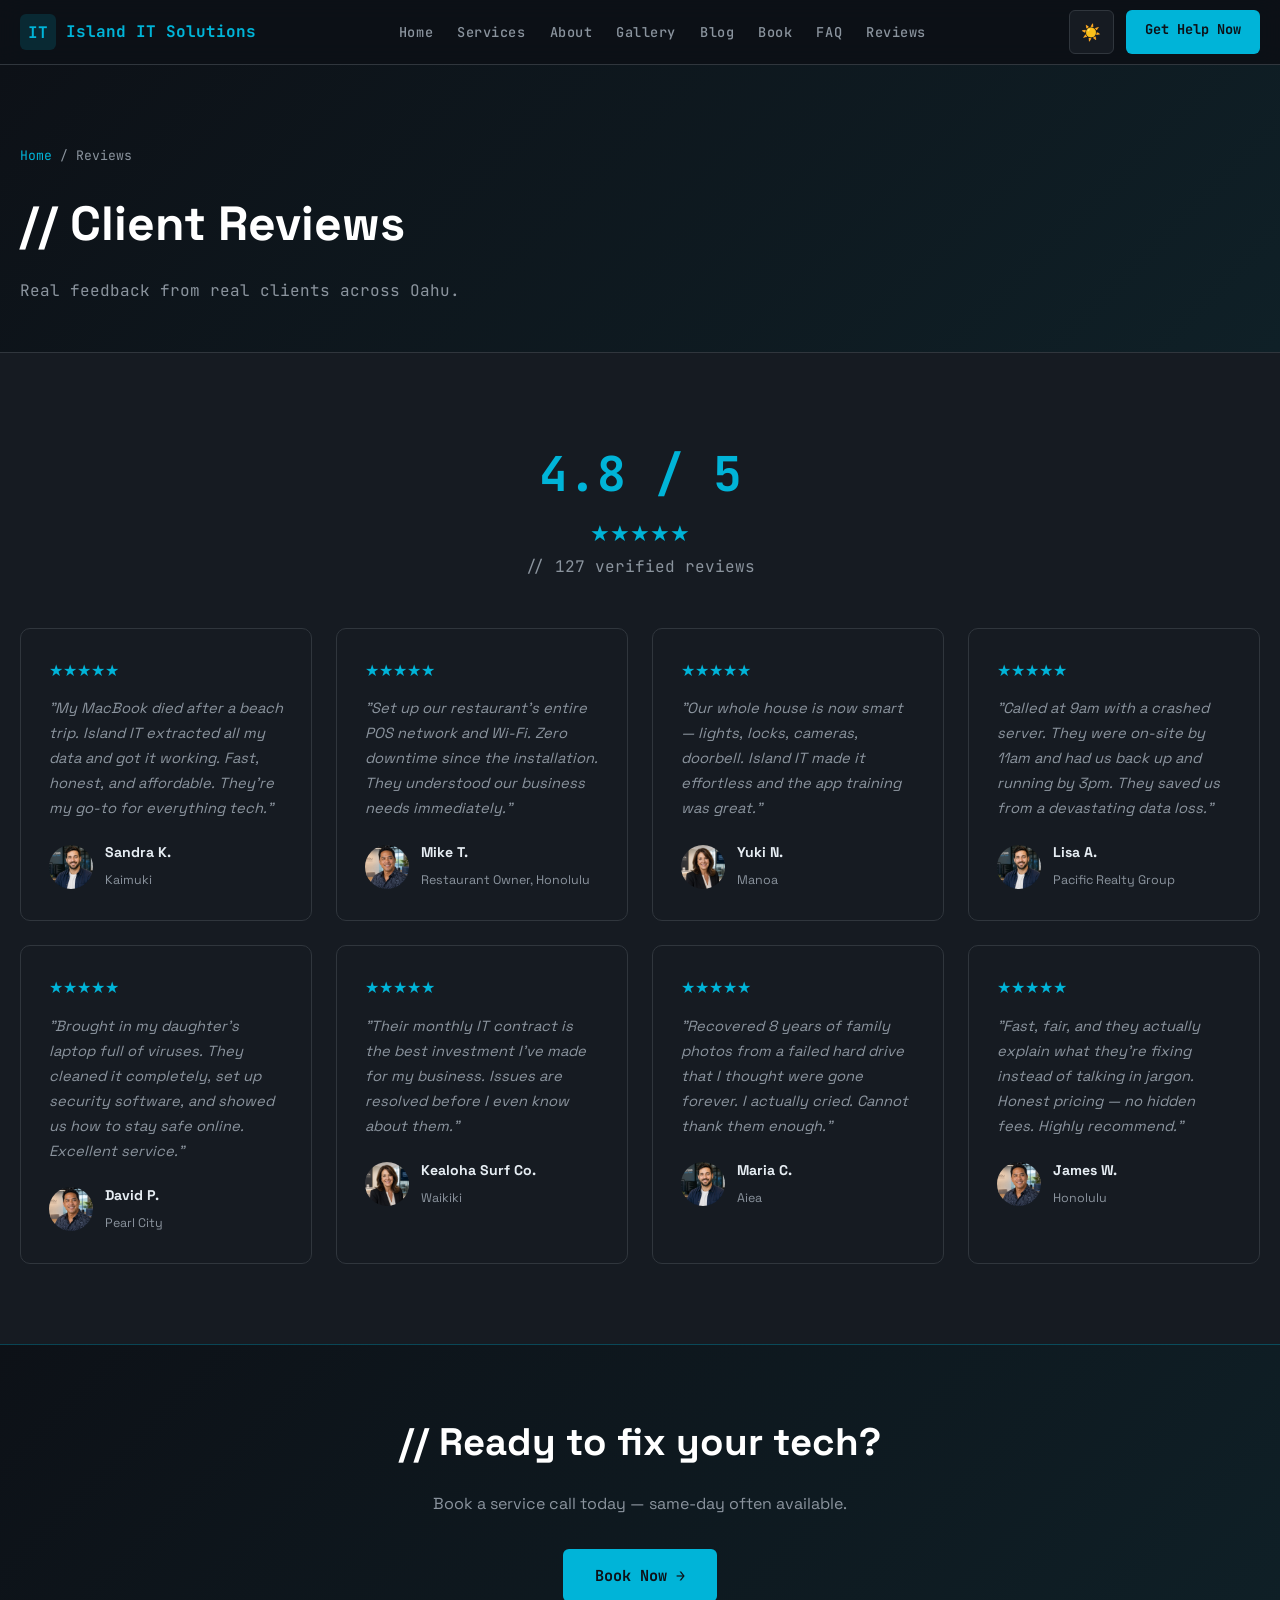
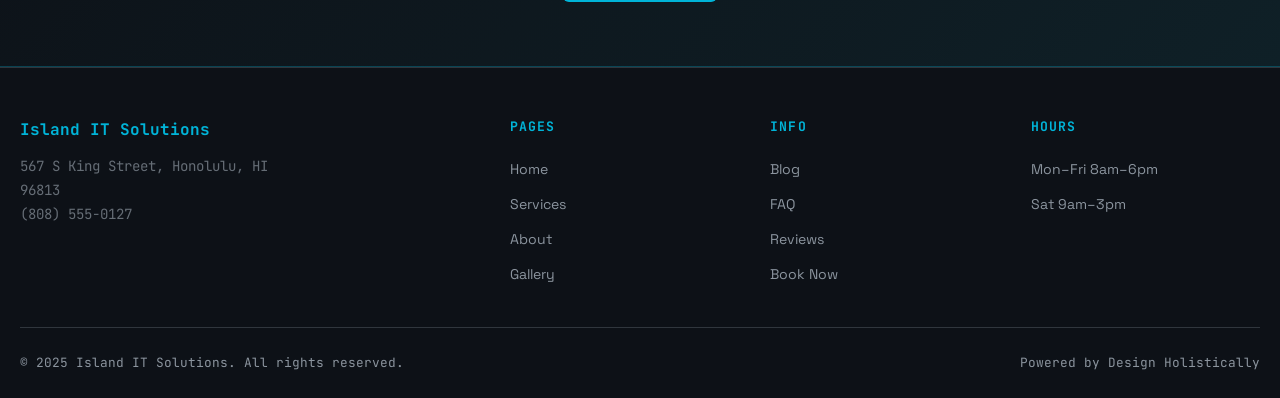
<file: reviews.html>
<!DOCTYPE html>
<html lang="en" data-theme="dark">
<head>
<meta charset="UTF-8"><meta name="viewport" content="width=device-width, initial-scale=1.0">
<title>Reviews — Island IT Solutions | Honolulu, Hawaii</title>
<meta name="description" content="Read client reviews for Island IT Solutions — computer repair, network setup, and IT support in Honolulu.">
<meta property="og:title" content="Reviews — Island IT Solutions">
<meta property="og:type" content="website">
<link rel="stylesheet" href="css/style.css">
  <link rel="icon" type="image/x-icon" href="images/favicon.ico">
  <link rel="icon" type="image/png" sizes="32x32" href="images/favicon-32x32.png">
  <link rel="icon" type="image/png" sizes="16x16" href="images/favicon-16x16.png">
  <link rel="apple-touch-icon" sizes="180x180" href="images/apple-touch-icon.png">
</head>
<body>
<header class="site-header">
  <div class="header-inner">
    <a href="index.html" class="logo-wrap">
      <svg width="36" height="36" viewBox="0 0 36 36" fill="none">
        <rect width="36" height="36" rx="6" fill="#00B4D8" opacity="0.15"/>
        <text x="18" y="24" text-anchor="middle" font-family="JetBrains Mono,monospace" font-weight="700" font-size="16" fill="#00B4D8">IT</text>
      </svg>
      <span>Island IT Solutions</span>
    </a>
    <nav><ul class="nav-links" id="nav-links">
      <li><a href="index.html">Home</a></li><li><a href="services.html">Services</a></li><li><a href="about.html">About</a></li><li><a href="gallery.html">Gallery</a></li><li><a href="blog.html">Blog</a></li><li><a href="booking.html">Book</a></li><li><a href="faq.html">FAQ</a></li><li><a href="reviews.html">Reviews</a></li>
    </ul></nav>
    <div class="header-actions">
      <button id="theme-toggle" class="btn-theme">☀️</button>
      <a href="booking.html" class="btn-book">Get Help Now</a>
      <button class="hamburger" id="hamburger" aria-label="Menu" aria-expanded="false"><span></span><span></span><span></span></button>
    </div>
  </div>
</header>
<main>

  <div class="page-hero"><div class="section-inner">
    <div class="breadcrumb"><a href="index.html">Home</a> / Reviews</div>
    <h1>// Client Reviews</h1>
    <p>Real feedback from real clients across Oahu.</p>
  </div></div>
  <section class="section section-alt"><div class="section-inner">
    <div style="text-align:center;margin-bottom:3rem;" class="reveal">
      <div style="font-size:3rem;font-weight:700;font-family:var(--font-mono);color:var(--accent);">4.8 / 5</div>
      <div style="font-size:1.4rem;color:var(--accent);">★★★★★</div>
      <div style="color:var(--text-muted);font-family:var(--font-mono);">// 127 verified reviews</div>
    </div>
    <div class="reviews-grid">
      <div class="review-card reveal"><div class="stars">★★★★★</div><p class="testimonial-text">"My MacBook died after a beach trip. Island IT extracted all my data and got it working. Fast, honest, and affordable. They're my go-to for everything tech."</p><div class="testimonial-author"><img src="images/avatar-1.png" alt="Sandra K."><div><strong>Sandra K.</strong><span>Kaimuki</span></div></div></div>
      <div class="review-card reveal"><div class="stars">★★★★★</div><p class="testimonial-text">"Set up our restaurant's entire POS network and Wi-Fi. Zero downtime since the installation. They understood our business needs immediately."</p><div class="testimonial-author"><img src="images/avatar-2.png" alt="Mike T."><div><strong>Mike T.</strong><span>Restaurant Owner, Honolulu</span></div></div></div>
      <div class="review-card reveal"><div class="stars">★★★★★</div><p class="testimonial-text">"Our whole house is now smart — lights, locks, cameras, doorbell. Island IT made it effortless and the app training was great."</p><div class="testimonial-author"><img src="images/avatar-3.png" alt="Yuki N."><div><strong>Yuki N.</strong><span>Manoa</span></div></div></div>
      <div class="review-card reveal"><div class="stars">★★★★★</div><p class="testimonial-text">"Called at 9am with a crashed server. They were on-site by 11am and had us back up and running by 3pm. They saved us from a devastating data loss."</p><div class="testimonial-author"><img src="images/avatar-1.png" alt="Pacific Realty"><div><strong>Lisa A.</strong><span>Pacific Realty Group</span></div></div></div>
      <div class="review-card reveal"><div class="stars">★★★★★</div><p class="testimonial-text">"Brought in my daughter's laptop full of viruses. They cleaned it completely, set up security software, and showed us how to stay safe online. Excellent service."</p><div class="testimonial-author"><img src="images/avatar-2.png" alt="David P."><div><strong>David P.</strong><span>Pearl City</span></div></div></div>
      <div class="review-card reveal"><div class="stars">★★★★★</div><p class="testimonial-text">"Their monthly IT contract is the best investment I've made for my business. Issues are resolved before I even know about them."</p><div class="testimonial-author"><img src="images/avatar-3.png" alt="Kealoha Surf"><div><strong>Kealoha Surf Co.</strong><span>Waikiki</span></div></div></div>
      <div class="review-card reveal"><div class="stars">★★★★★</div><p class="testimonial-text">"Recovered 8 years of family photos from a failed hard drive that I thought were gone forever. I actually cried. Cannot thank them enough."</p><div class="testimonial-author"><img src="images/avatar-1.png" alt="Maria C."><div><strong>Maria C.</strong><span>Aiea</span></div></div></div>
      <div class="review-card reveal"><div class="stars">★★★★★</div><p class="testimonial-text">"Fast, fair, and they actually explain what they're fixing instead of talking in jargon. Honest pricing — no hidden fees. Highly recommend."</p><div class="testimonial-author"><img src="images/avatar-2.png" alt="James W."><div><strong>James W.</strong><span>Honolulu</span></div></div></div>
    </div>
  </div></section>
  <div class="cta-banner"><h2>// Ready to fix your tech?</h2><p>Book a service call today — same-day often available.</p><a href="booking.html" class="btn-primary">Book Now →</a></div>

</main>
<footer class="site-footer">
  <div class="footer-inner">
    <div class="footer-brand">
      <div class="logo-wrap">Island IT Solutions</div>
      <p>567 S King Street, Honolulu, HI 96813<br>(808) 555-0127</p>
    </div>
    <div class="footer-col"><h4>Pages</h4><ul><li><a href="index.html">Home</a></li><li><a href="services.html">Services</a></li><li><a href="about.html">About</a></li><li><a href="gallery.html">Gallery</a></li></ul></div>
    <div class="footer-col"><h4>Info</h4><ul><li><a href="blog.html">Blog</a></li><li><a href="faq.html">FAQ</a></li><li><a href="reviews.html">Reviews</a></li><li><a href="booking.html">Book Now</a></li></ul></div>
    <div class="footer-col"><h4>Hours</h4><ul><li><a href="#">Mon–Fri 8am–6pm</a></li><li><a href="#">Sat 9am–3pm</a></li></ul></div>
  </div>
  <div class="footer-bottom">
    <span>© 2025 Island IT Solutions. All rights reserved.</span>
    <span>Powered by <a href="https://designholistically.com" target="_blank" rel="noopener">Design Holistically</a></span>
  </div>
</footer>
<button class="back-to-top" id="back-to-top" aria-label="Back to top">↑</button>
<script src="js/main.js"></script>
</body>
</html>
</file>
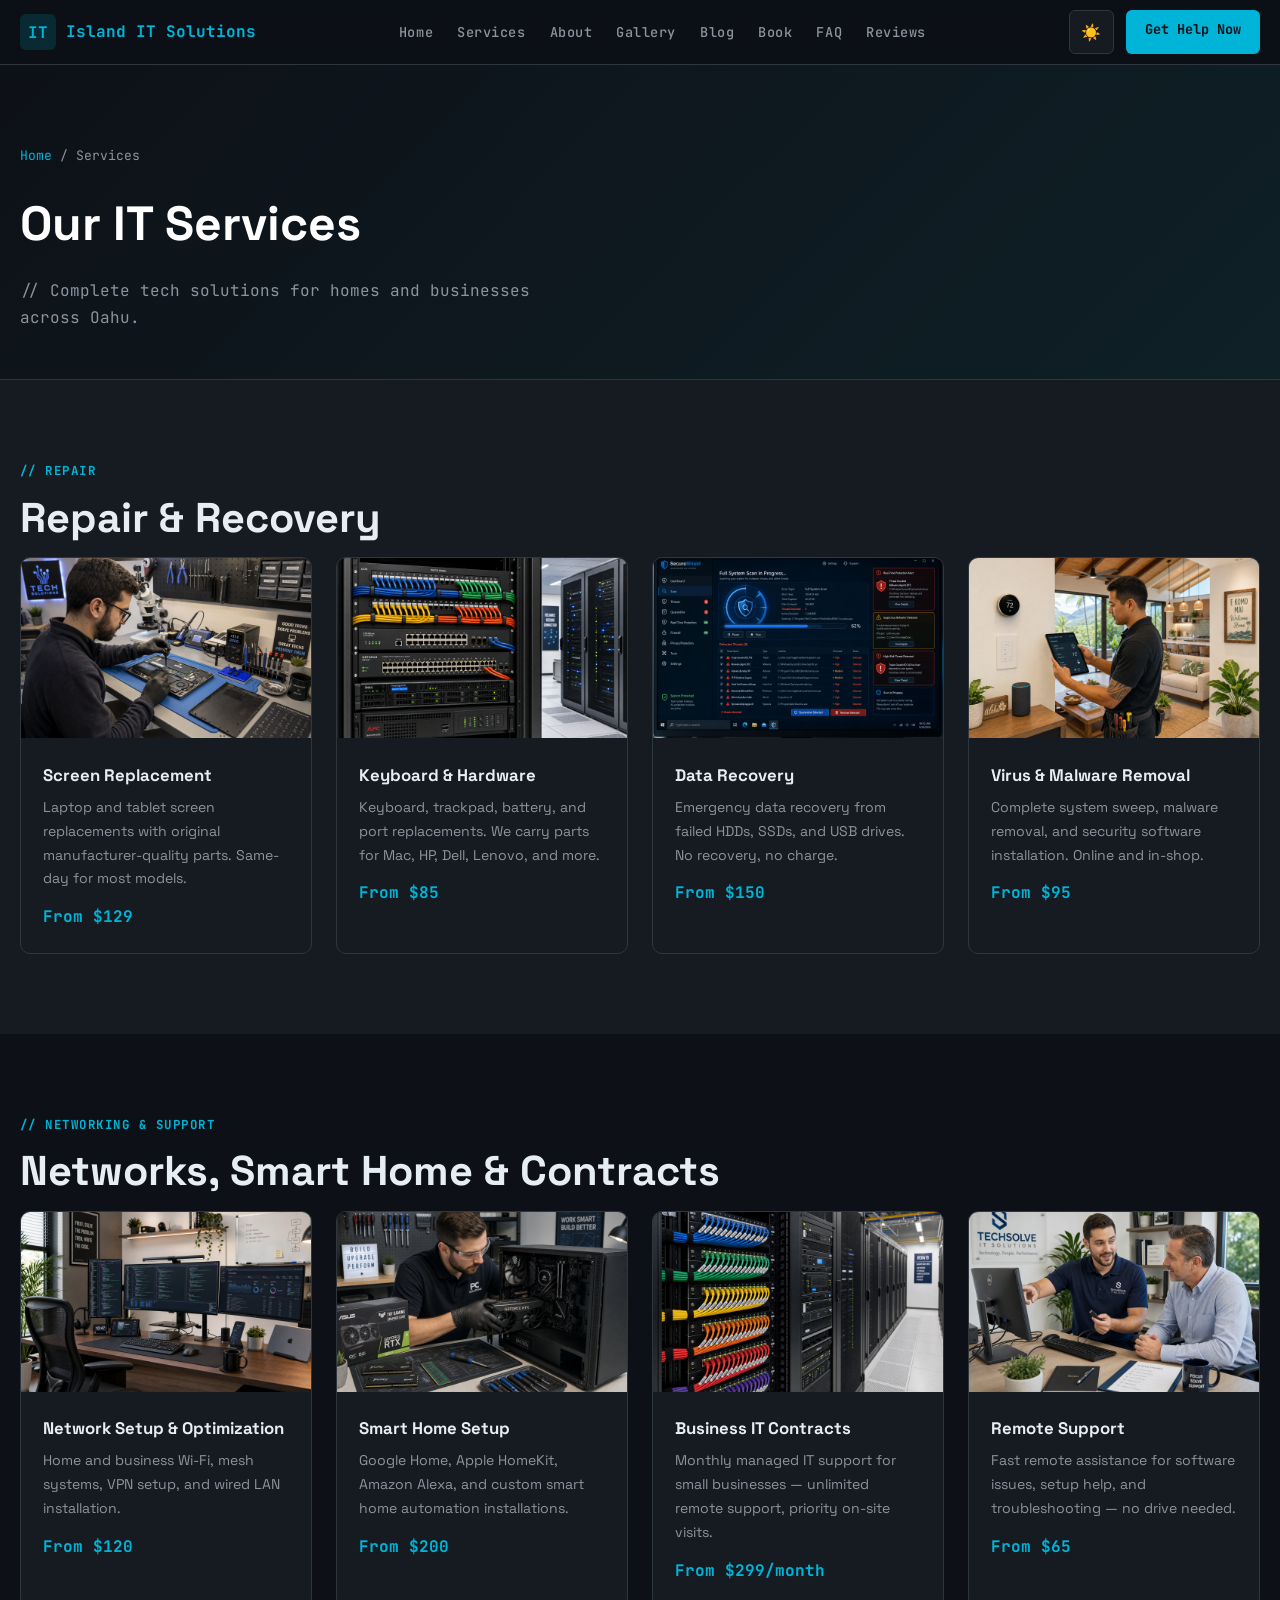
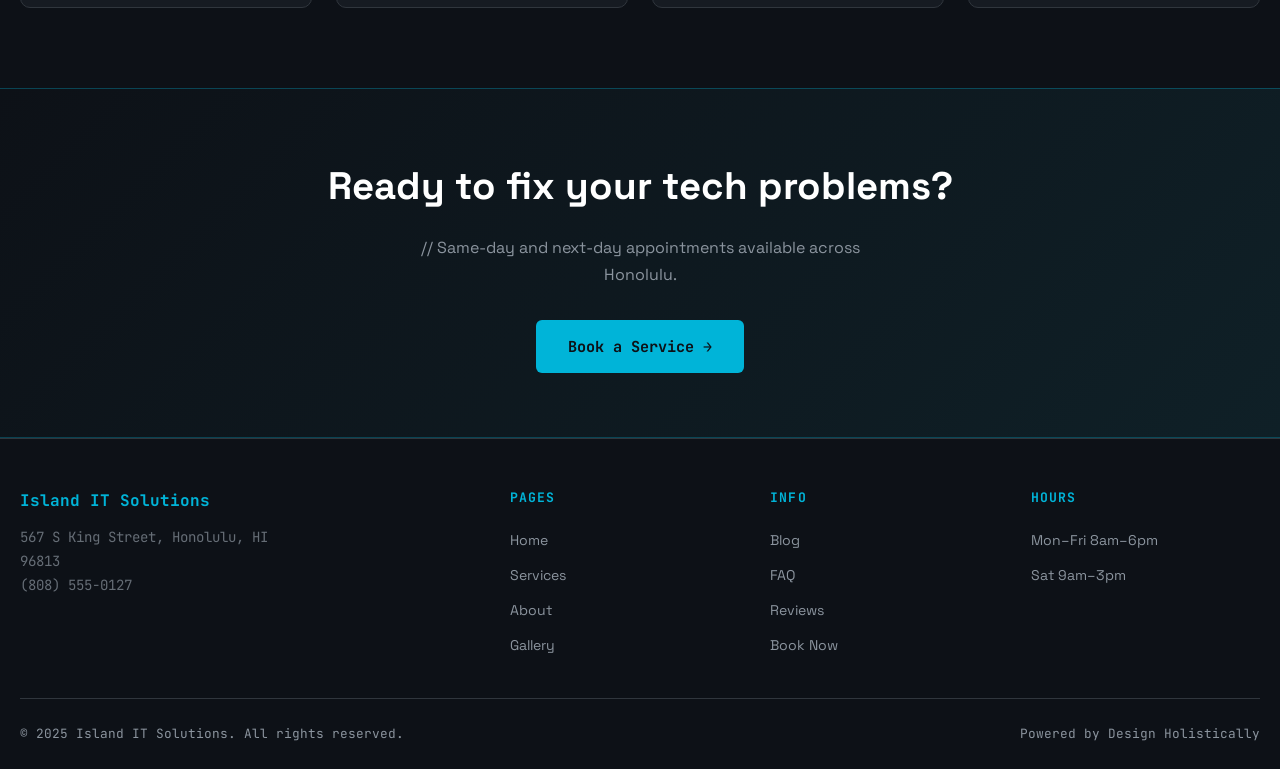
<file: services.html>
<!DOCTYPE html>
<html lang="en" data-theme="dark">
<head>
<meta charset="UTF-8"><meta name="viewport" content="width=device-width, initial-scale=1.0">
<title>Services — Island IT Solutions | Honolulu, Hawaii</title>
<meta name="description" content="Computer repair, network setup, virus removal, data recovery, smart home setup, and IT support contracts in Honolulu.">
<meta property="og:title" content="Services — Island IT Solutions">
<meta property="og:type" content="website">
<link rel="stylesheet" href="css/style.css">
  <link rel="icon" type="image/x-icon" href="images/favicon.ico">
  <link rel="icon" type="image/png" sizes="32x32" href="images/favicon-32x32.png">
  <link rel="icon" type="image/png" sizes="16x16" href="images/favicon-16x16.png">
  <link rel="apple-touch-icon" sizes="180x180" href="images/apple-touch-icon.png">
</head>
<body>
<header class="site-header">
  <div class="header-inner">
    <a href="index.html" class="logo-wrap">
      <svg width="36" height="36" viewBox="0 0 36 36" fill="none">
        <rect width="36" height="36" rx="6" fill="#00B4D8" opacity="0.15"/>
        <text x="18" y="24" text-anchor="middle" font-family="JetBrains Mono,monospace" font-weight="700" font-size="16" fill="#00B4D8">IT</text>
      </svg>
      <span>Island IT Solutions</span>
    </a>
    <nav><ul class="nav-links" id="nav-links">
      <li><a href="index.html">Home</a></li><li><a href="services.html">Services</a></li><li><a href="about.html">About</a></li><li><a href="gallery.html">Gallery</a></li><li><a href="blog.html">Blog</a></li><li><a href="booking.html">Book</a></li><li><a href="faq.html">FAQ</a></li><li><a href="reviews.html">Reviews</a></li>
    </ul></nav>
    <div class="header-actions">
      <button id="theme-toggle" class="btn-theme">☀️</button>
      <a href="booking.html" class="btn-book">Get Help Now</a>
      <button class="hamburger" id="hamburger" aria-label="Menu" aria-expanded="false"><span></span><span></span><span></span></button>
    </div>
  </div>
</header>
<main>

  <div class="page-hero"><div class="section-inner">
    <div class="breadcrumb"><a href="index.html">Home</a> / Services</div>
    <h1>Our IT Services</h1>
    <p>// Complete tech solutions for homes and businesses across Oahu.</p>
  </div></div>
  <section class="section section-alt"><div class="section-inner">
    <div class="section-label reveal">// repair</div>
    <h2 class="section-title reveal">Repair & Recovery</h2>
    <div class="services-grid">
      <div class="service-card reveal"><img src="images/service-repair.png" alt="Screen Replacement"><div class="service-card-body"><h3>Screen Replacement</h3><p>Laptop and tablet screen replacements with original manufacturer-quality parts. Same-day for most models.</p><div class="service-price">From $129</div></div></div>
      <div class="service-card reveal"><img src="images/service-network.png" alt="Keyboard Replacement"><div class="service-card-body"><h3>Keyboard & Hardware</h3><p>Keyboard, trackpad, battery, and port replacements. We carry parts for Mac, HP, Dell, Lenovo, and more.</p><div class="service-price">From $85</div></div></div>
      <div class="service-card reveal"><img src="images/service-virus.png" alt="Data Recovery"><div class="service-card-body"><h3>Data Recovery</h3><p>Emergency data recovery from failed HDDs, SSDs, and USB drives. No recovery, no charge.</p><div class="service-price">From $150</div></div></div>
      <div class="service-card reveal"><img src="images/service-smart-home.png" alt="Virus Removal"><div class="service-card-body"><h3>Virus & Malware Removal</h3><p>Complete system sweep, malware removal, and security software installation. Online and in-shop.</p><div class="service-price">From $95</div></div></div>
    </div>
  </div></section>
  <section class="section"><div class="section-inner">
    <div class="section-label reveal">// networking & support</div>
    <h2 class="section-title reveal">Networks, Smart Home & Contracts</h2>
    <div class="services-grid">
      <div class="service-card reveal"><img src="images/gallery-1.png" alt="Network Setup"><div class="service-card-body"><h3>Network Setup & Optimization</h3><p>Home and business Wi-Fi, mesh systems, VPN setup, and wired LAN installation.</p><div class="service-price">From $120</div></div></div>
      <div class="service-card reveal"><img src="images/gallery-2.png" alt="Smart Home"><div class="service-card-body"><h3>Smart Home Setup</h3><p>Google Home, Apple HomeKit, Amazon Alexa, and custom smart home automation installations.</p><div class="service-price">From $200</div></div></div>
      <div class="service-card reveal"><img src="images/gallery-3.png" alt="IT Support Contract"><div class="service-card-body"><h3>Business IT Contracts</h3><p>Monthly managed IT support for small businesses — unlimited remote support, priority on-site visits.</p><div class="service-price">From $299/month</div></div></div>
      <div class="service-card reveal"><img src="images/gallery-4.png" alt="Remote Support"><div class="service-card-body"><h3>Remote Support</h3><p>Fast remote assistance for software issues, setup help, and troubleshooting — no drive needed.</p><div class="service-price">From $65</div></div></div>
    </div>
  </div></section>
  <div class="cta-banner"><h2>Ready to fix your tech problems?</h2><p>// Same-day and next-day appointments available across Honolulu.</p><a href="booking.html" class="btn-primary">Book a Service →</a></div>

</main>
<footer class="site-footer">
  <div class="footer-inner">
    <div class="footer-brand">
      <div class="logo-wrap">Island IT Solutions</div>
      <p>567 S King Street, Honolulu, HI 96813<br>(808) 555-0127</p>
    </div>
    <div class="footer-col"><h4>Pages</h4><ul><li><a href="index.html">Home</a></li><li><a href="services.html">Services</a></li><li><a href="about.html">About</a></li><li><a href="gallery.html">Gallery</a></li></ul></div>
    <div class="footer-col"><h4>Info</h4><ul><li><a href="blog.html">Blog</a></li><li><a href="faq.html">FAQ</a></li><li><a href="reviews.html">Reviews</a></li><li><a href="booking.html">Book Now</a></li></ul></div>
    <div class="footer-col"><h4>Hours</h4><ul><li><a href="#">Mon–Fri 8am–6pm</a></li><li><a href="#">Sat 9am–3pm</a></li></ul></div>
  </div>
  <div class="footer-bottom">
    <span>© 2025 Island IT Solutions. All rights reserved.</span>
    <span>Powered by <a href="https://designholistically.com" target="_blank" rel="noopener">Design Holistically</a></span>
  </div>
</footer>
<button class="back-to-top" id="back-to-top" aria-label="Back to top">↑</button>
<script src="js/main.js"></script>
</body>
</html>
</file>
<file: css/style.css>
@import url('https://fonts.googleapis.com/css2?family=Space+Grotesk:wght@400;500;600;700&family=JetBrains+Mono:wght@400;700&display=swap');
:root {
  --primary: #0D1117;
  --accent: #00B4D8;
  --bg: #F0F9FF;
  --bg2: #E0F2FE;
  --text: #0D1117;
  --text-muted: #475569;
  --border: #CBD5E1;
  --white: #ffffff;
  --shadow: 0 4px 24px rgba(0,180,216,0.10);
  --radius: 10px;
  --font-heading: 'Space Grotesk', sans-serif;
  --font-body: 'Space Grotesk', sans-serif;
  --font-mono: 'JetBrains Mono', monospace;
  --transition: all 0.3s ease;
}
[data-theme="dark"] {
  --bg: #0D1117;
  --bg2: #161B22;
  --text: #E6EDF3;
  --text-muted: #8B949E;
  --border: #30363D;
  --white: #161B22;
  --shadow: 0 4px 24px rgba(0,0,0,0.5);
}
*, *::before, *::after { box-sizing: border-box; margin: 0; padding: 0; }
html { scroll-behavior: smooth; }
body { font-family: var(--font-body); background: var(--bg); color: var(--text); line-height: 1.7; transition: background 0.3s, color 0.3s; }
img { max-width: 100%; display: block; }
a { color: var(--accent); text-decoration: none; }
.site-header { position: sticky; top: 0; z-index: 100; background: rgba(13,17,23,0.92); backdrop-filter: blur(12px); border-bottom: 1px solid #30363D; padding: 0 1.25rem; }
.header-inner { max-width: 1280px; margin: 0 auto; display: flex; align-items: center; justify-content: space-between; height: 64px; }
.logo-wrap { display: flex; align-items: center; gap: 0.6rem; font-family: var(--font-mono); font-size: 1rem; font-weight: 700; color: var(--accent); }
.nav-links { display: flex; gap: 1.5rem; list-style: none; }
.nav-links a { font-size: 0.85rem; font-weight: 500; color: #8B949E; letter-spacing: 0.04em; transition: color 0.2s; font-family: var(--font-mono); }
.nav-links a:hover { color: var(--accent); }
.header-actions { display: flex; align-items: center; gap: 0.75rem; }
.btn-theme { background: #161B22; border: 1px solid #30363D; border-radius: 6px; padding: 0.4rem 0.7rem; cursor: pointer; color: #8B949E; font-size: 1rem; min-width: 44px; min-height: 44px; transition: var(--transition); }
.btn-book { background: var(--accent); color: #0D1117; border: none; border-radius: 6px; padding: 0.5rem 1.2rem; font-weight: 700; cursor: pointer; font-size: 0.85rem; min-height: 44px; font-family: var(--font-mono); transition: var(--transition); }
.btn-book:hover { background: #0096B7; }
.hamburger { display: none; flex-direction: column; gap: 5px; background: none; border: none; cursor: pointer; padding: 0.5rem; min-width: 44px; min-height: 44px; justify-content: center; align-items: center; }
.hamburger span { width: 24px; height: 2px; background: #8B949E; border-radius: 2px; transition: var(--transition); }
@media (max-width: 768px) { .nav-links { display: none; flex-direction: column; position: absolute; top: 64px; left: 0; right: 0; background: #0D1117; border-bottom: 1px solid #30363D; padding: 1rem 1.25rem; gap: 0.5rem; } .nav-links.open { display: flex; } .hamburger { display: flex; } .btn-book { display: none; } }
.hero { position: relative; min-height: 88vh; display: flex; align-items: center; background: transparent; overflow: hidden; }
.hero-grid { position: absolute; inset: 0; background-image: linear-gradient(#30363D 1px, transparent 1px), linear-gradient(90deg, #30363D 1px, transparent 1px); background-size: 40px 40px; opacity: 0.3; }
.hero-glow { position: absolute; width: 600px; height: 600px; border-radius: 50%; background: radial-gradient(circle, rgba(0,180,216,0.2) 0%, transparent 70%); top: -100px; right: -100px; }
.hero-content { position: relative; z-index: 2; max-width: 1280px; margin: 0 auto; padding: 4rem 1.25rem; }
.hero-badge { display: inline-flex; align-items: center; gap: 0.5rem; background: rgba(0,180,216,0.1); color: var(--accent); border: 1px solid rgba(0,180,216,0.3); border-radius: 20px; padding: 0.3rem 1rem; font-size: 0.78rem; font-weight: 700; letter-spacing: 0.1em; text-transform: uppercase; margin-bottom: 1.5rem; font-family: var(--font-mono); }
.hero h1 { font-size: clamp(2.5rem, 6vw, 4rem); font-weight: 700; color: #fff; line-height: 1.1; margin-bottom: 1.25rem; max-width: 700px; }
.hero h1 span { color: var(--accent); }
.hero p { font-size: 1.1rem; color: #8B949E; max-width: 500px; margin-bottom: 2rem; font-family: var(--font-mono); }
.hero-cta { display: flex; gap: 1rem; flex-wrap: wrap; }
.btn-primary { background: var(--accent); color: #0D1117; border: none; border-radius: 6px; padding: 0.85rem 2rem; font-weight: 700; font-size: 0.95rem; cursor: pointer; transition: var(--transition); min-height: 44px; display: inline-flex; align-items: center; gap: 0.5rem; font-family: var(--font-mono); }
.btn-primary:hover { background: #0096B7; }
.btn-secondary { background: transparent; color: #fff; border: 1px solid #30363D; border-radius: 6px; padding: 0.85rem 2rem; font-weight: 700; font-size: 0.95rem; cursor: pointer; transition: var(--transition); min-height: 44px; display: inline-flex; align-items: center; font-family: var(--font-mono); }
.btn-secondary:hover { border-color: var(--accent); color: var(--accent); }
.section { padding: 5rem 1.25rem; }
.section-inner { max-width: 1280px; margin: 0 auto; }
.section-label { font-size: 0.78rem; font-weight: 700; letter-spacing: 0.12em; text-transform: uppercase; color: var(--accent); margin-bottom: 0.75rem; font-family: var(--font-mono); }
.section-title { font-size: clamp(1.8rem, 4vw, 2.6rem); font-weight: 700; color: var(--text); line-height: 1.15; margin-bottom: 1rem; }
.section-sub { font-size: 1rem; color: var(--text-muted); max-width: 580px; margin-bottom: 3rem; }
.section-alt { background: var(--bg2); }
.services-grid { display: grid; grid-template-columns: repeat(auto-fill, minmax(280px, 1fr)); gap: 1.5rem; }
.service-card { background: var(--white); border: 1px solid var(--border); border-radius: var(--radius); overflow: hidden; transition: var(--transition); }
.service-card:hover { border-color: var(--accent); transform: translateY(-4px); box-shadow: 0 0 20px rgba(0,180,216,0.15); }
.service-card img { width: 100%; height: 180px; object-fit: cover; }
.service-card-body { padding: 1.4rem; }
.service-card h3 { font-size: 1.05rem; font-weight: 700; color: var(--text); margin-bottom: 0.4rem; }
.service-card p { font-size: 0.88rem; color: var(--text-muted); margin-bottom: 0.75rem; }
.service-price { font-size: 1rem; font-weight: 700; color: var(--accent); font-family: var(--font-mono); }
.testimonials-grid { display: grid; grid-template-columns: repeat(auto-fill, minmax(280px, 1fr)); gap: 1.5rem; }
.testimonial-card { background: var(--white); border: 1px solid var(--border); border-radius: var(--radius); padding: 1.75rem; }
.stars { color: var(--accent); font-size: 1rem; margin-bottom: 0.75rem; }
.testimonial-text { font-style: italic; color: var(--text-muted); font-size: 0.92rem; margin-bottom: 1.25rem; }
.testimonial-author { display: flex; align-items: center; gap: 0.75rem; }
.testimonial-author img { width: 44px; height: 44px; border-radius: 50%; object-fit: cover; }
.testimonial-author strong { display: block; font-size: 0.88rem; color: var(--text); }
.testimonial-author span { font-size: 0.78rem; color: var(--text-muted); }
.cta-banner { background: linear-gradient(135deg, #0D1117, #0F2027); color: #fff; padding: 4rem 1.25rem; text-align: center; border-top: 1px solid rgba(0,180,216,0.3); border-bottom: 1px solid rgba(0,180,216,0.3); }
.cta-banner h2 { font-size: clamp(1.8rem, 3vw, 2.4rem); margin-bottom: 1rem; }
.cta-banner p { font-size: 1rem; color: #8B949E; margin-bottom: 2rem; max-width: 500px; margin-left: auto; margin-right: auto; }
.gallery-grid { display: grid; grid-template-columns: repeat(2, 1fr); gap: 1rem; }
@media (min-width: 768px) { .gallery-grid { grid-template-columns: repeat(3, 1fr); } }
@media (min-width: 1280px) { .gallery-grid { grid-template-columns: repeat(4, 1fr); } }
.gallery-item { border-radius: var(--radius); overflow: hidden; aspect-ratio: 1; cursor: pointer; }
.gallery-item img { width: 100%; height: 100%; object-fit: cover; transition: transform 0.4s; }
.gallery-item:hover img { transform: scale(1.05); }
.blog-grid { display: grid; grid-template-columns: repeat(auto-fill, minmax(300px, 1fr)); gap: 1.5rem; }
.blog-card { background: var(--white); border: 1px solid var(--border); border-radius: var(--radius); overflow: hidden; transition: var(--transition); }
.blog-card:hover { border-color: var(--accent); transform: translateY(-3px); }
.blog-card img { width: 100%; height: 180px; object-fit: cover; }
.blog-card-body { padding: 1.4rem; }
.blog-tag { font-size: 0.72rem; font-weight: 700; letter-spacing: 0.1em; text-transform: uppercase; color: var(--accent); margin-bottom: 0.5rem; font-family: var(--font-mono); }
.blog-card h3 { font-size: 1rem; color: var(--text); margin-bottom: 0.4rem; line-height: 1.35; }
.blog-card p { font-size: 0.88rem; color: var(--text-muted); margin-bottom: 0.75rem; }
.blog-meta { font-size: 0.78rem; color: var(--text-muted); font-family: var(--font-mono); }
.read-more { color: var(--accent); font-weight: 700; font-size: 0.88rem; }
.blog-post { max-width: 760px; margin: 0 auto; padding: 3rem 1.25rem; }
.blog-post h1 { font-size: clamp(1.8rem, 4vw, 2.6rem); color: var(--text); margin-bottom: 1rem; line-height: 1.2; }
.blog-post .meta { font-size: 0.82rem; color: var(--text-muted); margin-bottom: 2rem; font-family: var(--font-mono); }
.blog-post img { border-radius: var(--radius); margin: 2rem 0; width: 100%; height: 380px; object-fit: cover; }
.blog-post h2 { font-size: 1.5rem; color: var(--text); margin: 2rem 0 0.75rem; }
.blog-post p { font-size: 1rem; color: var(--text-muted); margin-bottom: 1.25rem; }
.blog-post ul { margin: 1rem 0 1.5rem 1.5rem; color: var(--text-muted); }
.blog-post ul li { margin-bottom: 0.5rem; }
.booking-section { max-width: 680px; margin: 0 auto; padding: 3rem 1.25rem; }
.step-indicator { display: flex; gap: 0.5rem; margin-bottom: 2.5rem; }
.step { flex: 1; height: 4px; border-radius: 2px; background: var(--border); transition: var(--transition); }
.step.active { background: var(--accent); }
.step.done { background: #0096B7; }
.form-group { margin-bottom: 1.5rem; }
.form-group label { display: block; font-weight: 700; font-size: 0.88rem; margin-bottom: 0.5rem; color: var(--text); font-family: var(--font-mono); }
.form-group input, .form-group select, .form-group textarea { width: 100%; padding: 0.75rem 1rem; border: 1px solid var(--border); border-radius: 6px; font-family: var(--font-body); font-size: 0.95rem; background: var(--bg); color: var(--text); transition: border-color 0.2s; min-height: 44px; }
.form-group input:focus, .form-group select:focus, .form-group textarea:focus { outline: none; border-color: var(--accent); }
.form-group textarea { min-height: 120px; resize: vertical; }
.form-nav { display: flex; gap: 1rem; justify-content: space-between; margin-top: 2rem; }
.booking-step { display: none; }
.booking-step.active { display: block; }
.service-option { border: 1px solid var(--border); border-radius: var(--radius); padding: 1.25rem; cursor: pointer; transition: var(--transition); margin-bottom: 0.75rem; }
.service-option:hover, .service-option.selected { border-color: var(--accent); background: rgba(0,180,216,0.05); }
.service-option h3 { font-size: 0.95rem; color: var(--text); margin-bottom: 0.25rem; }
.service-option p { font-size: 0.85rem; color: var(--text-muted); }
.confirmation-box { background: var(--bg2); border: 1px solid var(--border); border-radius: var(--radius); padding: 2rem; text-align: center; }
.confirmation-box .check { font-size: 3rem; margin-bottom: 1rem; }
.confirmation-box h2 { font-size: 1.7rem; color: var(--accent); margin-bottom: 0.5rem; }
.admin-login { max-width: 400px; margin: 6rem auto; padding: 0 1.25rem; }
.admin-card { background: var(--white); border: 1px solid var(--border); border-radius: var(--radius); padding: 2.5rem; box-shadow: var(--shadow); }
.admin-card h1 { font-size: 1.7rem; color: var(--text); margin-bottom: 0.5rem; }
.admin-card p { font-size: 0.88rem; color: var(--text-muted); margin-bottom: 2rem; }
.admin-dash { display: none; max-width: 1200px; margin: 0 auto; padding: 2rem 1.25rem; }
.stats-grid { display: grid; grid-template-columns: repeat(2, 1fr); gap: 1rem; margin-bottom: 2rem; }
@media (min-width: 768px) { .stats-grid { grid-template-columns: repeat(4, 1fr); } }
.stat-card { background: var(--white); border: 1px solid var(--border); border-radius: var(--radius); padding: 1.5rem; text-align: center; }
.stat-card .stat-num { font-size: 2rem; font-weight: 700; color: var(--accent); font-family: var(--font-mono); }
.stat-card .stat-label { font-size: 0.82rem; color: var(--text-muted); margin-top: 0.25rem; }
.admin-table-wrap { background: var(--white); border: 1px solid var(--border); border-radius: var(--radius); padding: 1.5rem; box-shadow: var(--shadow); margin-bottom: 1.5rem; overflow-x: auto; }
.admin-table-wrap h2 { font-size: 1.1rem; margin-bottom: 1rem; color: var(--text); }
table { width: 100%; border-collapse: collapse; font-size: 0.88rem; }
th { text-align: left; padding: 0.6rem 0.75rem; background: var(--bg2); font-weight: 700; font-size: 0.78rem; text-transform: uppercase; letter-spacing: 0.05em; color: var(--text-muted); font-family: var(--font-mono); }
td { padding: 0.7rem 0.75rem; border-top: 1px solid var(--border); color: var(--text); }
.badge { display: inline-block; padding: 0.2rem 0.6rem; border-radius: 12px; font-size: 0.72rem; font-weight: 700; font-family: var(--font-mono); }
.badge-green { background: #D1FAE5; color: #065F46; }
.badge-yellow { background: #FEF3C7; color: #92400E; }
.badge-red { background: #FEE2E2; color: #991B1B; }
.faq-list { max-width: 760px; margin: 0 auto; }
.faq-item { border-bottom: 1px solid var(--border); }
.faq-question { width: 100%; background: none; border: none; text-align: left; padding: 1.25rem 0; font-size: 1rem; font-weight: 600; color: var(--text); cursor: pointer; display: flex; justify-content: space-between; align-items: center; gap: 1rem; min-height: 44px; }
.faq-question:hover { color: var(--accent); }
.faq-icon { font-size: 1.2rem; color: var(--accent); flex-shrink: 0; transition: transform 0.3s; font-family: var(--font-mono); }
.faq-answer { font-size: 0.92rem; color: var(--text-muted); padding-bottom: 1.25rem; display: none; }
.faq-answer.open { display: block; }
.faq-icon.open { transform: rotate(45deg); }
.reviews-grid { display: grid; grid-template-columns: repeat(auto-fill, minmax(280px, 1fr)); gap: 1.5rem; }
.review-card { background: var(--white); border: 1px solid var(--border); border-radius: var(--radius); padding: 1.75rem; }
.team-grid { display: grid; grid-template-columns: repeat(auto-fill, minmax(220px, 1fr)); gap: 1.5rem; }
.team-card { text-align: center; background: var(--white); border: 1px solid var(--border); border-radius: var(--radius); padding: 1.75rem; }
.team-card img { width: 100px; height: 100px; border-radius: 50%; margin: 0 auto 1rem; object-fit: cover; border: 2px solid var(--accent); }
.team-card h3 { font-size: 1rem; color: var(--text); margin-bottom: 0.25rem; }
.team-card p { font-size: 0.85rem; color: var(--text-muted); font-family: var(--font-mono); }
.values-grid { display: grid; grid-template-columns: repeat(auto-fill, minmax(220px, 1fr)); gap: 1.5rem; margin-top: 2rem; }
.value-card { background: var(--white); border: 1px solid var(--border); border-radius: var(--radius); padding: 1.75rem; }
.value-icon { font-size: 1.8rem; margin-bottom: 0.75rem; }
.value-card h3 { font-size: 1rem; color: var(--text); margin-bottom: 0.4rem; }
.value-card p { font-size: 0.88rem; color: var(--text-muted); }
.site-footer { background: #0D1117; color: #8B949E; padding: 3rem 1.25rem 1.5rem; border-top: 1px solid #30363D; }
.footer-inner { max-width: 1280px; margin: 0 auto; display: grid; grid-template-columns: 1fr; gap: 2rem; }
@media (min-width: 768px) { .footer-inner { grid-template-columns: 2fr 1fr 1fr 1fr; } }
.footer-brand p { font-size: 0.88rem; opacity: 0.7; margin-top: 0.75rem; max-width: 280px; font-family: var(--font-mono); }
.footer-col h4 { font-weight: 700; font-size: 0.82rem; letter-spacing: 0.08em; text-transform: uppercase; color: var(--accent); margin-bottom: 1rem; font-family: var(--font-mono); }
.footer-col ul { list-style: none; }
.footer-col ul li { margin-bottom: 0.5rem; }
.footer-col ul li a { color: #8B949E; font-size: 0.88rem; transition: color 0.2s; }
.footer-col ul li a:hover { color: var(--accent); }
.footer-bottom { max-width: 1280px; margin: 2rem auto 0; padding-top: 1.5rem; border-top: 1px solid #30363D; display: flex; flex-wrap: wrap; justify-content: space-between; gap: 0.5rem; font-size: 0.8rem; font-family: var(--font-mono); }
.footer-bottom a { color: #8B949E; }
.back-to-top { position: fixed; bottom: 1.5rem; right: 1.5rem; width: 44px; height: 44px; background: var(--accent); color: #0D1117; border: none; border-radius: 8px; cursor: pointer; font-size: 1rem; display: flex; align-items: center; justify-content: center; font-family: var(--font-mono); opacity: 0; pointer-events: none; transition: var(--transition); z-index: 90; }
.back-to-top.visible { opacity: 1; pointer-events: all; }
.reveal { opacity: 0; transform: translateY(24px); transition: opacity 0.6s ease, transform 0.6s ease; }
.reveal.visible { opacity: 1; transform: none; }
.page-hero { background: linear-gradient(135deg, #0D1117 0%, #0F2027 100%); color: #fff; padding: 5rem 1.25rem 3rem; border-bottom: 1px solid #30363D; }
.page-hero h1 { font-size: clamp(2rem, 4vw, 3rem); margin-bottom: 0.75rem; }
.page-hero p { font-size: 1rem; color: #8B949E; max-width: 560px; font-family: var(--font-mono); }
.breadcrumb { font-size: 0.82rem; color: #8B949E; margin-bottom: 1rem; font-family: var(--font-mono); }
.breadcrumb a { color: var(--accent); }

/* Hero background image */
.hero { position: relative; overflow: hidden; min-height: 90vh; display: flex; align-items: center; }
.hero-bg { position: absolute; inset: 0; z-index: 0; }
.hero-bg img { width: 100%; height: 100%; object-fit: cover; }
.hero-overlay { position: absolute; inset: 0; z-index: 1; background: linear-gradient(135deg, rgba(0,0,0,0.55) 0%, rgba(0,0,0,0.28) 100%); }
.hero .container, .hero-content { position: relative; z-index: 2; }

.hero h1, .hero p, .hero-content, .hero .eyebrow-label, .hero .tag { color: #fff !important; }

[data-theme="dark"] .hero { background: transparent !important; }
[data-theme="dark"] .hero-bg img { opacity: 1 !important; }
</file>
